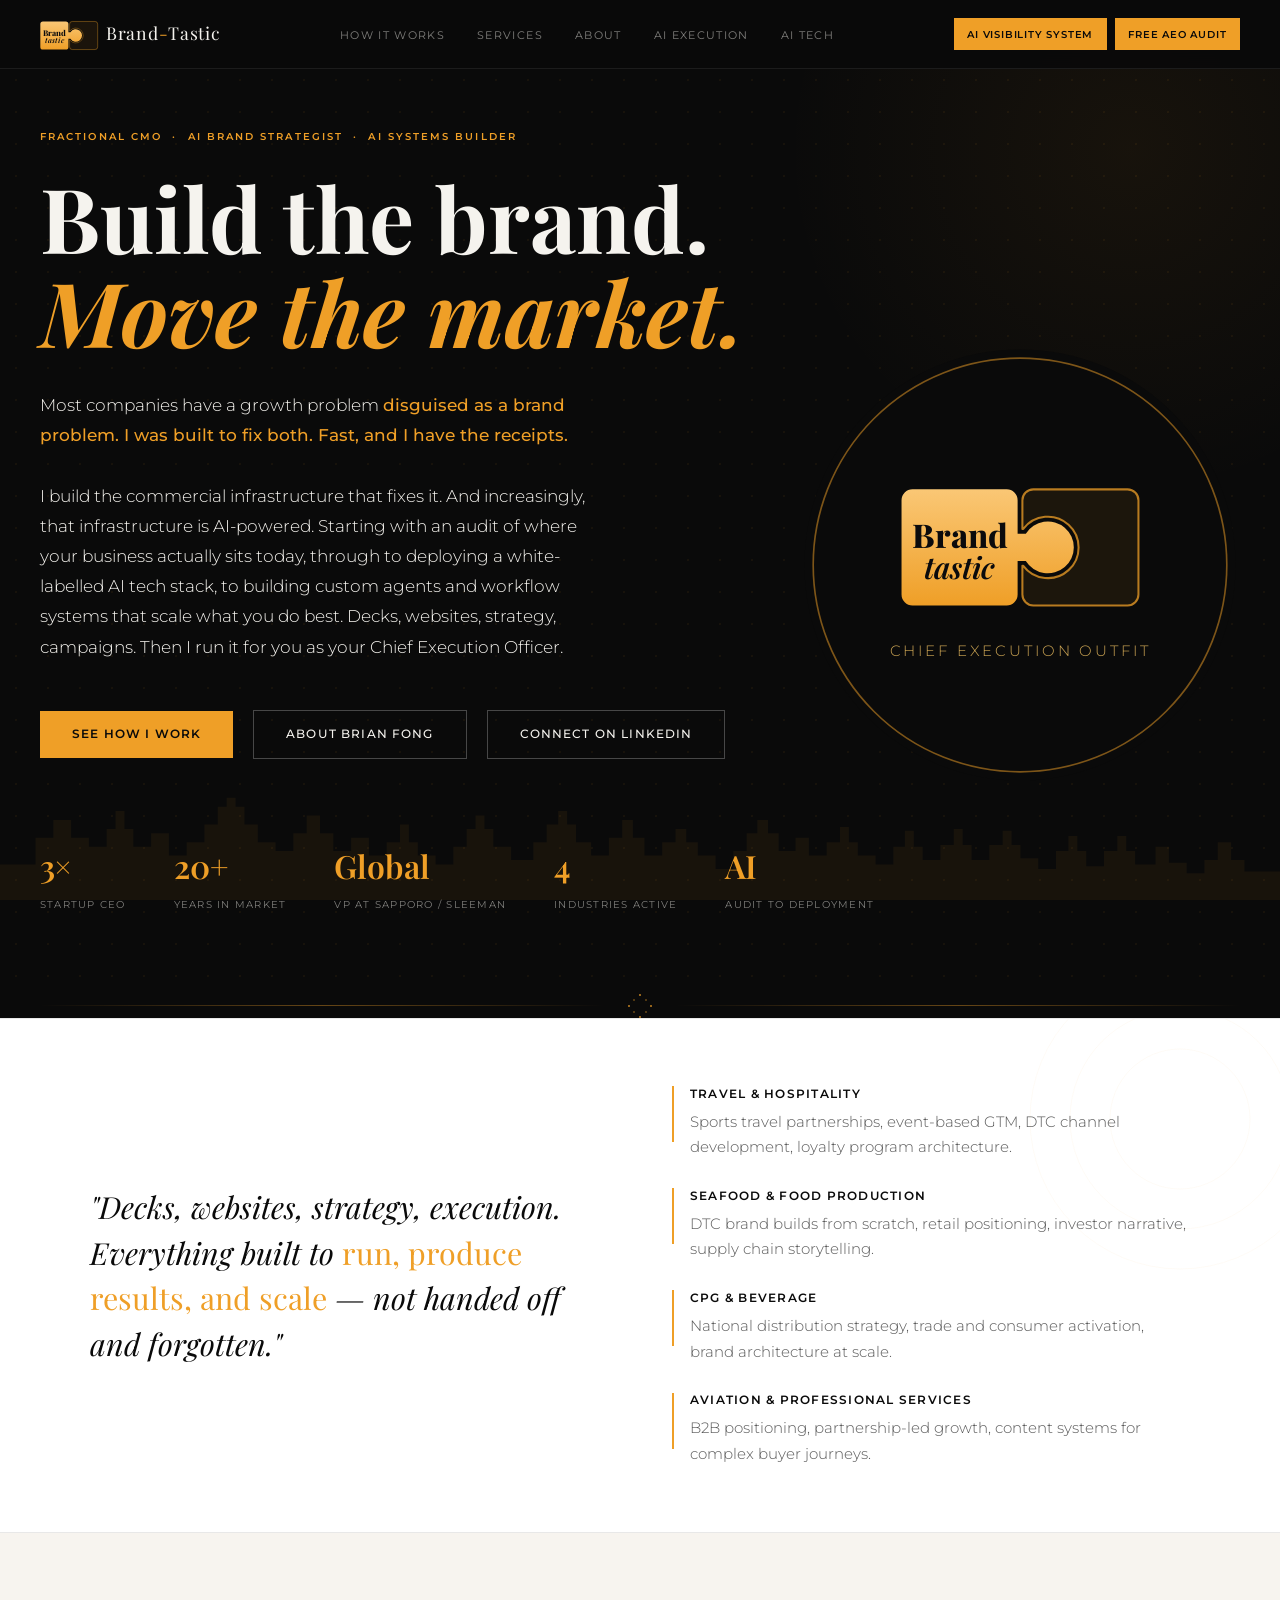
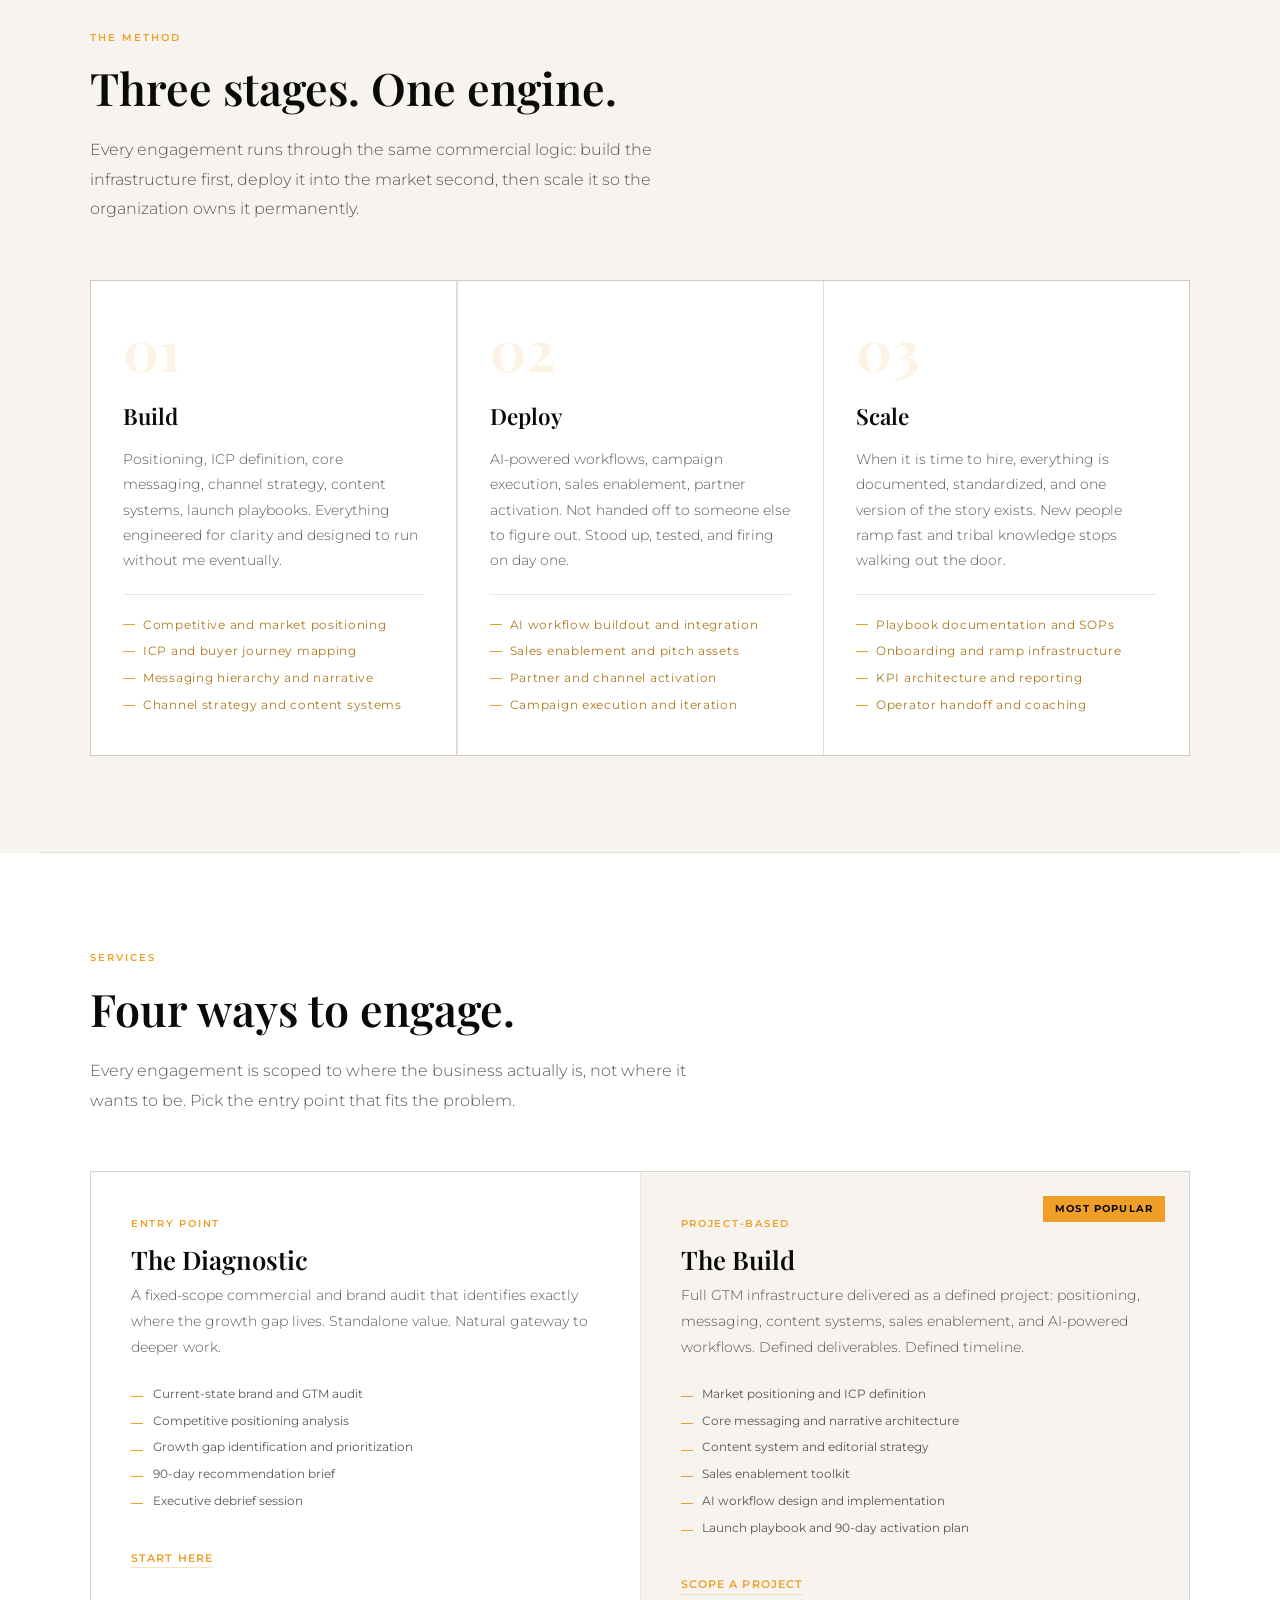
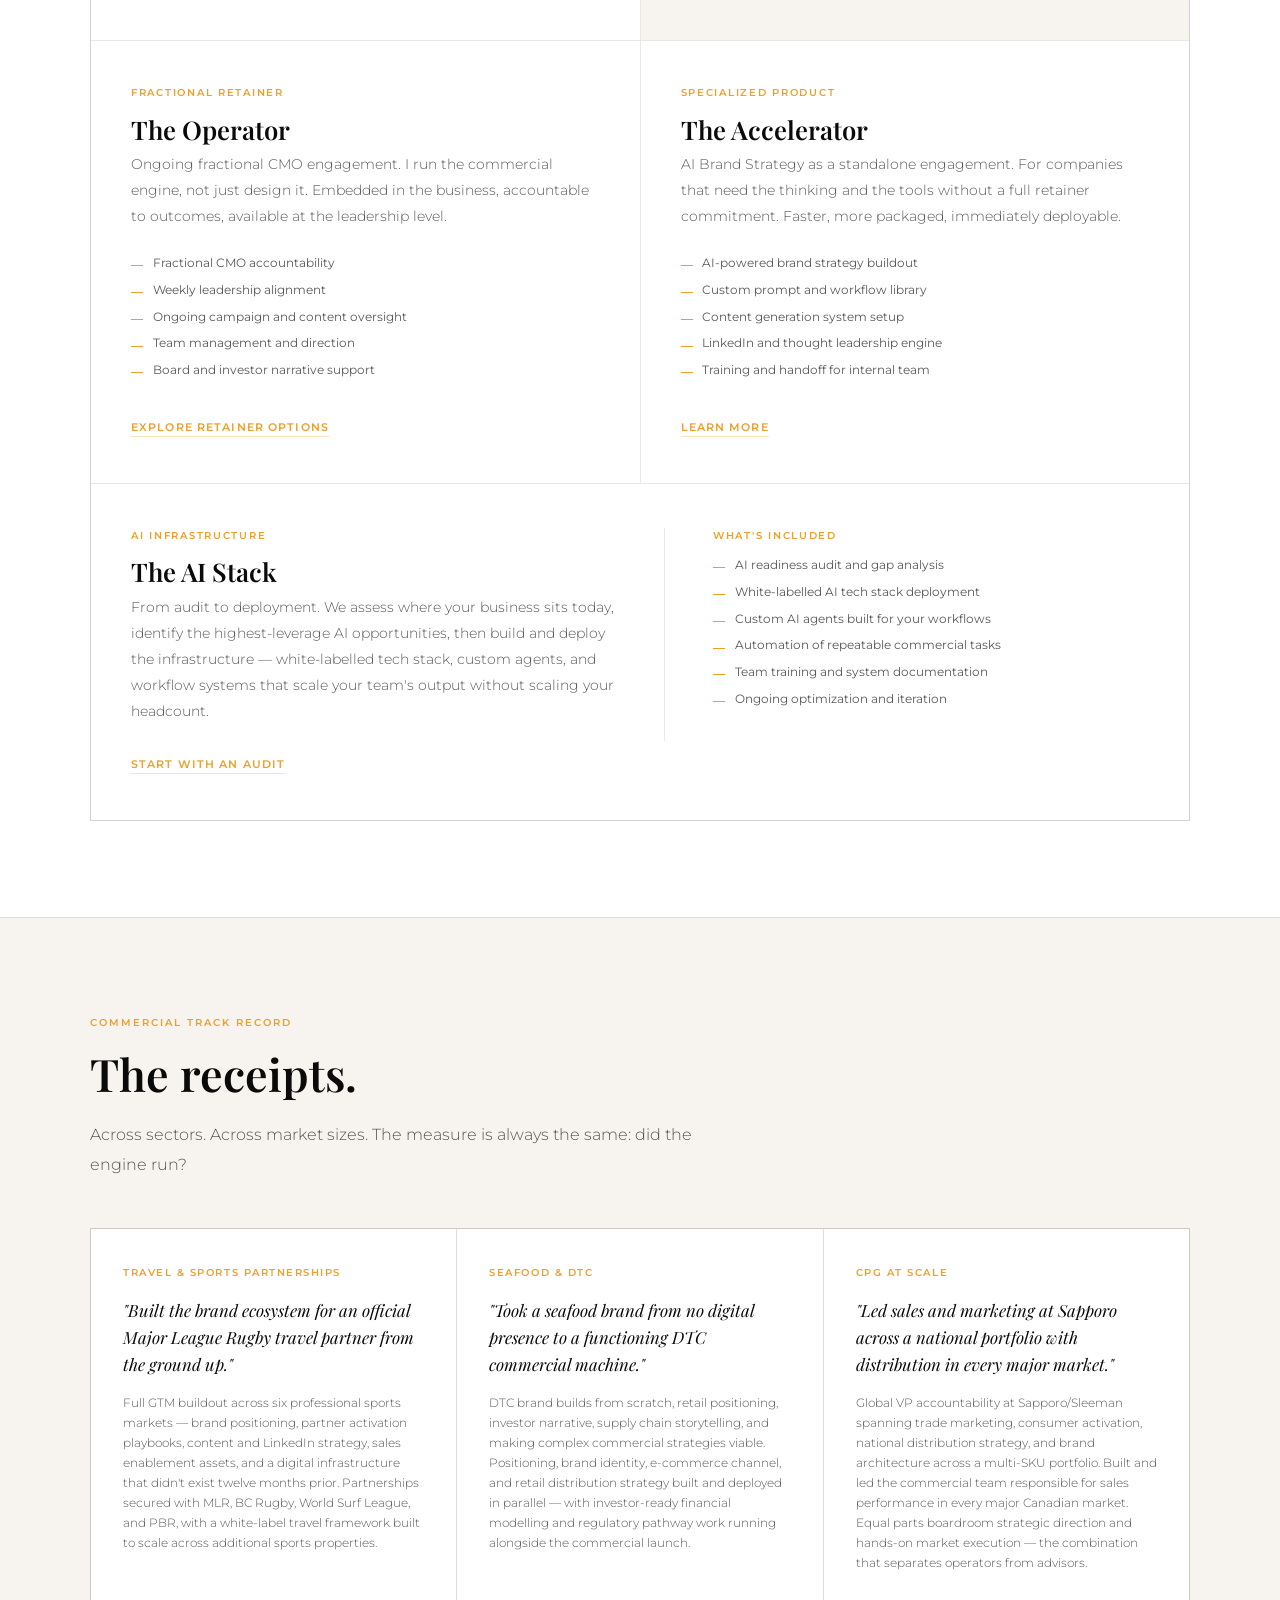
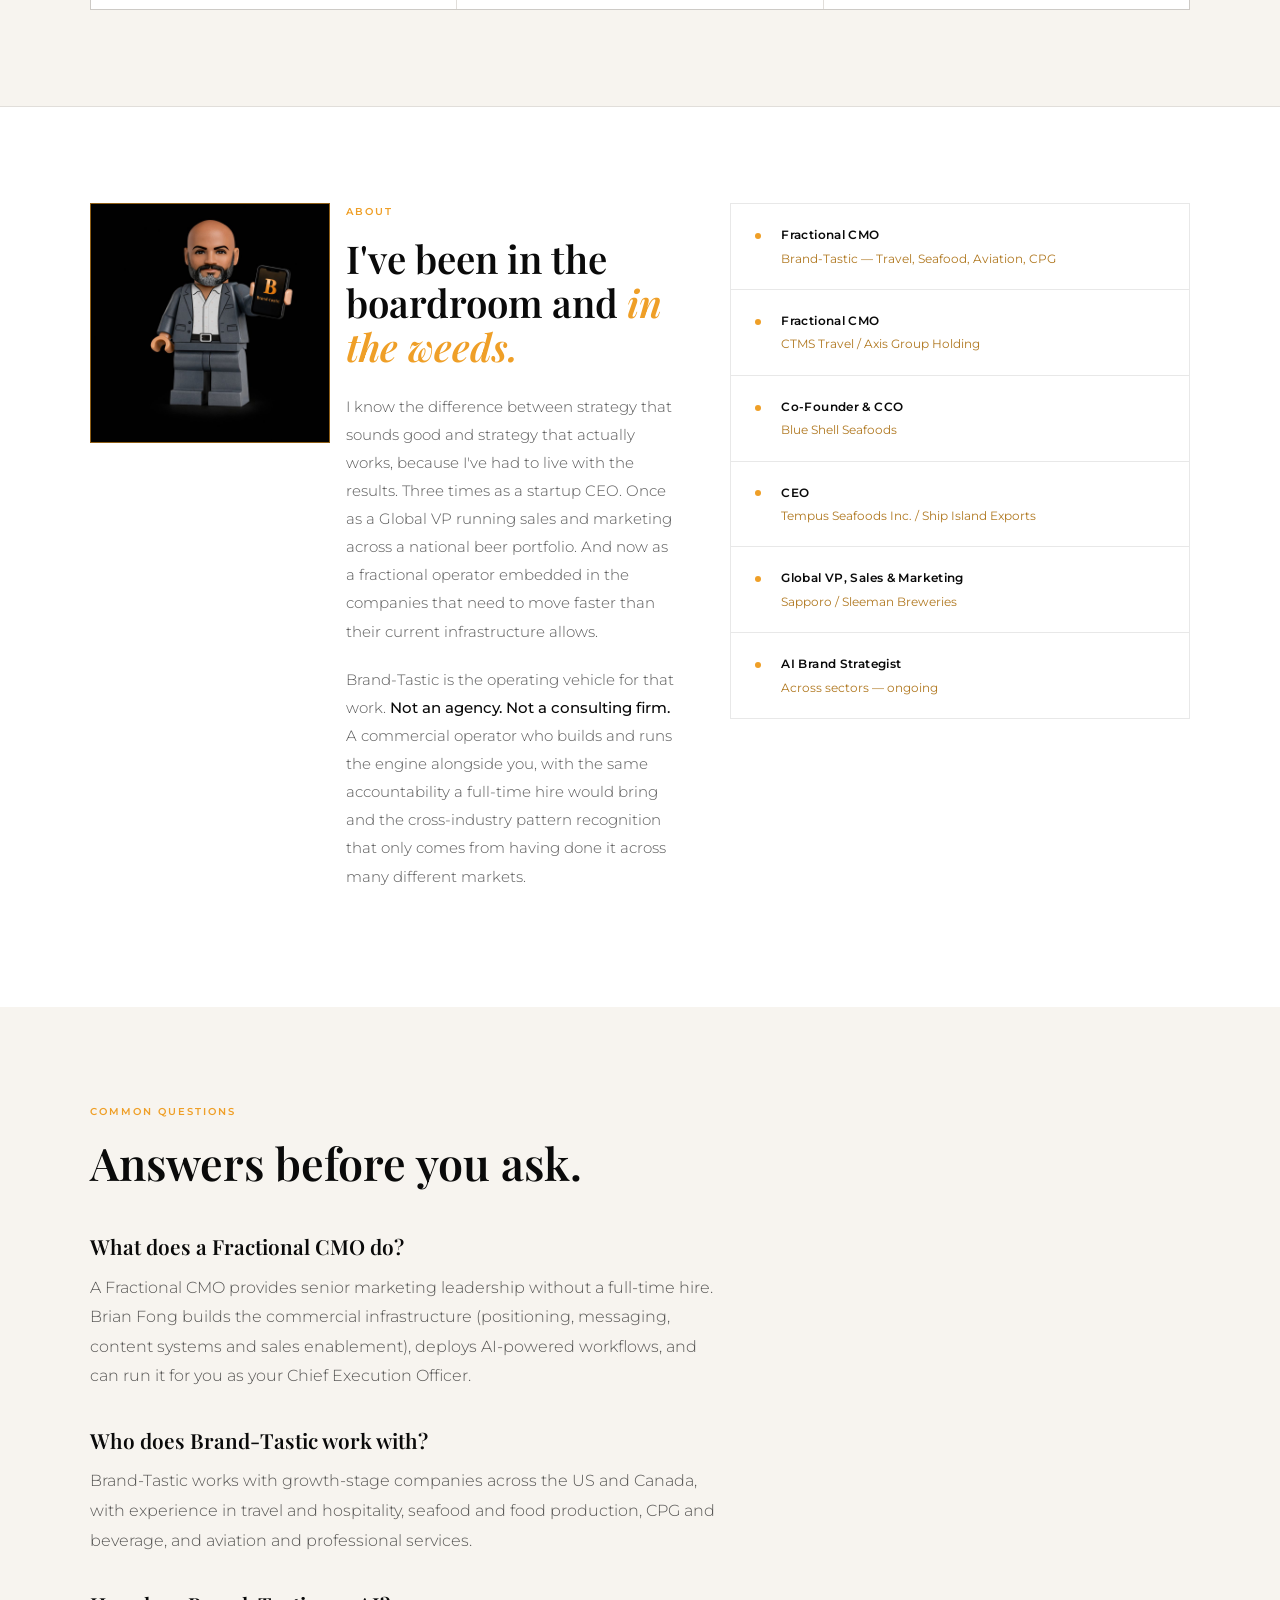
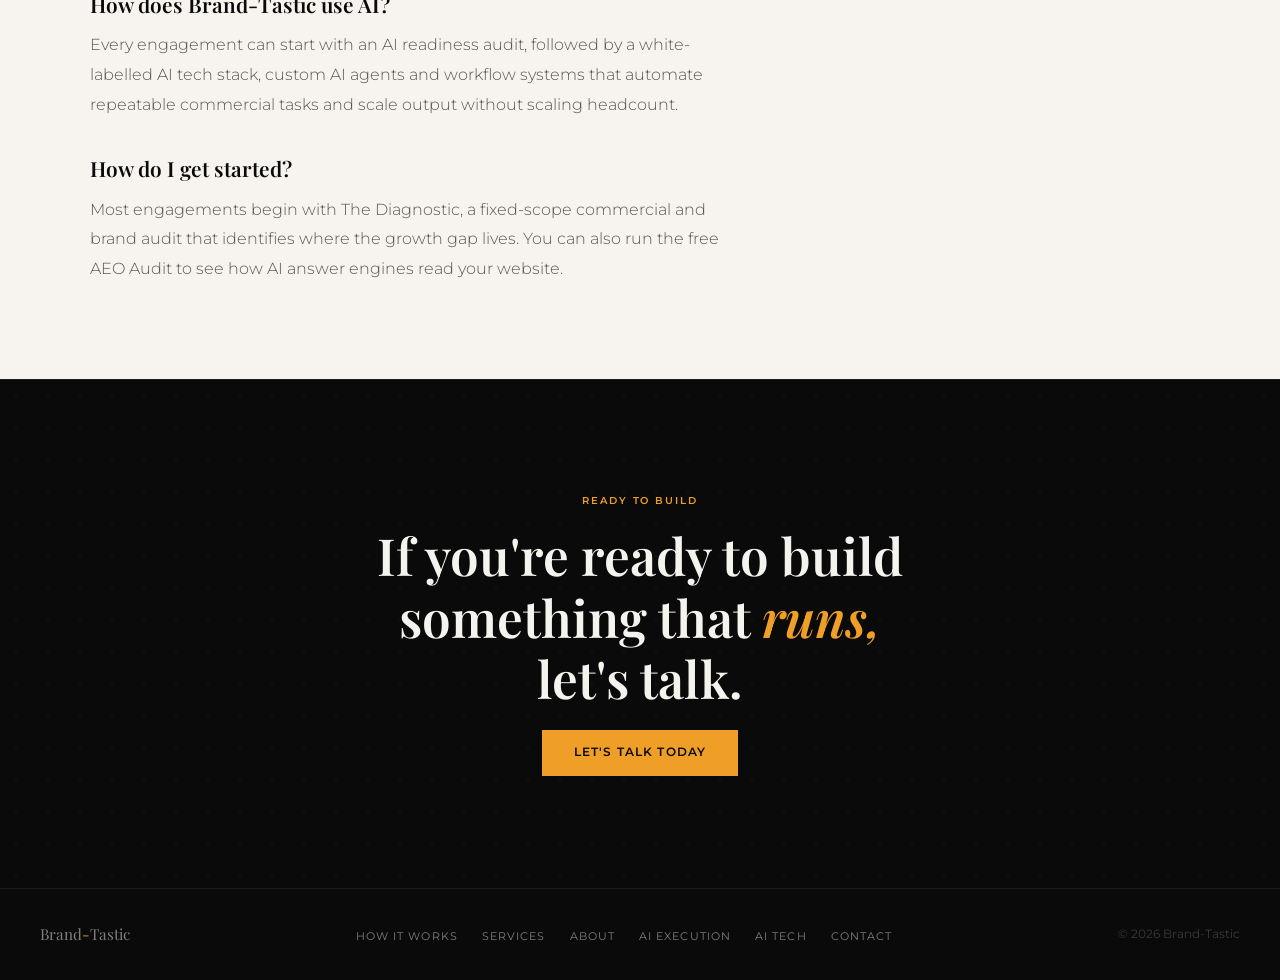
<file: index.html>
<!DOCTYPE html>
<html lang="en">
<head>
<meta charset="UTF-8">
<meta name="viewport" content="width=device-width, initial-scale=1.0">
<title>Brand-Tastic — Brian Fong | Fractional CMO & AI Brand Strategist</title>

<!-- SEO Core -->
<meta name="description" content="Brian Fong is a Fractional CMO and AI Brand Strategist for growth-stage companies in the US and Canada. Brand strategy, AI systems and commercial execution.">
<meta name="keywords" content="fractional CMO, AI brand strategist, brand strategy, marketing consultant, AI systems, fractional marketing, CMO for hire, growth marketing, US, Canada, Halifax, Vancouver">
<meta name="author" content="Brian Fong">
<meta name="robots" content="index, follow">
<link rel="canonical" href="https://brand-tastic.ca/">

<!-- Geo Targeting — US Primary, Canada Secondary -->
<meta name="geo.region" content="US">
<meta name="geo.placename" content="United States">
<meta name="geo.region" content="CA">
<meta name="ICBM" content="44.6476, -63.5728">
<meta name="DC.title" content="Brand-Tastic — Fractional CMO & AI Brand Strategist">

<!-- Open Graph -->
<meta property="og:type" content="website">
<meta property="og:url" content="https://brand-tastic.ca/">
  <meta property="og:image" content="https://brand-tastic.ca/brian-avatar.png">
  <meta property="og:image:alt" content="Brian Fong, Fractional CMO and AI Brand Strategist">
<meta property="og:title" content="Brand-Tastic — Brian Fong | Fractional CMO & AI Brand Strategist">
<meta property="og:description" content="Fractional CMO and AI Brand Strategist for growth-stage companies in the US and Canada. Strategy, systems, and execution — built to run.">
<meta property="og:site_name" content="Brand-Tastic">
<meta property="og:locale" content="en_US">
<meta property="og:locale:alternate" content="en_CA">

<!-- Twitter Card -->
<meta name="twitter:card" content="summary_large_image">
<meta name="twitter:title" content="Brand-Tastic — Brian Fong | Fractional CMO & AI Brand Strategist">
<meta name="twitter:description" content="Fractional CMO and AI Brand Strategist for growth-stage companies in the US and Canada. Strategy, systems, and execution — built to run.">
  <meta name="twitter:image" content="https://brand-tastic.ca/brian-avatar.png">

<!-- Schema.org Structured Data -->
<script type="application/ld+json">
{
  "@context": "https://schema.org",
  "@type": "ProfessionalService",
  "name": "Brand-Tastic",
  "description": "Fractional CMO and AI Brand Strategy consultancy serving growth-stage companies across the US and Canada.",
  "url": "https://brand-tastic.ca",
  "founder": {
    "@type": "Person",
    "name": "Brian Fong",
    "jobTitle": "Fractional CMO & AI Brand Strategist",
    "sameAs": "https://www.linkedin.com/in/brand-brian/"
  },
  "areaServed": [
    {"@type": "Country", "name": "United States"},
    {"@type": "Country", "name": "Canada"}
  ],
  "serviceType": ["Fractional CMO", "AI Brand Strategy", "Marketing Consulting", "AI Systems Implementation"],
  "knowsAbout": ["Brand Strategy", "AI Marketing Systems", "Fractional CMO", "Go-to-Market Strategy", "Commercial Operations"]
}
</script>
  <script type="application/ld+json">{"@context":"https://schema.org","@type":"FAQPage","mainEntity":[{"@type":"Question","name":"What does a Fractional CMO do?","acceptedAnswer":{"@type":"Answer","text":"A Fractional CMO provides senior marketing leadership without a full-time hire. Brian Fong builds the commercial infrastructure (positioning, messaging, content systems and sales enablement), deploys AI-powered workflows, and can run it for you as your Chief Execution Officer."}},{"@type":"Question","name":"Who does Brand-Tastic work with?","acceptedAnswer":{"@type":"Answer","text":"Brand-Tastic works with growth-stage companies across the US and Canada, with experience in travel and hospitality, seafood and food production, CPG and beverage, and aviation and professional services."}},{"@type":"Question","name":"How does Brand-Tastic use AI?","acceptedAnswer":{"@type":"Answer","text":"Every engagement can start with an AI readiness audit, followed by a white-labelled AI tech stack, custom AI agents and workflow systems that automate repeatable commercial tasks and scale output without scaling headcount."}},{"@type":"Question","name":"How do I get started?","acceptedAnswer":{"@type":"Answer","text":"Most engagements begin with The Diagnostic, a fixed-scope commercial and brand audit that identifies where the growth gap lives. You can also run the free AEO Audit to see how AI answer engines read your website."}}]}</script>
  <link rel="preconnect" href="https://fonts.googleapis.com">
<link rel="preconnect" href="https://fonts.gstatic.com" crossorigin>
<link href="https://fonts.googleapis.com/css2?family=Playfair+Display:ital,wght@0,400;0,600;0,700;1,400;1,600&family=Montserrat:wght@300;400;500;600&display=swap" rel="stylesheet">
<style>
  *, *::before, *::after { box-sizing: border-box; margin: 0; padding: 0; }

  :root {
    /* Dark (hero/nav/footer) */
    --near-black: #0A0A0A;
    --dark-surface: #111111;
    --dark-border: rgba(255,255,255,0.08);
    /* Light (body sections) */
    --light-bg: #F7F4EF;
    --light-surface: #FFFFFF;
    --light-surface-2: #EDE9E1;
    --light-border: rgba(10,10,10,0.09);
    /* Brand */
    --amber: #EF9F27;
    --gold: #FAC775;
    --legacy-gold: #C9A252;
    --amber-subtle: rgba(239,159,39,0.08);
    /* Text */
    --dark-text: #0A0A0A;
    --muted-text: rgba(10,10,10,0.68);
    --white: #F5F3EE;
    --white-muted: rgba(245,243,238,0.5);
    /* Typography */
    --serif: 'Playfair Display', Georgia, serif;
    --sans: 'Montserrat', sans-serif;
  }

  html { scroll-behavior: smooth; }

  body {
    background: var(--light-bg);
    color: var(--dark-text);
    font-family: var(--sans);
    font-weight: 400;
    line-height: 1.7;
    -webkit-font-smoothing: antialiased;
  }

  /* ── NAV ── */
  nav {
    position: fixed;
    top: 0; left: 0; right: 0;
    z-index: 100;
    padding: 1.1rem 2.5rem;
    display: flex;
    justify-content: space-between;
    align-items: center;
    background: rgba(10,10,10,0.95);
    backdrop-filter: blur(12px);
    border-bottom: 1px solid var(--dark-border);
  }
  .nav-logo {
    font-family: var(--serif);
    font-size: 1.1rem;
    letter-spacing: 0.04em;
    color: var(--white);
    text-decoration: none;
  }
  .nav-logo span { color: var(--amber); }
  .nav-links {
    display: flex;
    gap: 2rem;
    list-style: none;
  }
  .nav-links a {
    font-size: 0.7rem;
    letter-spacing: 0.12em;
    text-transform: uppercase;
    color: var(--white-muted);
    text-decoration: none;
    transition: color 0.2s;
  }
  .nav-links a:hover { color: var(--white); }
  .nav-cta {
    font-size: 0.7rem;
    letter-spacing: 0.1em;
    text-transform: uppercase;
    color: var(--near-black);
    background: var(--amber);
    padding: 0.55rem 1.25rem;
    text-decoration: none;
    font-weight: 600;
    transition: background 0.2s;
  }
  .nav-cta:hover { background: var(--gold); }

  /* Mobile nav toggle */
  .nav-hamburger {
    display: none;
    flex-direction: column;
    gap: 5px;
    cursor: pointer;
    padding: 4px;
  }
  .nav-hamburger span {
    display: block;
    width: 22px;
    height: 2px;
    background: var(--white);
    transition: all 0.25s;
  }
  .nav-mobile {
    display: none;
    position: fixed;
    top: 57px; left: 0; right: 0;
    background: rgba(10,10,10,0.98);
    border-bottom: 1px solid var(--dark-border);
    padding: 1.5rem 2rem;
    flex-direction: column;
    gap: 1.25rem;
    z-index: 99;
  }
  .nav-mobile.open { display: flex; }
  .nav-mobile a {
    font-size: 0.75rem;
    letter-spacing: 0.12em;
    text-transform: uppercase;
    color: var(--white-muted);
    text-decoration: none;
  }

  /* ── HERO (DARK) ── */
  .hero {
    background: var(--near-black);
    color: var(--white);
    min-height: 100vh;
    display: flex;
    flex-direction: column;
    justify-content: center;
    padding: 8rem 2.5rem 5rem;
    position: relative;
    overflow: hidden;
  }
  .hero::before {
    content: '';
    position: absolute;
    top: -200px; right: -200px;
    width: 700px; height: 700px;
    background: radial-gradient(circle, rgba(239,159,39,0.06) 0%, transparent 70%);
    pointer-events: none;
  }
  .hero::after {
    content: '';
    position: absolute;
    inset: 0;
    background-image: radial-gradient(rgba(239,159,39,0.06) 1px, transparent 1px);
    background-size: 32px 32px;
    pointer-events: none;
    z-index: 0;
  }
  .hero-layout {
    position: relative;
    z-index: 1;
    display: grid;
    grid-template-columns: 1fr;
    gap: 3rem;
    align-items: center;
    max-width: 1200px;
  }
  .hero-logo-above-skyline {
    position: absolute;
    bottom: 115px;
    right: 2.5rem;
    z-index: 2;
    pointer-events: none;
  }
  .hero-logo-img { display: block; }
  .hero-eyebrow {
    font-size: 0.65rem;
    letter-spacing: 0.2em;
    text-transform: uppercase;
    color: var(--amber);
    margin-bottom: 1.5rem;
    font-weight: 600;
  }
  .hero-headline {
    font-family: var(--serif);
    font-size: clamp(3rem, 7vw, 6rem);
    font-weight: 700;
    line-height: 1.05;
    max-width: 14ch;
    margin-bottom: 2rem;
    color: var(--white);
  }
  .hero-headline em { font-style: italic; color: var(--amber); }
  .hero-sub {
    font-size: 1.05rem;
    color: var(--white);
    max-width: 52ch;
    line-height: 1.8;
    margin-bottom: 3rem;
    font-weight: 300;
  }
  .hero-sub strong { color: var(--amber); font-weight: 500; }
  .hero-actions {
    display: flex;
    gap: 1.25rem;
    align-items: center;
    flex-wrap: wrap;
  }
  .hero-credentials {
    margin-top: 5rem;
    display: flex;
    gap: 3rem;
    flex-wrap: wrap;
  }
  .credential { display: flex; flex-direction: column; gap: 0.2rem; }
  .credential-num {
    font-family: var(--serif);
    font-size: 2rem;
    font-weight: 600;
    color: var(--amber);
  }
  .credential-label {
    font-size: 0.65rem;
    letter-spacing: 0.12em;
    text-transform: uppercase;
    color: var(--white-muted);
  }


  /* ── BUTTONS ── */
  .btn-primary {
    display: inline-block;
    padding: 0.85rem 2rem;
    background: var(--amber);
    color: var(--near-black);
    font-size: 0.72rem;
    font-weight: 600;
    letter-spacing: 0.1em;
    text-transform: uppercase;
    text-decoration: none;
    transition: background 0.2s;
  }
  .btn-primary:hover { background: var(--gold); }
  .btn-ghost {
    display: inline-block;
    padding: 0.85rem 2rem;
    border: 1px solid rgba(255,255,255,0.25);
    color: var(--white);
    font-size: 0.72rem;
    font-weight: 500;
    letter-spacing: 0.1em;
    text-transform: uppercase;
    text-decoration: none;
    transition: border-color 0.2s, color 0.2s;
  }
  .btn-ghost:hover { border-color: var(--amber); color: var(--amber); }
  .btn-primary-dark {
    display: inline-block;
    padding: 0.85rem 2rem;
    background: var(--amber);
    color: var(--near-black);
    font-size: 0.72rem;
    font-weight: 600;
    letter-spacing: 0.1em;
    text-transform: uppercase;
    text-decoration: none;
    transition: background 0.2s;
  }
  .btn-primary-dark:hover { background: var(--gold); }
  .btn-ghost-dark {
    display: inline-block;
    padding: 0.85rem 2rem;
    border: 1px solid rgba(10,10,10,0.2);
    color: var(--dark-text);
    font-size: 0.72rem;
    font-weight: 500;
    letter-spacing: 0.1em;
    text-transform: uppercase;
    text-decoration: none;
    transition: border-color 0.2s, color 0.2s;
  }
  .btn-ghost-dark:hover { border-color: var(--amber); color: var(--amber); }

  /* ── SHARED SECTION ── */
  section { padding: 6rem 2.5rem; }
  .section-inner { max-width: 1100px; margin: 0 auto; }
  .section-tag {
    font-size: 0.62rem;
    letter-spacing: 0.2em;
    text-transform: uppercase;
    color: var(--amber);
    font-weight: 600;
    margin-bottom: 1rem;
  }
  .section-title {
    font-family: var(--serif);
    font-size: clamp(1.8rem, 3.5vw, 2.8rem);
    font-weight: 600;
    line-height: 1.2;
    margin-bottom: 1.25rem;
    color: var(--dark-text);
  }
  .section-body {
    font-size: 1rem;
    color: var(--muted-text);
    max-width: 58ch;
    line-height: 1.85;
    font-weight: 300;
  }

  /* ── DECORATIVE RULE ── */
  .deco-rule {
    padding: 0 2.5rem;
    display: flex;
    align-items: center;
    gap: 1.5rem;
    background: var(--light-bg);
  }
  .deco-rule-line {
    height: 1px;
    flex: 1;
    background: linear-gradient(90deg, transparent, rgba(239,159,39,0.3), transparent);
  }

  /* ── CONTEXT STRIP (LIGHT) ── */
  .context-strip {
    background: var(--light-surface);
    padding: 4rem 2.5rem;
    border-top: 1px solid var(--light-border);
    border-bottom: 1px solid var(--light-border);
    position: relative;
    overflow: hidden;
  }
  .context-inner {
    max-width: 1100px;
    margin: 0 auto;
    display: grid;
    grid-template-columns: 1fr 1fr;
    gap: 4rem;
    align-items: center;
    position: relative;
    z-index: 1;
  }
  .context-quote {
    font-family: var(--serif);
    font-size: clamp(1.3rem, 2.5vw, 1.9rem);
    font-weight: 400;
    font-style: italic;
    line-height: 1.5;
    color: var(--dark-text);
  }
  .context-quote em { color: var(--amber); font-style: normal; }
  .context-points { display: flex; flex-direction: column; gap: 1.5rem; }
  .context-point { display: flex; gap: 1rem; align-items: flex-start; }
  .context-point-marker {
    width: 2px;
    height: 100%;
    min-height: 3.5rem;
    background: var(--amber);
    flex-shrink: 0;
    margin-top: 0.2rem;
  }
  .context-point-text {
    font-size: 0.92rem;
    color: var(--muted-text);
    line-height: 1.75;
    font-weight: 300;
  }
  .context-point-text strong {
    display: block;
    font-size: 0.78rem;
    letter-spacing: 0.1em;
    text-transform: uppercase;
    color: var(--dark-text);
    font-weight: 600;
    margin-bottom: 0.3rem;
  }

  /* ── METHOD (LIGHT BG) ── */
  .method-section { background: var(--light-bg); }
  .method-grid {
    display: grid;
    grid-template-columns: repeat(3, 1fr);
    gap: 1.5px;
    margin-top: 3.5rem;
    border: 1.5px solid var(--light-border);
    background: var(--light-border);
  }
  .method-cell {
    padding: 2.5rem 2rem;
    background: var(--light-surface);
    position: relative;
  }
  .method-num {
    font-family: var(--serif);
    font-size: 3.5rem;
    font-weight: 700;
    color: rgba(239,159,39,0.12);
    line-height: 1;
    margin-bottom: 1.25rem;
  }
  .method-title {
    font-family: var(--serif);
    font-size: 1.4rem;
    font-weight: 600;
    margin-bottom: 0.75rem;
    color: var(--dark-text);
  }
  .method-body {
    font-size: 0.88rem;
    color: var(--muted-text);
    line-height: 1.8;
    font-weight: 300;
  }
  .method-detail {
    margin-top: 1.25rem;
    padding-top: 1.25rem;
    border-top: 1px solid var(--light-border);
    display: flex;
    flex-direction: column;
    gap: 0.4rem;
  }
  .method-detail-item {
    font-size: 0.75rem;
    letter-spacing: 0.06em;
    color: #B07820;
    display: flex;
    align-items: center;
    gap: 0.5rem;
  }
  .method-detail-item::before {
    content: '';
    display: inline-block;
    width: 12px;
    height: 1px;
    background: var(--amber);
    flex-shrink: 0;
  }
  .divider {
    border: none;
    border-top: 1px solid var(--light-border);
    margin: 0 2.5rem;
  }

  /* ── SERVICES (WHITE) ── */
  .services-section { background: var(--light-surface); }
  .services-header { max-width: 1100px; margin: 0 auto 3.5rem; }
  .services-grid {
    max-width: 1100px;
    margin: 0 auto;
    display: grid;
    grid-template-columns: repeat(2, 1fr);
    gap: 1px;
    border: 1px solid var(--light-border);
    background: var(--light-border);
  }
  .services-grid > .service-card:last-child:nth-child(odd) {
    grid-column: 1 / -1;
  }
  .service-card-landscape {
    display: grid;
    grid-template-columns: 1fr 1fr;
    gap: 3rem;
    align-items: start;
  }
  .service-card-landscape .service-card-left {}
  .service-card-landscape .service-card-right {
    border-left: 1px solid var(--light-border);
    padding-left: 3rem;
  }
  .service-card {
    background: var(--light-surface);
    padding: 2.75rem 2.5rem;
    position: relative;
    overflow: hidden;
    transition: background 0.25s;
  }
  .service-card:hover { background: var(--light-bg); }
  .service-card.featured { background: var(--light-bg); }
  .service-card.featured::before {
    content: 'Most Popular';
    position: absolute;
    top: 1.5rem; right: 1.5rem;
    font-size: 0.6rem;
    letter-spacing: 0.12em;
    text-transform: uppercase;
    background: var(--amber);
    color: var(--near-black);
    padding: 0.3rem 0.75rem;
    font-weight: 700;
  }
  .service-tag {
    font-size: 0.6rem;
    letter-spacing: 0.18em;
    text-transform: uppercase;
    color: var(--amber);
    font-weight: 600;
    margin-bottom: 0.75rem;
  }
  .service-name {
    font-family: var(--serif);
    font-size: 1.6rem;
    font-weight: 600;
    margin-bottom: 0.5rem;
    line-height: 1.2;
    color: var(--dark-text);
  }
  .service-price {
    font-size: 0.72rem;
    color: #B07820;
    letter-spacing: 0.06em;
    margin-bottom: 1.25rem;
    font-weight: 500;
  }
  .service-desc {
    font-size: 0.9rem;
    color: var(--muted-text);
    line-height: 1.8;
    margin-bottom: 1.5rem;
    font-weight: 300;
  }
  .service-includes {
    list-style: none;
    display: flex;
    flex-direction: column;
    gap: 0.5rem;
    margin-bottom: 2rem;
  }
  .service-includes li {
    font-size: 0.78rem;
    color: var(--muted-text);
    display: flex;
    align-items: flex-start;
    gap: 0.6rem;
    line-height: 1.5;
  }
  .service-includes li::before {
    content: '';
    width: 12px;
    height: 1px;
    background: var(--amber);
    flex-shrink: 0;
    margin-top: 0.7rem;
  }
  .service-link {
    font-size: 0.7rem;
    letter-spacing: 0.1em;
    text-transform: uppercase;
    color: var(--amber);
    text-decoration: none;
    font-weight: 600;
    border-bottom: 1px solid rgba(239,159,39,0.3);
    padding-bottom: 0.15rem;
    transition: border-color 0.2s;
  }
  .service-link:hover { border-color: var(--amber); }

  /* ── PROOF (LIGHT BG) ── */
  .proof-section {
    background: var(--light-bg);
    border-top: 1px solid var(--light-border);
    border-bottom: 1px solid var(--light-border);
    padding: 6rem 2.5rem;
  }
  .proof-inner { max-width: 1100px; margin: 0 auto; }
  .proof-grid {
    display: grid;
    grid-template-columns: repeat(3, 1fr);
    gap: 1px;
    background: var(--light-border);
    border: 1px solid var(--light-border);
    margin-top: 3rem;
  }
  .proof-card {
    background: var(--light-surface);
    padding: 2.25rem 2rem;
  }
  .proof-industry {
    font-size: 0.6rem;
    letter-spacing: 0.16em;
    text-transform: uppercase;
    color: var(--amber);
    font-weight: 600;
    margin-bottom: 1rem;
  }
  .proof-statement {
    font-family: var(--serif);
    font-size: 1.05rem;
    font-weight: 400;
    font-style: italic;
    color: var(--dark-text);
    line-height: 1.6;
    margin-bottom: 1rem;
  }
  .proof-outcome {
    font-size: 0.78rem;
    color: var(--muted-text);
    font-weight: 300;
    line-height: 1.6;
  }

  /* ── ABOUT (WHITE) ── */
  .about-section { background: var(--light-surface); }
  .about-inner {
    max-width: 1100px;
    margin: 0 auto;
    display: grid;
    grid-template-columns: 200px 1fr 1.4fr;
    gap: 3.5rem;
    align-items: start;
  }
  .about-photo-col { width: 240px; flex-shrink: 0; }
  .about-photo-frame { position: relative; display: inline-block; line-height: 0; }
  .about-photo {
    display: block;
    width: 100%;
    height: auto;
    aspect-ratio: 1/1;
    object-fit: cover;
  }
  .about-photo-border {
    position: absolute;
    inset: 0;
    border: 1px solid rgba(239,159,39,0.6);
    pointer-events: none;
  }
  .about-left {}
  .about-title {
    font-family: var(--serif);
    font-size: clamp(1.6rem, 3vw, 2.4rem);
    font-weight: 600;
    line-height: 1.15;
    margin-bottom: 1.5rem;
    color: var(--dark-text);
  }
  .about-title em { font-style: italic; color: var(--amber); }
  .about-body {
    font-size: 0.95rem;
    color: var(--muted-text);
    line-height: 1.85;
    font-weight: 300;
    margin-bottom: 1.25rem;
  }
  .about-body strong { color: var(--dark-text); font-weight: 500; }
  .about-right {
    display: flex;
    flex-direction: column;
    gap: 0;
    border: 1px solid var(--light-border);
  }
  .tenure-item {
    padding: 1.25rem 1.5rem;
    border-bottom: 1px solid var(--light-border);
    display: flex;
    gap: 1.25rem;
    align-items: flex-start;
  }
  .tenure-item:last-child { border-bottom: none; }
  .tenure-dot {
    width: 6px;
    height: 6px;
    border-radius: 50%;
    background: var(--amber);
    flex-shrink: 0;
    margin-top: 0.55rem;
  }
  .tenure-role {
    font-size: 0.78rem;
    font-weight: 600;
    color: var(--dark-text);
    letter-spacing: 0.03em;
    margin-bottom: 0.2rem;
  }
  .tenure-org { font-size: 0.75rem; color: #B07820; }

  /* ── CTA (DARK) ── */
  .cta-section {
    background: var(--near-black);
    border-top: 1px solid var(--dark-border);
    text-align: center;
    padding: 7rem 2.5rem;
    position: relative;
    overflow: hidden;
  }
  .cta-section::before {
    content: '';
    position: absolute;
    inset: 0;
    background-image: radial-gradient(rgba(239,159,39,0.05) 1px, transparent 1px);
    background-size: 32px 32px;
    pointer-events: none;
  }
  .cta-inner { max-width: 700px; margin: 0 auto; position: relative; z-index: 1; }
  .cta-title {
    font-family: var(--serif);
    font-size: clamp(2rem, 4vw, 3.2rem);
    font-weight: 600;
    line-height: 1.2;
    margin-bottom: 1.25rem;
    color: var(--white);
  }
  .cta-title em { font-style: italic; color: var(--amber); }
  .cta-body {
    font-size: 1rem;
    color: var(--white-muted);
    line-height: 1.8;
    margin-bottom: 2.5rem;
    font-weight: 300;
  }
  .cta-actions {
    display: flex;
    gap: 1rem;
    justify-content: center;
    flex-wrap: wrap;
  }

  /* ── FOOTER (DARK) ── */
  footer {
    background: var(--near-black);
    border-top: 1px solid var(--dark-border);
    padding: 2rem 2.5rem;
    display: flex;
    justify-content: space-between;
    align-items: center;
    flex-wrap: wrap;
    gap: 1rem;
  }
  .footer-logo { font-family: var(--serif); font-size: 0.95rem; color: var(--white-muted); }
  .footer-logo span { color: var(--amber); }
  .footer-links { display: flex; gap: 1.5rem; list-style: none; }
  .footer-links a {
    font-size: 0.68rem;
    letter-spacing: 0.1em;
    text-transform: uppercase;
    color: var(--white-muted);
    text-decoration: none;
    transition: color 0.2s;
  }
  .footer-links a:hover { color: var(--white); }
  .footer-copy {
    font-size: 0.72rem;
    color: rgba(245,243,238,0.25);
    letter-spacing: 0.04em;
  }

  /* ── SILHOUETTE DECORATIONS ── */
  .silhouette-wrap {
    position: absolute;
    pointer-events: none;
    user-select: none;
  }

  /* ── ANIMATIONS ── */
  @keyframes fadeUp {
    from { opacity: 0; transform: translateY(24px); }
    to { opacity: 1; transform: translateY(0); }
  }
  .hero-eyebrow { animation: fadeUp 0.6s ease both; }
  .hero-headline { animation: fadeUp 0.6s 0.1s ease both; }
  .hero-sub { animation: fadeUp 0.6s 0.2s ease both; }
  .hero-actions { animation: fadeUp 0.6s 0.3s ease both; }
  .hero-credentials { animation: fadeUp 0.6s 0.4s ease both; }

  /* ── RESPONSIVE ── */
  @media (max-width: 960px) {
    nav { padding: 1rem 1.5rem; }
    .nav-links, .nav-cta { display: none; }
    .nav-hamburger { display: flex; }
    section { padding: 4rem 1.5rem; }
    .hero { padding: 7rem 1.5rem 4rem; }
    .hero-layout { grid-template-columns: 1fr; }
    .hero-logo-above-skyline { display: none; }
    .hero-credentials { gap: 2rem; }
    .context-inner { grid-template-columns: 1fr; gap: 2.5rem; }
    .method-grid { grid-template-columns: 1fr; }
    .services-grid { grid-template-columns: 1fr; }
    .service-card-landscape { grid-template-columns: 1fr; gap: 2rem; }
    .service-card-landscape .service-card-right { border-left: none; padding-left: 0; border-top: 1px solid var(--light-border); padding-top: 2rem; }
    .proof-grid { grid-template-columns: 1fr; }
    .about-inner { grid-template-columns: 1fr; gap: 2rem; }
    .about-photo-col { width: 140px; }
    .footer { flex-direction: column; text-align: center; }
    .divider { margin: 0 1.5rem; }
    .deco-rule { padding: 0 1.5rem; }
    .proof-section { padding: 4rem 1.5rem; }
    .cta-section { padding: 5rem 1.5rem; }
  }
  @media (max-width: 600px) {
    .hero-credentials { flex-wrap: wrap; gap: 1.5rem; }
    .credential-num { font-size: 1.6rem; }
    .services-grid { grid-template-columns: 1fr; }
    .service-card-landscape { grid-template-columns: 1fr; gap: 2rem; }
    .service-card-landscape .service-card-right { border-left: none; padding-left: 0; border-top: 1px solid var(--light-border); padding-top: 2rem; }
    .hero-headline { font-size: clamp(2.4rem, 10vw, 3.5rem); }
    .hero-actions { flex-direction: column; align-items: flex-start; gap: 0.75rem; }
    .btn-primary, .btn-ghost, .btn-primary-dark, .btn-ghost-dark { width: 100%; text-align: center; }
    .cta-actions { flex-direction: column; align-items: center; }
    .footer-links { flex-wrap: wrap; justify-content: center; gap: 1rem; }
    .about-inner { grid-template-columns: 1fr; }
  }
  /* ── PORTALS ── */
  .portals-section { background: var(--light-bg); border-top: 1px solid var(--light-border); }
  .portals-grid {
    display: grid;
    grid-template-columns: repeat(3, 1fr);
    gap: 1.5rem;
    margin-top: 3.5rem;
  }
  .portal-card {
    background: var(--light-surface);
    border: 1px solid var(--light-border);
    display: flex;
    flex-direction: column;
    text-decoration: none;
    color: inherit;
    transition: border-color 0.25s, box-shadow 0.25s;
    overflow: hidden;
  }
  .portal-card:hover {
    border-color: rgba(239,159,39,0.4);
    box-shadow: 0 4px 24px rgba(239,159,39,0.08);
  }
  .portal-thumb {
    width: 100%;
    height: 140px;
    display: flex;
    align-items: center;
    justify-content: center;
    position: relative;
  }
  .portal-thumb-inner {
    display: flex;
    flex-direction: column;
    align-items: center;
    gap: 0.5rem;
  }
  .portal-thumb-label {
    font-family: var(--serif);
    font-size: 2.2rem;
    font-weight: 700;
    color: rgba(255,255,255,0.15);
    letter-spacing: 0.1em;
  }
  .portal-info { padding: 1.5rem; flex: 1; display: flex; flex-direction: column; gap: 0.5rem; }
  .portal-tag {
    font-size: 0.6rem;
    letter-spacing: 0.18em;
    text-transform: uppercase;
    color: var(--amber);
    font-weight: 600;
  }
  .portal-name {
    font-family: var(--serif);
    font-size: 1.15rem;
    font-weight: 600;
    color: var(--dark-text);
    line-height: 1.25;
  }
  .portal-desc {
    font-size: 0.82rem;
    color: var(--muted-text);
    line-height: 1.75;
    font-weight: 300;
    flex: 1;
    margin-top: 0.25rem;
  }
  .portal-link {
    font-size: 0.7rem;
    letter-spacing: 0.1em;
    text-transform: uppercase;
    color: var(--amber);
    font-weight: 600;
    margin-top: 0.75rem;
    display: inline-block;
  }
  .portal-link-static { color: var(--legacy-gold); }
  @media (max-width: 960px) {
    .portals-grid { grid-template-columns: repeat(2, 1fr); }
  }
  @media (max-width: 600px) {
    .portals-grid { grid-template-columns: 1fr; }
  }

  /* ── SITE NAV ── */
  .site-nav {
    position: fixed;
    top: 0; left: 0; right: 0;
    z-index: 100;
    padding: 1.1rem 2.5rem;
    display: flex;
    justify-content: space-between;
    align-items: center;
    background: rgba(10,10,10,0.95);
    backdrop-filter: blur(12px);
    border-bottom: 1px solid rgba(255,255,255,0.08);
    font-family: 'Montserrat', sans-serif;
  }
  .site-nav-logo {
    font-family: 'Playfair Display', Georgia, serif;
    font-size: 1.1rem;
    letter-spacing: 0.04em;
    color: #F5F3EE;
    text-decoration: none;
  }
  .site-nav-logo span { color: #EF9F27; }
  .site-nav-links {
    display: flex;
    gap: 2rem;
    list-style: none;
  }
  .site-nav-links a {
    font-size: 0.7rem;
    letter-spacing: 0.12em;
    text-transform: uppercase;
    color: rgba(245,243,238,0.5);
    text-decoration: none;
    transition: color 0.2s;
  }
  .site-nav-links a:hover { color: #F5F3EE; }
  .site-nav-links a.active { color: #F5F3EE; border-bottom: 1px solid #EF9F27; padding-bottom: 2px; }
  .site-nav-cta {
    font-size: 0.7rem;
    letter-spacing: 0.1em;
    text-transform: uppercase;
    color: #0A0A0A;
    background: #EF9F27;
    padding: 0.55rem 1.25rem;
    text-decoration: none;
    font-weight: 600;
    transition: background 0.2s;
  }
  .site-nav-cta:hover { background: #FAC775; }
  .site-nav-ctas { display: flex; gap: 0.5rem; align-items: center; }
  .site-nav-ctas .site-nav-cta { font-size: 0.62rem; letter-spacing: 0.08em; padding: 0.5rem 0.85rem; white-space: nowrap; }
  .site-nav-hamburger {
    display: none;
    flex-direction: column;
    gap: 5px;
    cursor: pointer;
    padding: 4px;
    background: none;
    border: none;
  }
  .site-nav-hamburger span {
    display: block;
    width: 22px;
    height: 2px;
    background: #F5F3EE;
    transition: all 0.25s;
  }
  .site-nav-mobile {
    display: none;
    position: fixed;
    top: 57px; left: 0; right: 0;
    background: rgba(10,10,10,0.98);
    border-bottom: 1px solid rgba(255,255,255,0.08);
    padding: 1.5rem 2rem;
    flex-direction: column;
    gap: 1.25rem;
    z-index: 99;
    font-family: 'Montserrat', sans-serif;
  }
  .site-nav-mobile.open { display: flex; }
  .site-nav-mobile a {
    font-size: 0.75rem;
    letter-spacing: 0.12em;
    text-transform: uppercase;
    color: rgba(245,243,238,0.5);
    text-decoration: none;
  }
  @media (max-width: 768px) {
    .site-nav-links { display: none; }
    .site-nav-hamburger { display: flex; }
    .site-nav { padding: 1rem 1.25rem; }
  }
  @media (max-width: 600px) {
    .site-nav-ctas { display: none; }
  }

</style>
</head>
<body>

<!-- NAV -->
<nav class="site-nav">
  <a href="#" class="site-nav-logo"><svg viewBox="-2 113 351 174" xmlns="http://www.w3.org/2000/svg" height="29" width="58" aria-hidden="true" style="display:inline-block;vertical-align:middle;margin-right:8px;overflow:visible;">
    <defs><linearGradient id="ptNavGrad" x1="0" y1="0" x2="0" y2="1"><stop offset="0%" stop-color="#FAC775"/><stop offset="100%" stop-color="#EF9F27"/></linearGradient></defs>
    <path d="M16,115 H154 A16,16 0 0 1 170,131 V180 H182 A38,38 0 1 1 182,220 H170 V269 A16,16 0 0 1 154,285 H16 A16,16 0 0 1 0,269 V131 A16,16 0 0 1 16,115 Z" fill="url(#ptNavGrad)"/>
    <path d="M193,115 H331 A16,16 0 0 1 347,131 V269 A16,16 0 0 1 331,285 H193 A16,16 0 0 1 177,269 V227 H178.31 A45,45 0 1 0 178.31,173 H177 V131 A16,16 0 0 1 193,115 Z" fill="#EF9F27" fill-opacity="0.08" stroke="#EF9F27" stroke-opacity="0.75" stroke-width="3" stroke-linejoin="round"/>
    <text x="85" y="201" text-anchor="middle" font-family="'Playfair Display', Georgia, serif" font-weight="800" font-size="48" fill="#0B0B0D">Brand</text>
    <text x="85" y="246" text-anchor="middle" font-family="'Playfair Display', Georgia, serif" font-style="italic" font-weight="600" font-size="44" fill="#0B0B0D">tastic</text>
  </svg>Brand<span>-</span>Tastic</a>
  <ul class="site-nav-links">
    <li><a href="#how">How It Works</a></li>
    <li><a href="#services">Services</a></li>
    <li><a href="#about">About</a></li>
    <li><a href="ai-execution.html">AI Execution</a></li>
    <li><a href="/travel/hotel-pilot/">AI Tech</a></li>
  </ul>
  <div class="site-nav-ctas">
    <a href="/ai-visibility" class="site-nav-cta">AI Visibility System</a>
    <a href="/aeo-audit" class="site-nav-cta">Free AEO Audit</a>
  </div>
  <button class="site-nav-hamburger" id="siteNavHam" onclick="toggleSiteNav()" aria-label="Menu">
    <span></span><span></span><span></span>
  </button>
</nav>
<div class="site-nav-mobile" id="siteNavMobile">
  <a href="#how" onclick="closeSiteNav()">How It Works</a>
  <a href="#services" onclick="closeSiteNav()">Services</a>
  <a href="#about" onclick="closeSiteNav()">About</a>
  <a href="ai-execution.html" onclick="closeSiteNav()">AI Execution</a>
  <a href="/travel/hotel-pilot/" onclick="closeSiteNav()">AI Tech</a>
  <a href="/ai-visibility" onclick="closeSiteNav()" style="color:#EF9F27;font-weight:600;">AI Visibility System</a>
  <a href="/aeo-audit" onclick="closeSiteNav()" style="color:#EF9F27;font-weight:600;">Free AEO Audit</a>
</div>

<!-- HERO -->
<section class="hero">
  <div class="hero-layout">
    <div class="hero-content">
      <p class="hero-eyebrow">Fractional CMO &nbsp;·&nbsp; AI Brand Strategist &nbsp;·&nbsp; AI Systems Builder</p>
      <h1 class="hero-headline">Build the brand.<br><em>Move the market.</em></h1>
      <p class="hero-sub">
        Most companies have a growth problem <strong>disguised as a brand problem. I was built to fix both. Fast, and I have the receipts.</strong>
        <br><br>
        I build the commercial infrastructure that fixes it. And increasingly, that infrastructure is AI-powered. Starting with an audit of where your business actually sits today, through to deploying a white-labelled AI tech stack, to building custom agents and workflow systems that scale what you do best. Decks, websites, strategy, campaigns. Then I run it for you as your Chief Execution Officer.
      </p>
      <div class="hero-actions">
        <a href="#services" class="btn-primary">See How I Work</a>
        <a href="#about" class="btn-ghost">About Brian Fong</a>
        <a href="https://www.linkedin.com/in/brand-brian/" target="_blank" class="btn-ghost">Connect on LinkedIn</a>
      </div>
      <div class="hero-credentials">
        <div class="credential">
          <span class="credential-num">3×</span>
          <span class="credential-label">Startup CEO</span>
        </div>
        <div class="credential">
          <span class="credential-num">20+</span>
          <span class="credential-label">Years in Market</span>
        </div>
        <div class="credential">
          <span class="credential-num">Global</span>
          <span class="credential-label">VP at Sapporo / Sleeman</span>
        </div>
        <div class="credential">
          <span class="credential-num">4</span>
          <span class="credential-label">Industries Active</span>
        </div>
        <div class="credential">
          <span class="credential-num">AI</span>
          <span class="credential-label">Audit to Deployment</span>
        </div>
      </div>
    </div>

  </div>
</section>
<!-- Logo above skyline -->
<div class="hero-logo-above-skyline">
<svg viewBox="0 0 400 400" xmlns="http://www.w3.org/2000/svg" width="440" height="440" style="display:block;">
  <defs>
    <linearGradient id="btLg" x1="0%" y1="0%" x2="5%" y2="100%">
      <stop offset="0%"   stop-color="#FAC775"/>
      <stop offset="50%"  stop-color="#EF9F27"/>
      <stop offset="100%" stop-color="#C9A252"/>
    </linearGradient>
    <linearGradient id="btSub" x1="0%" y1="0%" x2="100%" y2="0%">
      <stop offset="0%"   stop-color="#C9A252" stop-opacity="0.5"/>
      <stop offset="50%"  stop-color="#C9A252" stop-opacity="1"/>
      <stop offset="100%" stop-color="#C9A252" stop-opacity="0.5"/>
    </linearGradient>
  </defs>

  <!-- Dark background -->
  <circle cx="200" cy="200" r="196" fill="#0A0A0A"/>

  <!-- Amber ring -->
  <circle cx="200" cy="200" r="188" fill="none" stroke="#EF9F27" stroke-width="1.5" opacity="0.5"/>

  <!-- Puzzle-piece logo (replaces B) -->
  <svg x="90" y="130" width="220" height="108" viewBox="-2 113 351 174" overflow="visible">
    <defs><linearGradient id="ptHeroGrad" x1="0" y1="0" x2="0" y2="1"><stop offset="0%" stop-color="#FAC775"/><stop offset="100%" stop-color="#EF9F27"/></linearGradient></defs>
    <path d="M16,115 H154 A16,16 0 0 1 170,131 V180 H182 A38,38 0 1 1 182,220 H170 V269 A16,16 0 0 1 154,285 H16 A16,16 0 0 1 0,269 V131 A16,16 0 0 1 16,115 Z" fill="url(#ptHeroGrad)"/>
    <path d="M193,115 H331 A16,16 0 0 1 347,131 V269 A16,16 0 0 1 331,285 H193 A16,16 0 0 1 177,269 V227 H178.31 A45,45 0 1 0 178.31,173 H177 V131 A16,16 0 0 1 193,115 Z" fill="#EF9F27" fill-opacity="0.08" stroke="#EF9F27" stroke-opacity="0.75" stroke-width="3" stroke-linejoin="round"/>
    <text x="85" y="201" text-anchor="middle" font-family="'Playfair Display', Georgia, serif" font-weight="800" font-size="48" fill="#0B0B0D">Brand</text>
    <text x="85" y="246" text-anchor="middle" font-family="'Playfair Display', Georgia, serif" font-style="italic" font-weight="600" font-size="44" fill="#0B0B0D">tastic</text>
  </svg>

  <!-- Hairline separator -->
  <line x1="145" y1="256" x2="255" y2="256"
        stroke="url(#btSub)" stroke-width="0.8"/>

  <!-- rand-tastic — Montserrat Light, tracked, muted gold -->
  <text
    x="200" y="283"
    font-family="'Montserrat', sans-serif"
    font-weight="300"
    font-size="14"
    letter-spacing="2.6"
    text-anchor="middle"
    fill="#C9A252"
  >CHIEF EXECUTION OUTFIT</text>
</svg>
    </div>

<!-- Hero city silhouette -->
<div class="silhouette-wrap" style="bottom:0;left:0;right:0;height:120px;opacity:0.06;">
  <svg viewBox="0 0 1440 120" xmlns="http://www.w3.org/2000/svg" preserveAspectRatio="xMidYMax meet" style="width:100%;height:100%;">
    <path fill="#EF9F27" d="M0,120 L0,80 L40,80 L40,50 L60,50 L60,30 L80,30 L80,50 L100,50 L100,60 L120,60 L120,40 L130,40 L130,20 L140,20 L140,40 L150,40 L150,60 L170,60 L170,45 L190,45 L190,70 L210,70 L210,55 L230,55 L230,35 L245,35 L245,15 L255,15 L255,5 L265,5 L265,15 L275,15 L275,35 L290,35 L290,55 L310,55 L310,65 L330,65 L330,45 L345,45 L345,25 L360,25 L360,45 L375,45 L375,65 L395,65 L395,50 L415,50 L415,70 L435,70 L435,55 L450,55 L450,35 L460,35 L460,55 L470,55 L470,70 L490,70 L490,80 L510,80 L510,60 L525,60 L525,40 L535,40 L535,25 L545,25 L545,40 L555,40 L555,60 L575,60 L575,75 L600,75 L600,55 L615,55 L615,35 L628,35 L628,20 L638,20 L638,35 L648,35 L648,55 L665,55 L665,70 L685,70 L685,50 L700,50 L700,30 L712,30 L712,50 L725,50 L725,70 L745,70 L745,55 L760,55 L760,40 L772,40 L772,55 L785,55 L785,70 L805,70 L805,85 L825,85 L825,65 L840,65 L840,45 L852,45 L852,30 L864,30 L864,45 L876,45 L876,65 L895,65 L895,50 L910,50 L910,70 L930,70 L930,55 L945,55 L945,38 L955,38 L955,55 L965,55 L965,70 L985,70 L985,80 L1005,80 L1005,60 L1018,60 L1018,42 L1028,42 L1028,60 L1038,60 L1038,75 L1058,75 L1058,58 L1073,58 L1073,40 L1083,40 L1083,58 L1093,58 L1093,75 L1113,75 L1113,58 L1128,58 L1128,42 L1138,42 L1138,58 L1148,58 L1148,73 L1168,73 L1168,85 L1188,85 L1188,65 L1202,65 L1202,48 L1212,48 L1212,65 L1222,65 L1222,82 L1242,82 L1242,65 L1257,65 L1257,48 L1267,48 L1267,65 L1277,65 L1277,80 L1300,80 L1300,60 L1315,60 L1315,78 L1335,78 L1335,90 L1355,90 L1355,75 L1370,75 L1370,55 L1385,55 L1385,75 L1400,75 L1400,88 L1440,88 L1440,120 Z"/>
  </svg>
</div>

<!-- DECORATIVE RULE -->
<div style="padding: 0 2.5rem; display:flex; align-items:center; gap:1.5rem; background:var(--near-black);">
  <div style="height:1px; flex:1; background: linear-gradient(90deg, transparent, rgba(239,159,39,0.4), transparent);"></div>
  <svg width="24" height="24" viewBox="0 0 24 24" fill="none" xmlns="http://www.w3.org/2000/svg">
    <rect x="11" y="0" width="2" height="2" fill="#EF9F27" opacity="0.6"/>
    <rect x="0" y="11" width="2" height="2" fill="#EF9F27" opacity="0.6"/>
    <rect x="22" y="11" width="2" height="2" fill="#EF9F27" opacity="0.6"/>
    <rect x="11" y="22" width="2" height="2" fill="#EF9F27" opacity="0.6"/>
    <rect x="5" y="5" width="2" height="2" fill="#EF9F27" opacity="0.3"/>
    <rect x="17" y="5" width="2" height="2" fill="#EF9F27" opacity="0.3"/>
    <rect x="5" y="17" width="2" height="2" fill="#EF9F27" opacity="0.3"/>
    <rect x="17" y="17" width="2" height="2" fill="#EF9F27" opacity="0.3"/>
  </svg>
  <div style="height:1px; flex:1; background: linear-gradient(90deg, transparent, rgba(239,159,39,0.4), transparent);"></div>
</div>

<!-- CONTEXT STRIP -->
<div class="context-strip">
  <!-- subtle circles decoration -->
  <div class="silhouette-wrap" style="right:-60px;top:-60px;width:320px;height:320px;opacity:0.04;z-index:0;">
    <svg viewBox="0 0 320 320" xmlns="http://www.w3.org/2000/svg" style="width:100%;height:100%;">
      <circle cx="160" cy="160" r="150" fill="none" stroke="#EF9F27" stroke-width="1"/>
      <circle cx="160" cy="160" r="110" fill="none" stroke="#EF9F27" stroke-width="1"/>
      <circle cx="160" cy="160" r="70" fill="none" stroke="#EF9F27" stroke-width="1"/>
    </svg>
  </div>
  <div class="context-inner">
    <div class="context-quote">
      "Decks, websites, strategy, execution. Everything built to <em>run, produce results, and scale</em> — not handed off and forgotten."
    </div>
    <div class="context-points">
      <div class="context-point">
        <div class="context-point-marker"></div>
        <div class="context-point-text">
          <strong>Travel &amp; Hospitality</strong>
          Sports travel partnerships, event-based GTM, DTC channel development, loyalty program architecture.
        </div>
      </div>
      <div class="context-point">
        <div class="context-point-marker"></div>
        <div class="context-point-text">
          <strong>Seafood &amp; Food Production</strong>
          DTC brand builds from scratch, retail positioning, investor narrative, supply chain storytelling.
        </div>
      </div>
      <div class="context-point">
        <div class="context-point-marker"></div>
        <div class="context-point-text">
          <strong>CPG &amp; Beverage</strong>
          National distribution strategy, trade and consumer activation, brand architecture at scale.
        </div>
      </div>
      <div class="context-point">
        <div class="context-point-marker"></div>
        <div class="context-point-text">
          <strong>Aviation &amp; Professional Services</strong>
          B2B positioning, partnership-led growth, content systems for complex buyer journeys.
        </div>
      </div>
    </div>
  </div>
</div>

<!-- METHOD -->
<section id="how" class="method-section">
  <div class="section-inner">
    <p class="section-tag">The Method</p>
    <h2 class="section-title">Three stages. One engine.</h2>
    <p class="section-body">Every engagement runs through the same commercial logic: build the infrastructure first, deploy it into the market second, then scale it so the organization owns it permanently.</p>
    <div class="method-grid">
      <div class="method-cell">
        <div class="method-num">01</div>
        <h3 class="method-title">Build</h3>
        <p class="method-body">Positioning, ICP definition, core messaging, channel strategy, content systems, launch playbooks. Everything engineered for clarity and designed to run without me eventually.</p>
        <div class="method-detail">
          <span class="method-detail-item">Competitive and market positioning</span>
          <span class="method-detail-item">ICP and buyer journey mapping</span>
          <span class="method-detail-item">Messaging hierarchy and narrative</span>
          <span class="method-detail-item">Channel strategy and content systems</span>
        </div>
      </div>
      <div class="method-cell">
        <div class="method-num">02</div>
        <h3 class="method-title">Deploy</h3>
        <p class="method-body">AI-powered workflows, campaign execution, sales enablement, partner activation. Not handed off to someone else to figure out. Stood up, tested, and firing on day one.</p>
        <div class="method-detail">
          <span class="method-detail-item">AI workflow buildout and integration</span>
          <span class="method-detail-item">Sales enablement and pitch assets</span>
          <span class="method-detail-item">Partner and channel activation</span>
          <span class="method-detail-item">Campaign execution and iteration</span>
        </div>
      </div>
      <div class="method-cell">
        <div class="method-num">03</div>
        <h3 class="method-title">Scale</h3>
        <p class="method-body">When it is time to hire, everything is documented, standardized, and one version of the story exists. New people ramp fast and tribal knowledge stops walking out the door.</p>
        <div class="method-detail">
          <span class="method-detail-item">Playbook documentation and SOPs</span>
          <span class="method-detail-item">Onboarding and ramp infrastructure</span>
          <span class="method-detail-item">KPI architecture and reporting</span>
          <span class="method-detail-item">Operator handoff and coaching</span>
        </div>
      </div>
    </div>
  </div>
</section>

<hr class="divider">

<!-- SERVICES -->
<section id="services" class="services-section">
  <div class="services-header">
    <p class="section-tag">Services</p>
    <h2 class="section-title">Four ways to engage.</h2>
    <p class="section-body">Every engagement is scoped to where the business actually is, not where it wants to be. Pick the entry point that fits the problem.</p>
  </div>
  <div class="services-grid">

    <div class="service-card">
      <p class="service-tag">Entry Point</p>
      <h3 class="service-name">The Diagnostic</h3>
      <p class="service-desc">A fixed-scope commercial and brand audit that identifies exactly where the growth gap lives. Standalone value. Natural gateway to deeper work.</p>
      <ul class="service-includes">
        <li>Current-state brand and GTM audit</li>
        <li>Competitive positioning analysis</li>
        <li>Growth gap identification and prioritization</li>
        <li>90-day recommendation brief</li>
        <li>Executive debrief session</li>
      </ul>
      <a href="#contact" class="service-link">Start here</a>
    </div>

    <div class="service-card featured">
      <p class="service-tag">Project-Based</p>
      <h3 class="service-name">The Build</h3>
      <p class="service-desc">Full GTM infrastructure delivered as a defined project: positioning, messaging, content systems, sales enablement, and AI-powered workflows. Defined deliverables. Defined timeline.</p>
      <ul class="service-includes">
        <li>Market positioning and ICP definition</li>
        <li>Core messaging and narrative architecture</li>
        <li>Content system and editorial strategy</li>
        <li>Sales enablement toolkit</li>
        <li>AI workflow design and implementation</li>
        <li>Launch playbook and 90-day activation plan</li>
      </ul>
      <a href="#contact" class="service-link">Scope a project</a>
    </div>

    <div class="service-card">
      <p class="service-tag">Fractional Retainer</p>
      <h3 class="service-name">The Operator</h3>
      <p class="service-desc">Ongoing fractional CMO engagement. I run the commercial engine, not just design it. Embedded in the business, accountable to outcomes, available at the leadership level.</p>
      <ul class="service-includes">
        <li>Fractional CMO accountability</li>
        <li>Weekly leadership alignment</li>
        <li>Ongoing campaign and content oversight</li>
        <li>Team management and direction</li>
        <li>Board and investor narrative support</li>
      </ul>
      <a href="#contact" class="service-link">Explore retainer options</a>
    </div>

    <div class="service-card">
      <p class="service-tag">Specialized Product</p>
      <h3 class="service-name">The Accelerator</h3>
      <p class="service-desc">AI Brand Strategy as a standalone engagement. For companies that need the thinking and the tools without a full retainer commitment. Faster, more packaged, immediately deployable.</p>
      <ul class="service-includes">
        <li>AI-powered brand strategy buildout</li>
        <li>Custom prompt and workflow library</li>
        <li>Content generation system setup</li>
        <li>LinkedIn and thought leadership engine</li>
        <li>Training and handoff for internal team</li>
      </ul>
      <a href="#contact" class="service-link">Learn more</a>
    </div>

    <div class="service-card">
      <div class="service-card-landscape">
        <div class="service-card-left">
          <p class="service-tag">AI Infrastructure</p>
          <h3 class="service-name">The AI Stack</h3>
          <p class="service-desc">From audit to deployment. We assess where your business sits today, identify the highest-leverage AI opportunities, then build and deploy the infrastructure — white-labelled tech stack, custom agents, and workflow systems that scale your team's output without scaling your headcount.</p>
          <a href="/cdn-cgi/l/email-protection#a0c2d2c9c1cee0c2d2c1cec48dd4c1d3d4c9c38ec3c19fd3d5c2cac5c3d49de1e9859290e1d5c4c9d4859290f2c5d1d5c5d3d4" class="service-link">Start with an audit</a>
        </div>
        <div class="service-card-right">
          <p class="service-tag">What's included</p>
          <ul class="service-includes">
            <li>AI readiness audit and gap analysis</li>
            <li>White-labelled AI tech stack deployment</li>
            <li>Custom AI agents built for your workflows</li>
            <li>Automation of repeatable commercial tasks</li>
            <li>Team training and system documentation</li>
            <li>Ongoing optimization and iteration</li>
          </ul>
        </div>
      </div>
    </div>

  </div>
</section>

<!-- PROOF -->
<section class="proof-section">
  <div class="proof-inner">
    <p class="section-tag">Commercial Track Record</p>
    <h2 class="section-title">The receipts.</h2>
    <p class="section-body">Across sectors. Across market sizes. The measure is always the same: did the engine run?</p>
    <div class="proof-grid">
      <div class="proof-card">
        <p class="proof-industry">Travel &amp; Sports Partnerships</p>
        <p class="proof-statement">"Built the brand ecosystem for an official Major League Rugby travel partner from the ground up."</p>
        <p class="proof-outcome">Full GTM buildout across six professional sports markets — brand positioning, partner activation playbooks, content and LinkedIn strategy, sales enablement assets, and a digital infrastructure that didn't exist twelve months prior. Partnerships secured with MLR, BC Rugby, World Surf League, and PBR, with a white-label travel framework built to scale across additional sports properties.</p>
      </div>
      <div class="proof-card">
        <p class="proof-industry">Seafood &amp; DTC</p>
        <p class="proof-statement">"Took a seafood brand from no digital presence to a functioning DTC commercial machine."</p>
        <p class="proof-outcome">DTC brand builds from scratch, retail positioning, investor narrative, supply chain storytelling, and making complex commercial strategies viable. Positioning, brand identity, e-commerce channel, and retail distribution strategy built and deployed in parallel — with investor-ready financial modelling and regulatory pathway work running alongside the commercial launch.</p>
      </div>
      <div class="proof-card">
        <p class="proof-industry">CPG at Scale</p>
        <p class="proof-statement">"Led sales and marketing at Sapporo across a national portfolio with distribution in every major market."</p>
        <p class="proof-outcome">Global VP accountability at Sapporo/Sleeman spanning trade marketing, consumer activation, national distribution strategy, and brand architecture across a multi-SKU portfolio. Built and led the commercial team responsible for sales performance in every major Canadian market. Equal parts boardroom strategic direction and hands-on market execution — the combination that separates operators from advisors.</p>
      </div>
    </div>
  </div>
</section>

<!-- ABOUT -->
<section id="about" class="about-section">
  <div class="about-inner">
    <div class="about-photo-col">
      <div class="about-photo-frame">
        <img src="[data-uri]" alt="Brian Fong" class="about-photo" />
        <div class="about-photo-border"></div>
      </div>
    </div>
    <div class="about-left">
      <p class="section-tag">About</p>
      <h2 class="about-title">I've been in the boardroom and <em>in the weeds.</em></h2>
      <p class="about-body">I know the difference between strategy that sounds good and strategy that actually works, because I've had to live with the results. Three times as a startup CEO. Once as a Global VP running sales and marketing across a national beer portfolio. And now as a fractional operator embedded in the companies that need to move faster than their current infrastructure allows.</p>
      <p class="about-body">Brand-Tastic is the operating vehicle for that work. <strong>Not an agency. Not a consulting firm.</strong> A commercial operator who builds and runs the engine alongside you, with the same accountability a full-time hire would bring and the cross-industry pattern recognition that only comes from having done it across many different markets.</p>
    </div>
    <div class="about-right">
      <div class="tenure-item">
        <div class="tenure-dot"></div>
        <div>
          <p class="tenure-role">Fractional CMO</p>
          <p class="tenure-org">Brand-Tastic — Travel, Seafood, Aviation, CPG</p>
        </div>
      </div>
      <div class="tenure-item">
        <div class="tenure-dot"></div>
        <div>
          <p class="tenure-role">Fractional CMO</p>
          <p class="tenure-org">CTMS Travel / Axis Group Holding</p>
        </div>
      </div>
      <div class="tenure-item">
        <div class="tenure-dot"></div>
        <div>
          <p class="tenure-role">Co-Founder &amp; CCO</p>
          <p class="tenure-org">Blue Shell Seafoods</p>
        </div>
      </div>
      <div class="tenure-item">
        <div class="tenure-dot"></div>
        <div>
          <p class="tenure-role">CEO</p>
          <p class="tenure-org">Tempus Seafoods Inc. / Ship Island Exports</p>
        </div>
      </div>
      <div class="tenure-item">
        <div class="tenure-dot"></div>
        <div>
          <p class="tenure-role">Global VP, Sales &amp; Marketing</p>
          <p class="tenure-org">Sapporo / Sleeman Breweries</p>
        </div>
      </div>
      <div class="tenure-item">
        <div class="tenure-dot"></div>
        <div>
          <p class="tenure-role">AI Brand Strategist</p>
          <p class="tenure-org">Across sectors — ongoing</p>
        </div>
      </div>
    </div>
  </div>
</section>

<!-- CTA -->
<!-- FAQ -->
  <section id="faq" class="faq-section" style="background:var(--light-bg);">
<div class="section-inner">
<p class="section-tag">Common Questions</p>
<h2 class="section-title">Answers before you ask.</h2>
<div style="margin-top:2.5rem;display:grid;gap:2rem;max-width:760px;">
<div>
<h3 style="font-family:var(--serif);font-size:1.3rem;font-weight:600;margin-bottom:0.5rem;color:var(--dark-text);">What does a Fractional CMO do?</h3>
<p class="section-body">A Fractional CMO provides senior marketing leadership without a full-time hire. Brian Fong builds the commercial infrastructure (positioning, messaging, content systems and sales enablement), deploys AI-powered workflows, and can run it for you as your Chief Execution Officer.</p>
</div>
<div>
<h3 style="font-family:var(--serif);font-size:1.3rem;font-weight:600;margin-bottom:0.5rem;color:var(--dark-text);">Who does Brand-Tastic work with?</h3>
<p class="section-body">Brand-Tastic works with growth-stage companies across the US and Canada, with experience in travel and hospitality, seafood and food production, CPG and beverage, and aviation and professional services.</p>
</div>
<div>
<h3 style="font-family:var(--serif);font-size:1.3rem;font-weight:600;margin-bottom:0.5rem;color:var(--dark-text);">How does Brand-Tastic use AI?</h3>
<p class="section-body">Every engagement can start with an AI readiness audit, followed by a white-labelled AI tech stack, custom AI agents and workflow systems that automate repeatable commercial tasks and scale output without scaling headcount.</p>
</div>
<div>
<h3 style="font-family:var(--serif);font-size:1.3rem;font-weight:600;margin-bottom:0.5rem;color:var(--dark-text);">How do I get started?</h3>
<p class="section-body">Most engagements begin with The Diagnostic, a fixed-scope commercial and brand audit that identifies where the growth gap lives. You can also run the free AEO Audit to see how AI answer engines read your website.</p>
</div>
</div>
</div>
</section>

<!-- CTA -->
<section id="contact" class="cta-section">
  <div class="cta-inner">
    <p class="section-tag" style="text-align:center;">Ready to Build</p>
    <h2 class="cta-title">If you're ready to build<br>something that <em>runs,</em><br>let's talk.</h2>
    <div class="cta-actions">
      <a href="/cdn-cgi/l/email-protection#1b7969727a755b79697a757f366f7a686f727835787a24686e79717e786f26577e6f3c683e292b596e72777f3e292b5a3e292b59697a757f" class="btn-primary">Let's Talk Today</a>
    </div>
  </div>
</section>

<!-- FOOTER -->
<footer style="background:#0A0A0A;border-top:1px solid rgba(255,255,255,0.08);padding:2rem 2.5rem;display:flex;justify-content:space-between;align-items:center;flex-wrap:wrap;gap:1rem;font-family:'Montserrat',sans-serif;">
  <div style="font-family:'Playfair Display',Georgia,serif;font-size:0.95rem;color:rgba(245,243,238,0.5);">Brand<span style="color:#EF9F27;">-</span>Tastic</div>
  <ul style="display:flex;gap:1.5rem;list-style:none;flex-wrap:wrap;">
    <li><a href="#how" style="font-size:0.68rem;letter-spacing:0.1em;text-transform:uppercase;color:rgba(245,243,238,0.5);text-decoration:none;">How It Works</a></li>
    <li><a href="#services" style="font-size:0.68rem;letter-spacing:0.1em;text-transform:uppercase;color:rgba(245,243,238,0.5);text-decoration:none;">Services</a></li>
    <li><a href="#about" style="font-size:0.68rem;letter-spacing:0.1em;text-transform:uppercase;color:rgba(245,243,238,0.5);text-decoration:none;">About</a></li>
    <li><a href="ai-execution.html" style="font-size:0.68rem;letter-spacing:0.1em;text-transform:uppercase;color:rgba(245,243,238,0.5);text-decoration:none;">AI Execution</a></li>
    <li><a href="/travel/hotel-pilot/" style="font-size:0.68rem;letter-spacing:0.1em;text-transform:uppercase;color:rgba(245,243,238,0.5);text-decoration:none;">AI Tech</a></li>
    <li><a href="mailto:brian@brand-tastic.ca" style="font-size:0.68rem;letter-spacing:0.1em;text-transform:uppercase;color:rgba(245,243,238,0.5);text-decoration:none;">Contact</a></li>
  </ul>
  <p style="font-size:0.72rem;color:rgba(245,243,238,0.2);">&copy; 2026 Brand-Tastic</p>
</footer>

<script>
  function toggleSiteNav() {
    document.getElementById('siteNavMobile').classList.toggle('open');
  }
  function closeSiteNav() {
    document.getElementById('siteNavMobile').classList.remove('open');
  }
  // Close on outside click
  document.addEventListener('click', function(e) {
    var mob = document.getElementById('siteNavMobile');
    var ham = document.getElementById('siteNavHam');
    if (mob && ham && !mob.contains(e.target) && !ham.contains(e.target)) {
      mob.classList.remove('open');
    }
  });
</script>
</file>
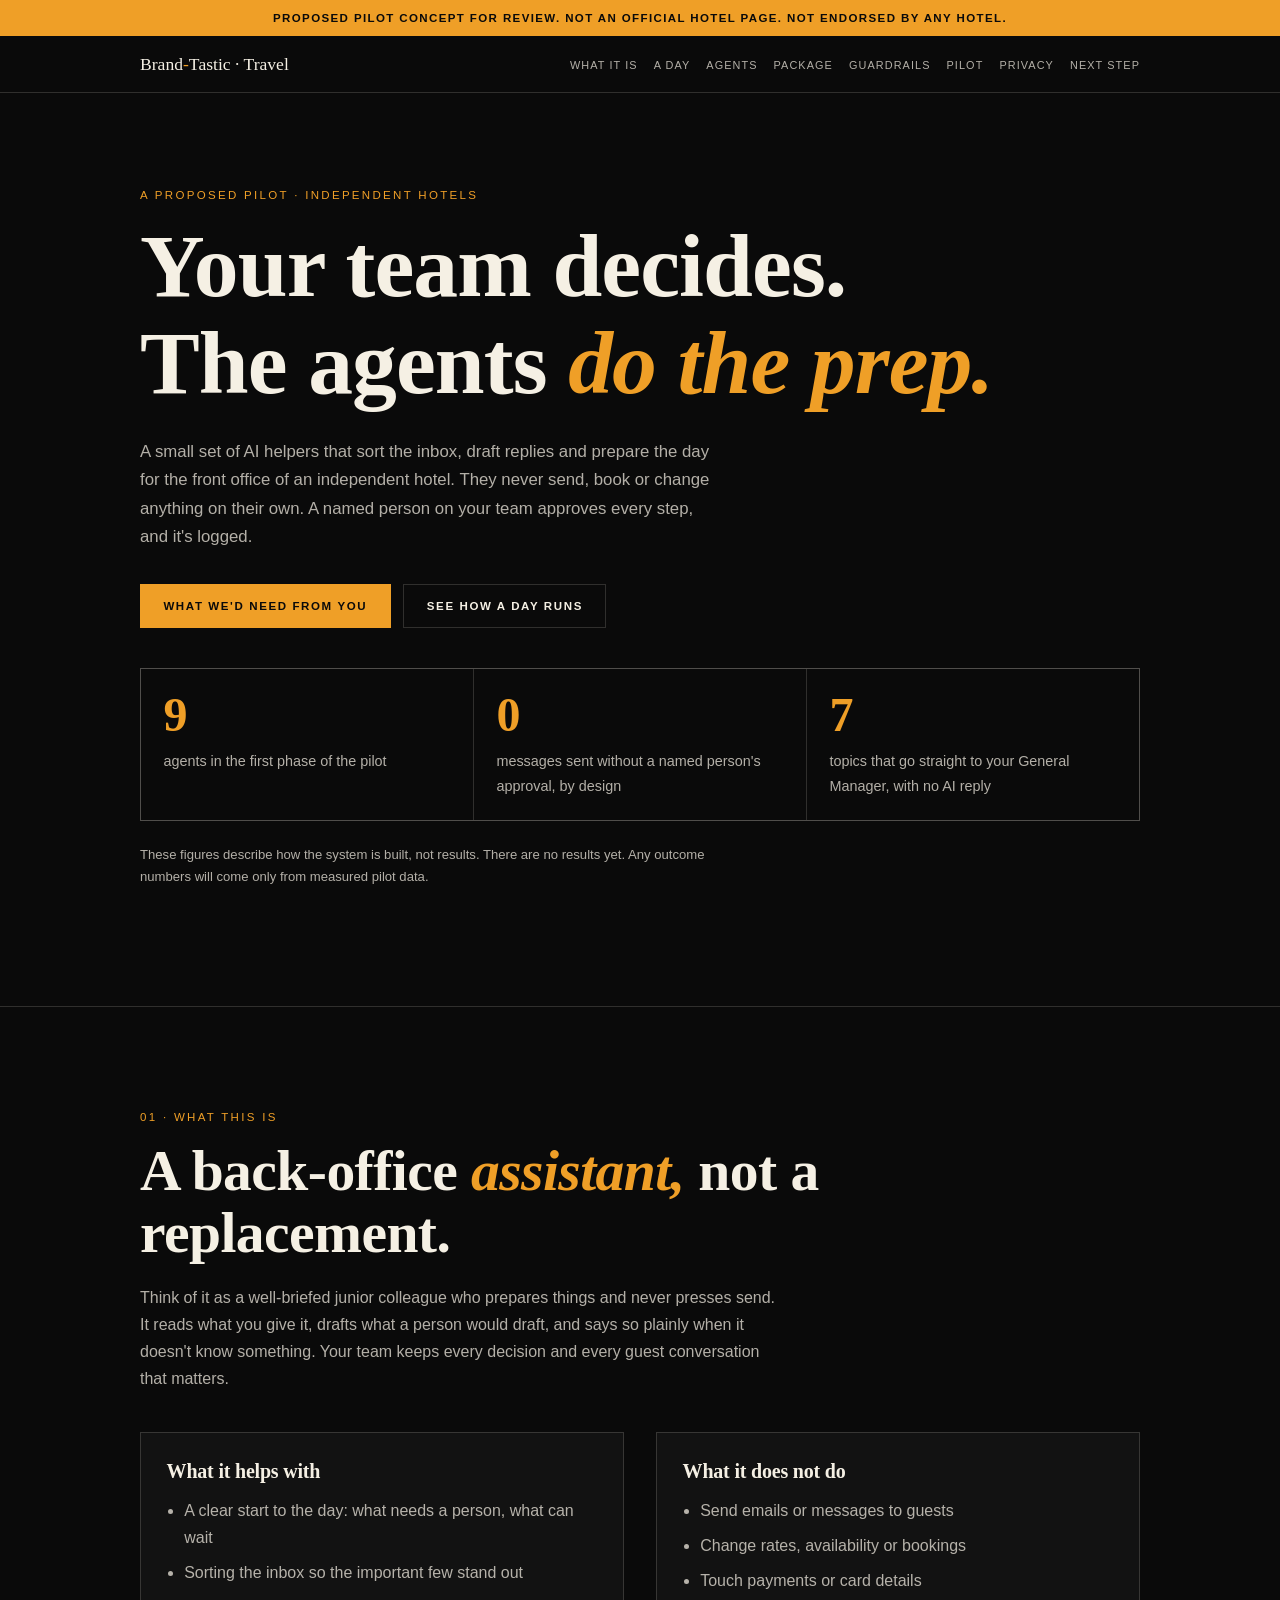
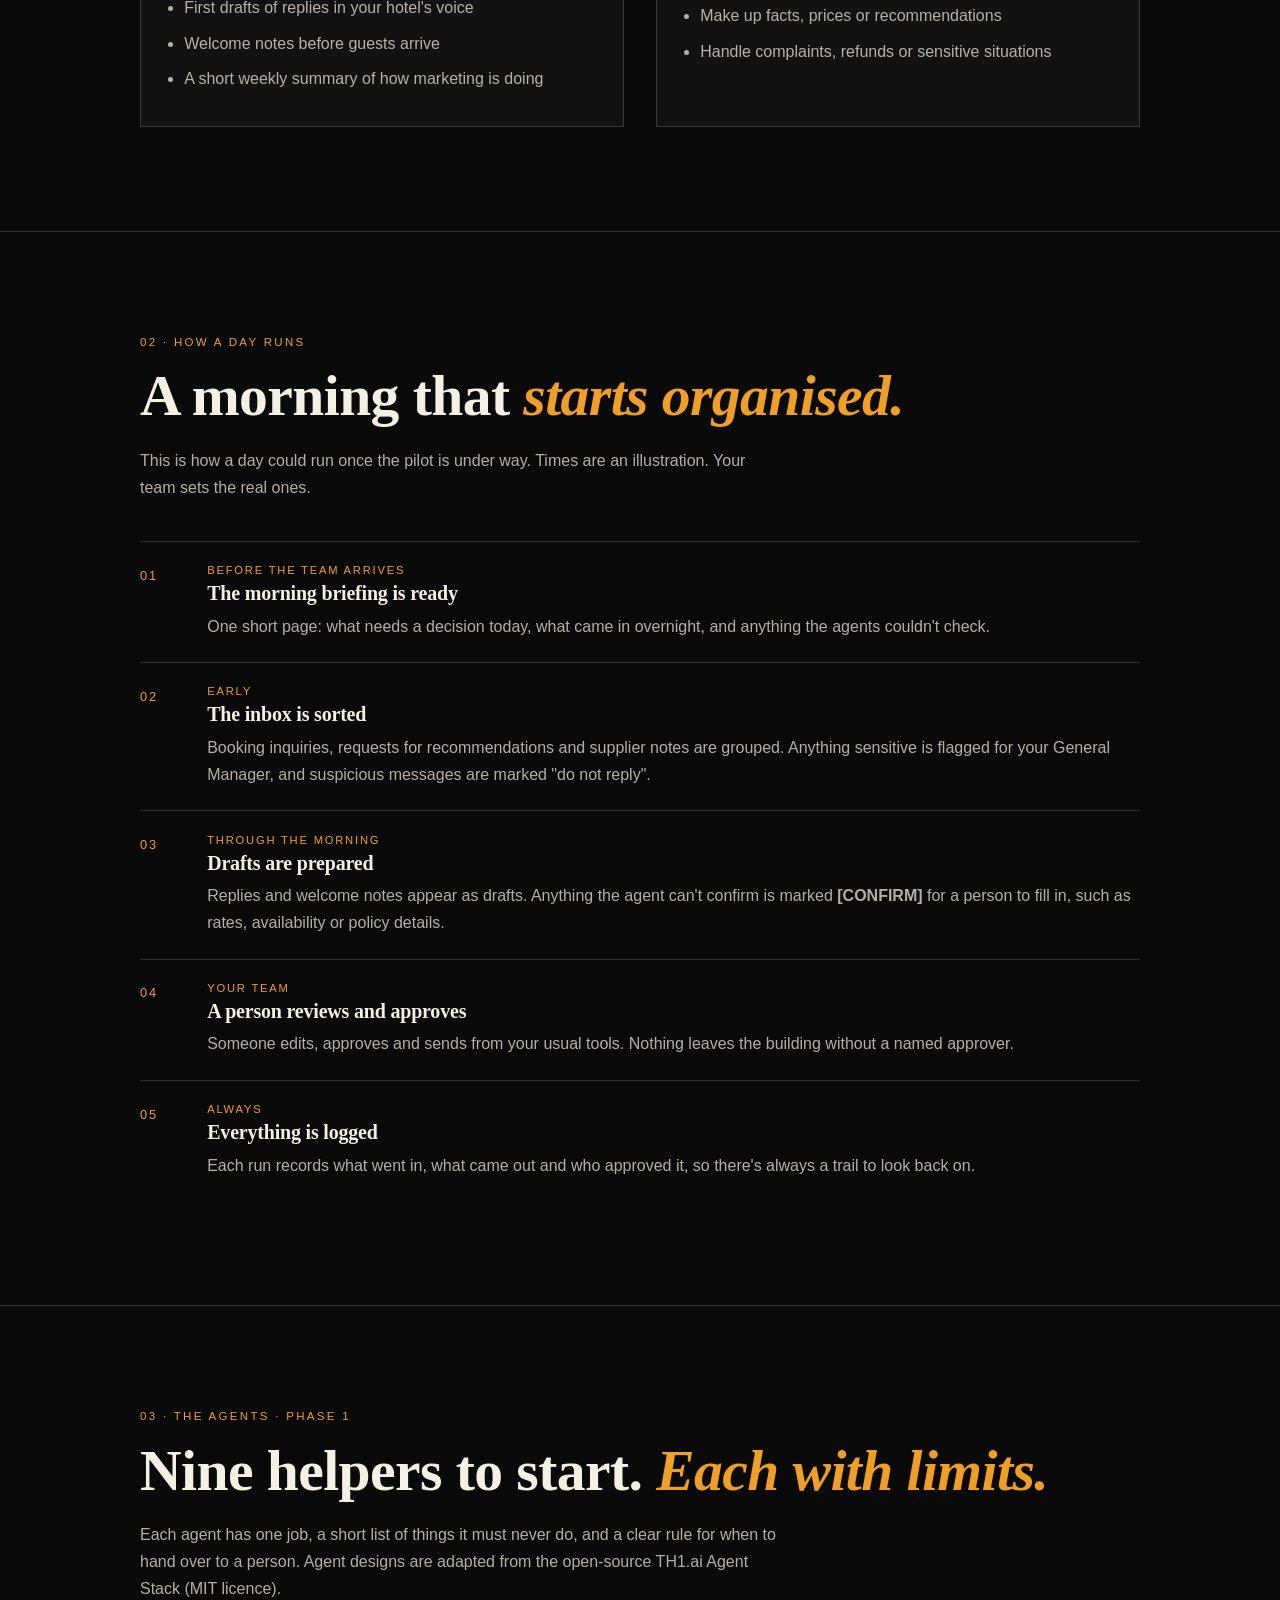
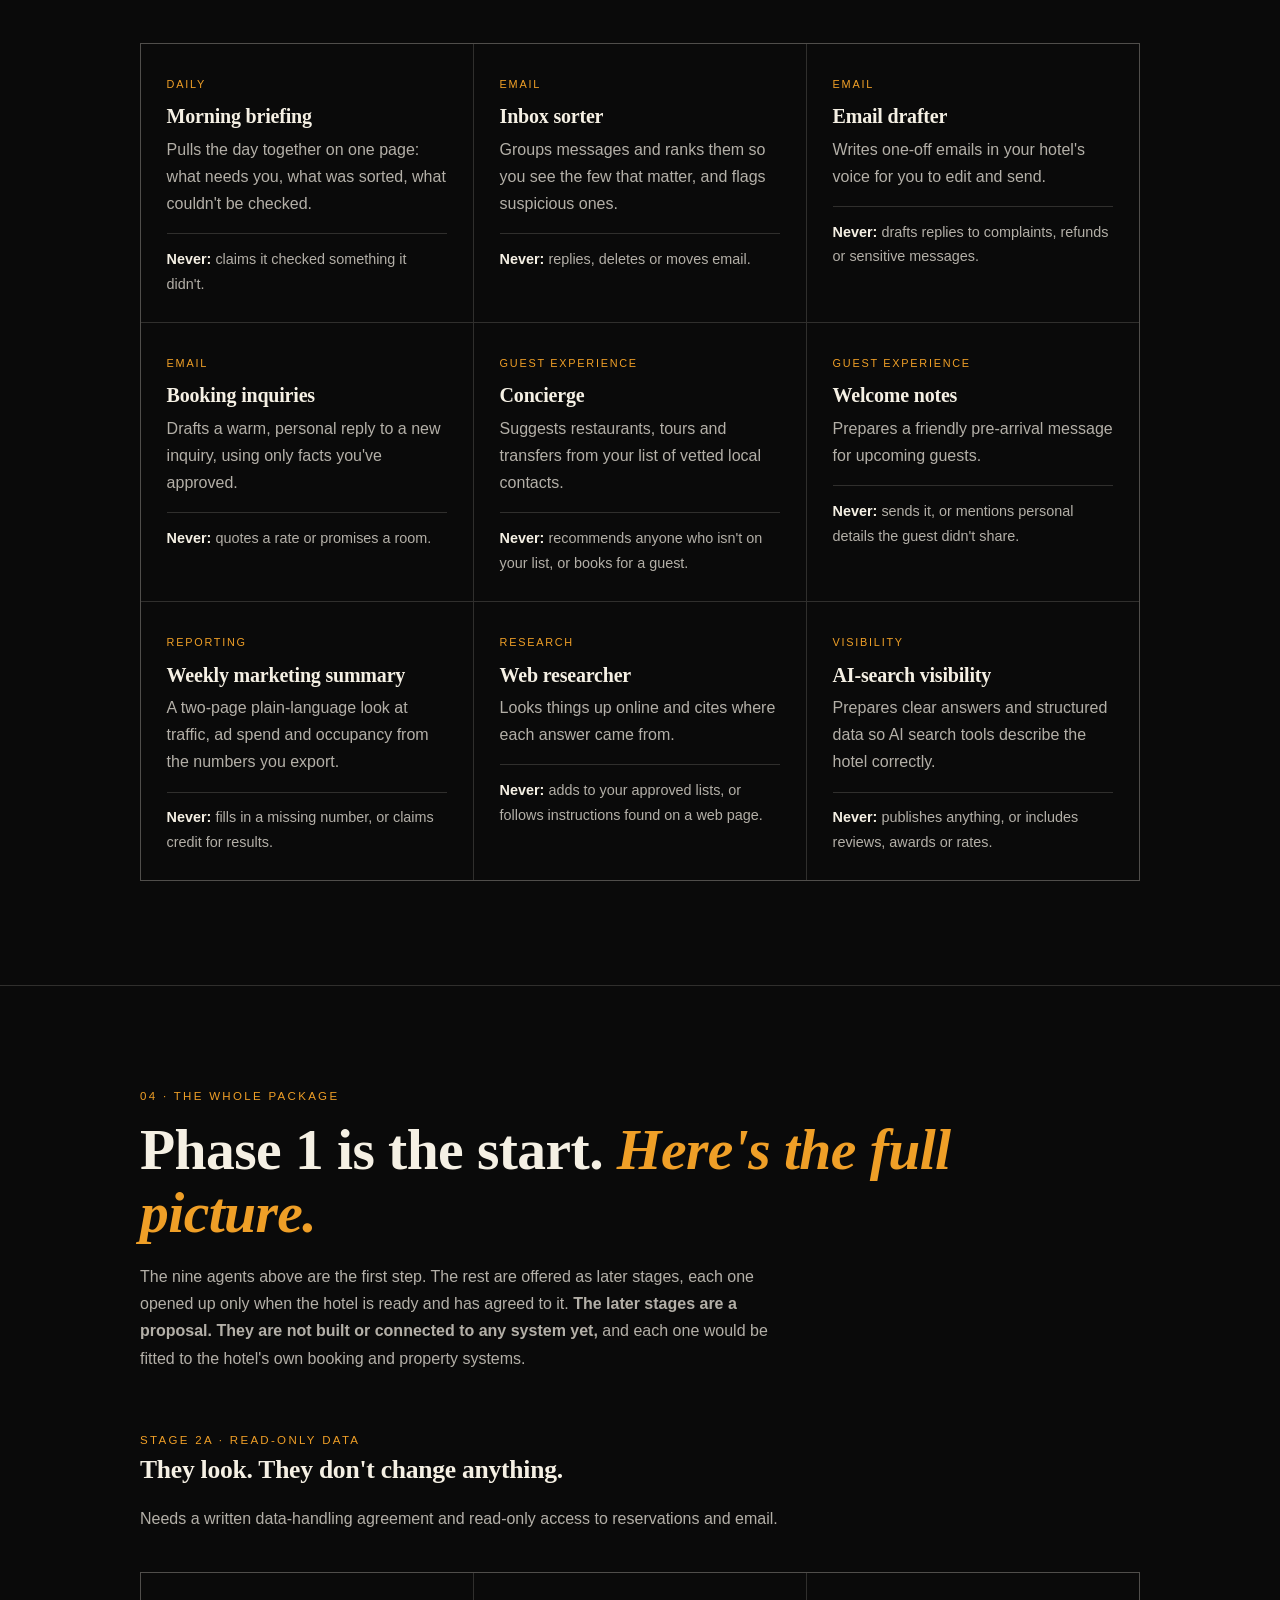
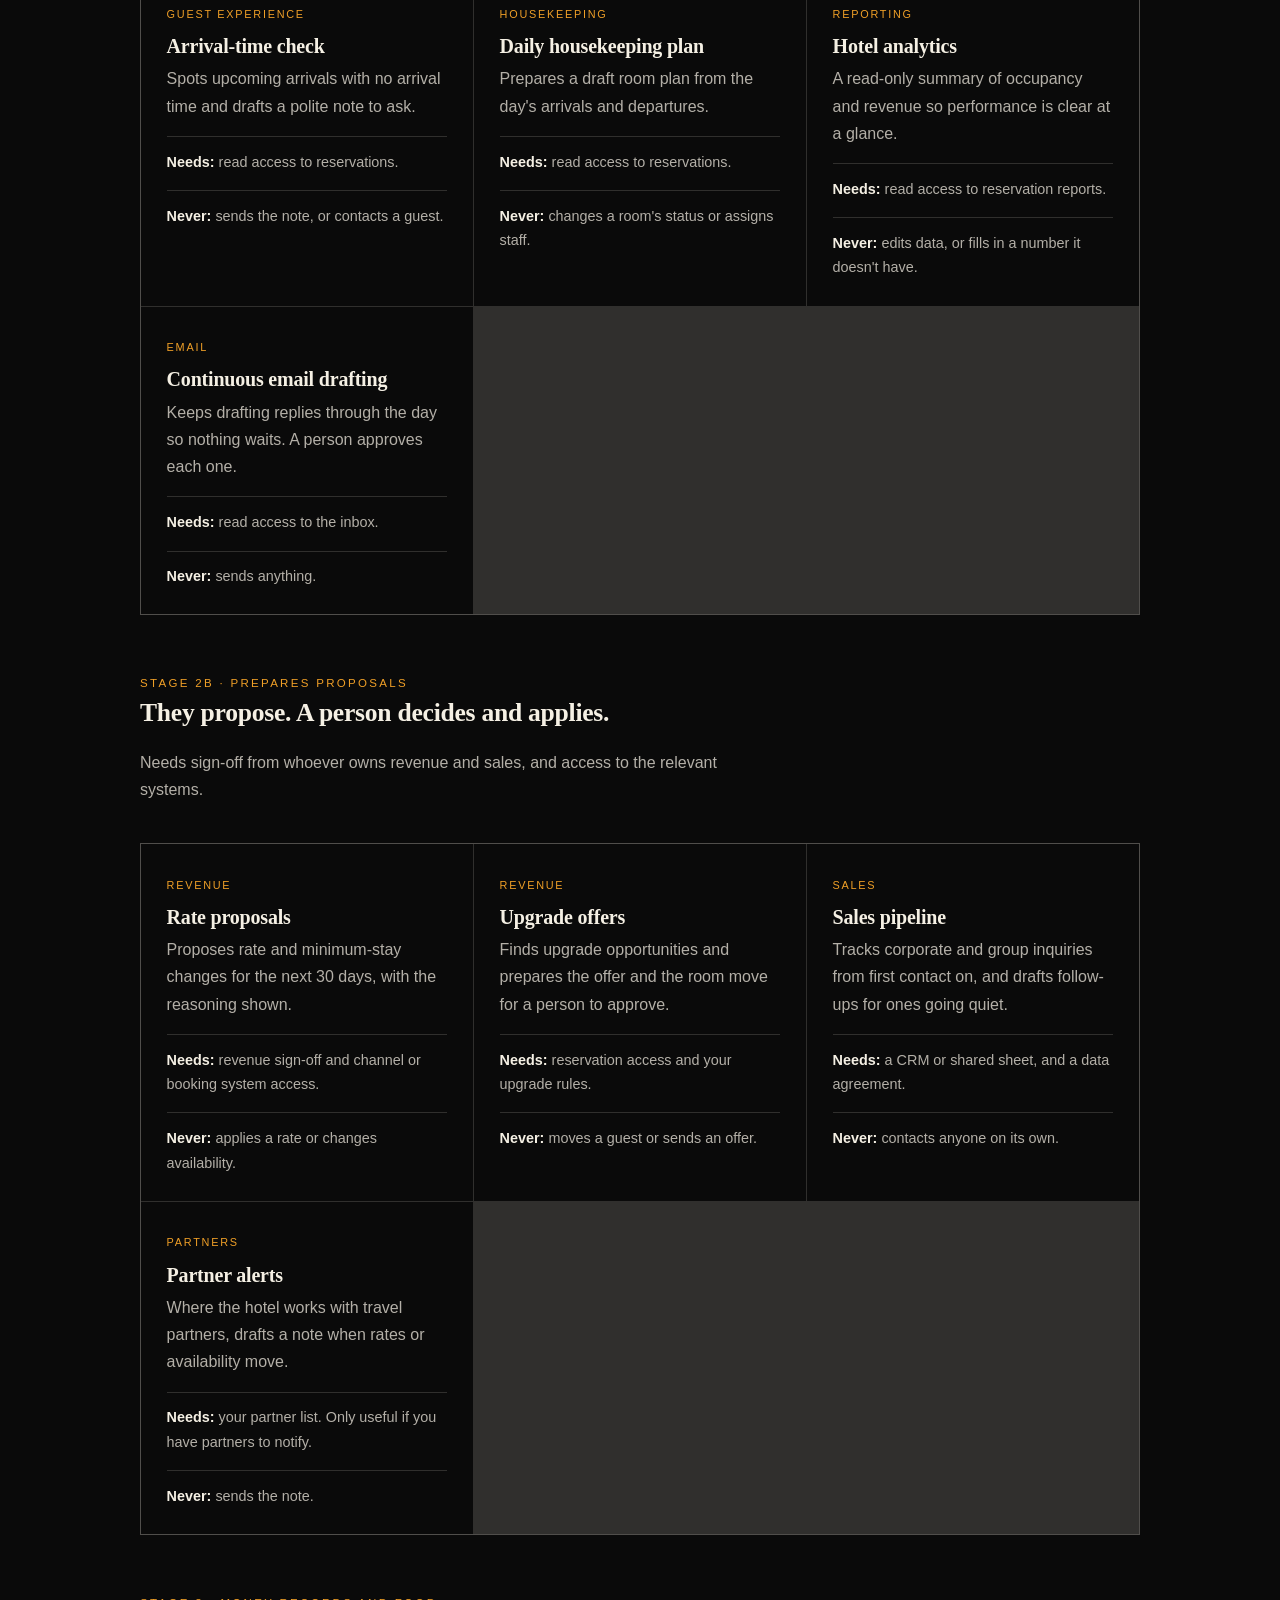
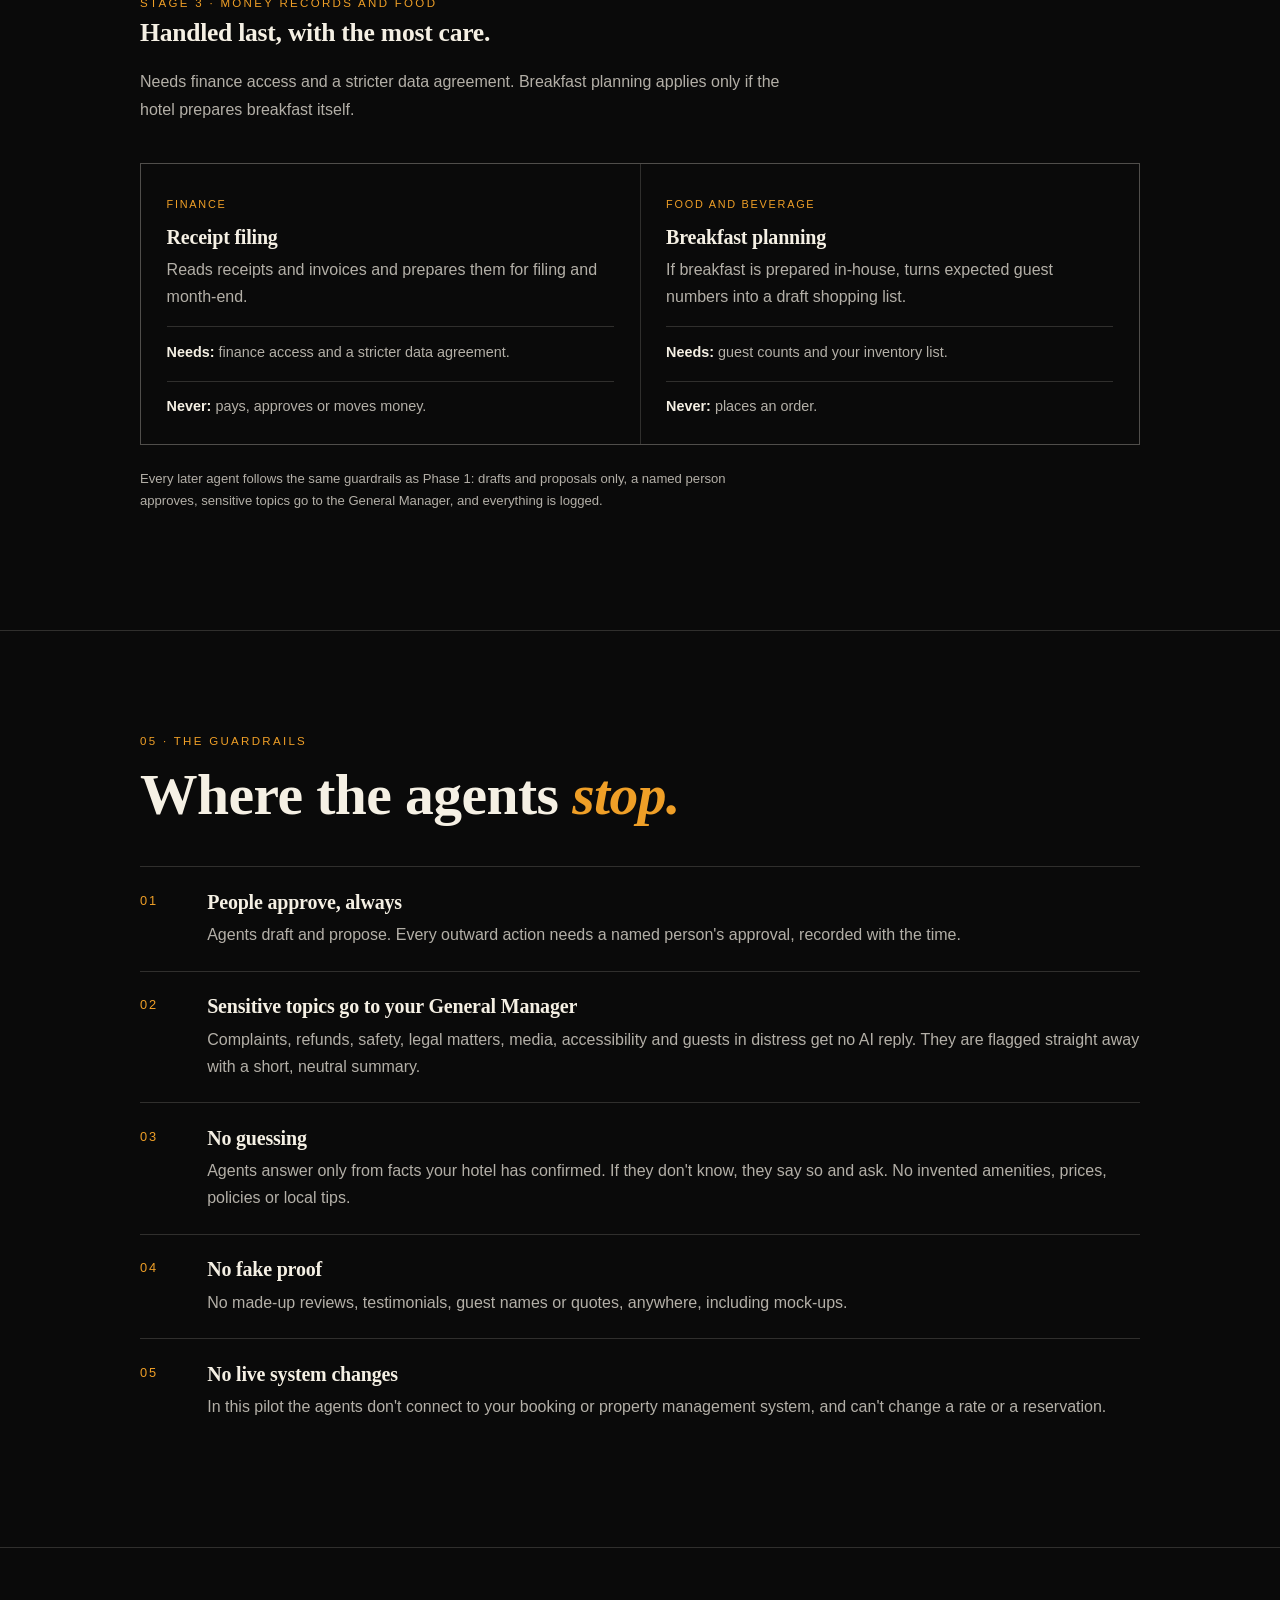
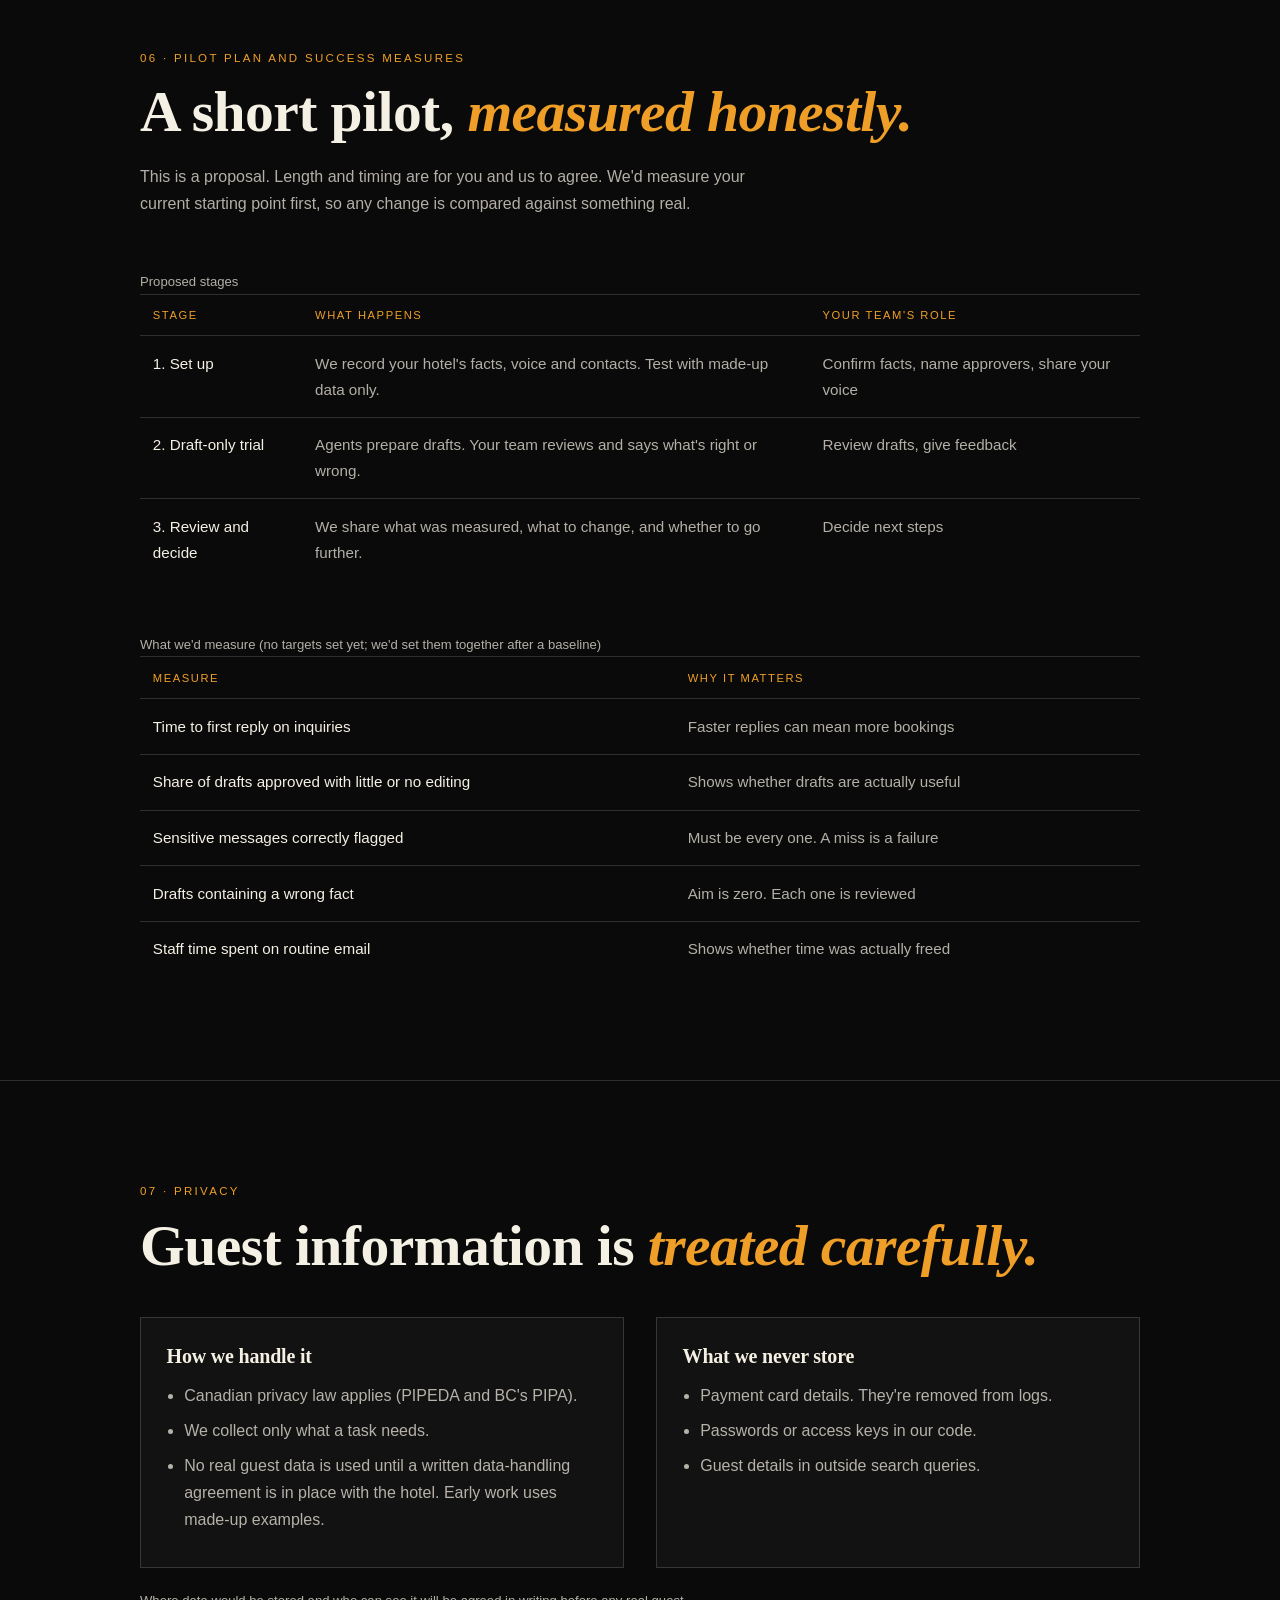
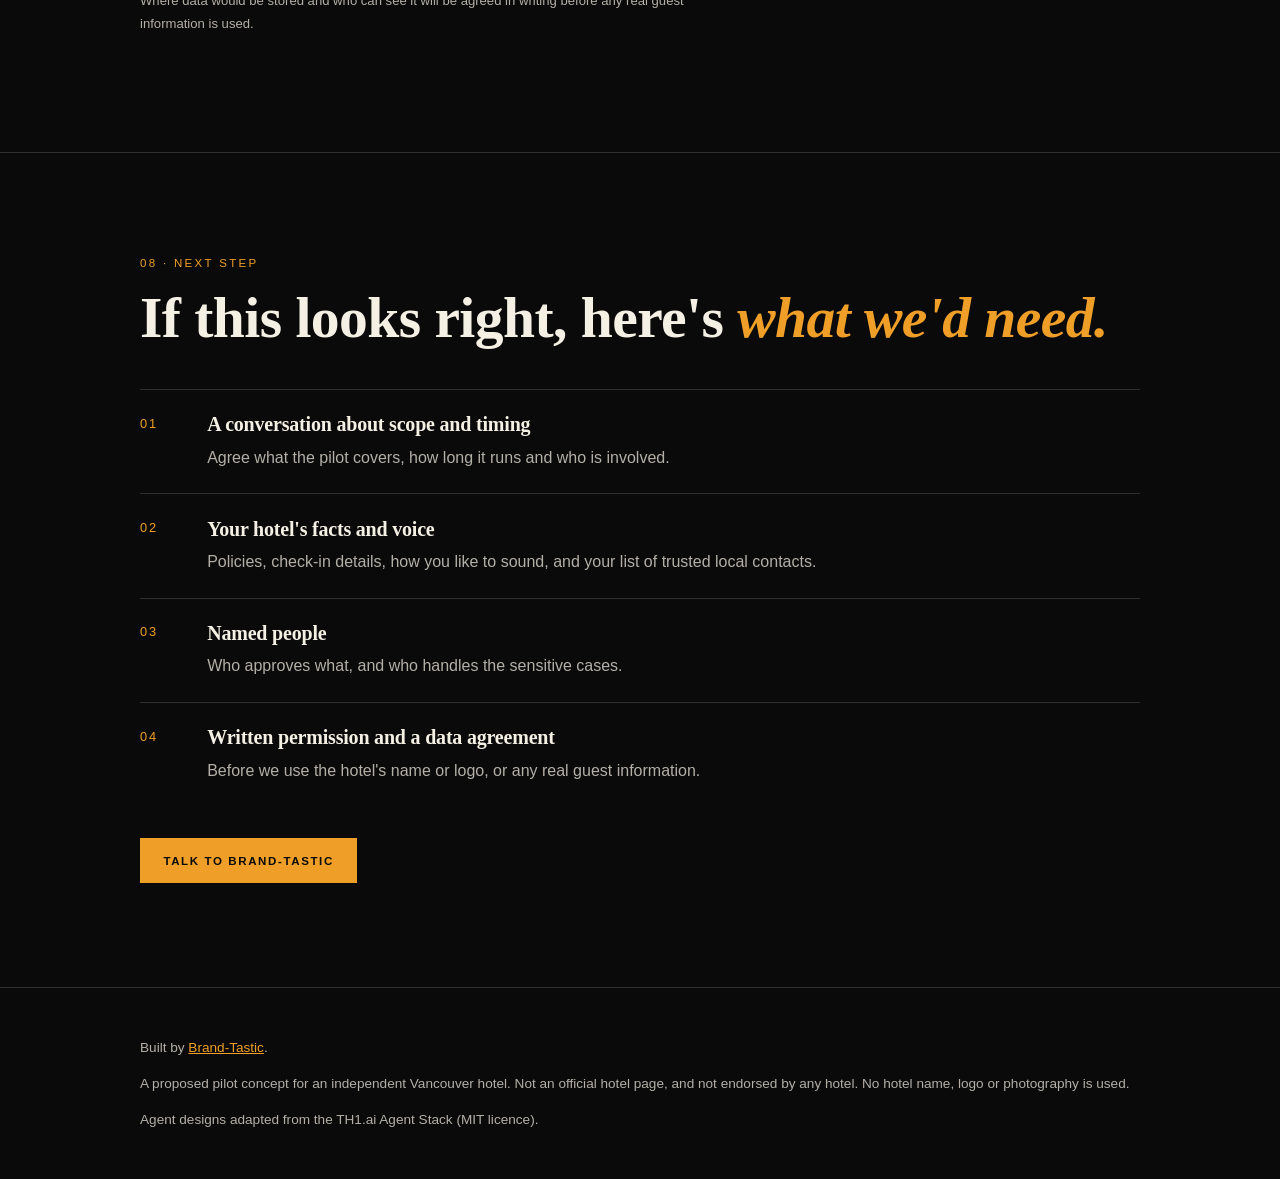
<file: travel/hotel-pilot/index.html>
<!doctype html>
<html lang="en-CA">
<head>
<meta charset="utf-8">
<meta name="viewport" content="width=device-width,initial-scale=1">
<title>Proposed Pilot: Agent Stack for Independent Hotels | Brand-Tastic</title>
<meta name="description" content="A proposed pilot concept: AI agents that draft and prepare, while your team approves everything. Prepared by Brand-Tastic for an independent Vancouver hotel. Not an official hotel page.">
<meta name="robots" content="noindex,nofollow">
<link rel="stylesheet" href="styles.css">
</head>
<body>
<a class="skip" href="#main">Skip to main content</a>
<div class="banner" role="note">Proposed pilot concept for review. Not an official hotel page. Not endorsed by any hotel.</div>
<header class="top"><div class="wrap">
  <a class="brand" href="/">Brand<b>-</b>Tastic <span aria-hidden="true">·</span> Travel</a>
  <nav aria-label="Page sections"><ul>
    <li><a href="#what">What it is</a></li><li><a href="#day">A day</a></li><li><a href="#agents">Agents</a></li>
    <li><a href="#package">Package</a></li><li><a href="#guardrails">Guardrails</a></li><li><a href="#pilot">Pilot</a></li><li><a href="#privacy">Privacy</a></li><li><a href="#next">Next step</a></li>
  </ul></nav>
</div></header>
<main id="main">
<section class="hero" id="top"><div class="wrap">
  <p class="eyebrow">A proposed pilot · Independent hotels</p>
  <h1>Your team decides.<br>The agents <em>do the prep.</em></h1>
  <p class="lead">A small set of AI helpers that sort the inbox, draft replies and prepare the day for the front office of an independent hotel. They never send, book or change anything on their own. A named person on your team approves every step, and it's logged.</p>
  <div class="btns"><a class="btn" href="#next">What we'd need from you</a><a class="btn ghost" href="#day">See how a day runs</a></div>
  <div class="stats" role="list">
    <div class="stat" role="listitem"><div class="n">9</div><p>agents in the first phase of the pilot</p></div>
    <div class="stat" role="listitem"><div class="n">0</div><p>messages sent without a named person's approval, by design</p></div>
    <div class="stat" role="listitem"><div class="n">7</div><p>topics that go straight to your General Manager, with no AI reply</p></div>
  </div>
  <p class="fine">These figures describe how the system is built, not results. There are no results yet. Any outcome numbers will come only from measured pilot data.</p>
</div></section>

<section id="what"><div class="wrap">
  <p class="eyebrow">01 · What this is</p>
  <h2>A back-office <em>assistant,</em> not a replacement.</h2>
  <p class="lead">Think of it as a well-briefed junior colleague who prepares things and never presses send. It reads what you give it, drafts what a person would draft, and says so plainly when it doesn't know something. Your team keeps every decision and every guest conversation that matters.</p>
  <div class="two">
    <div class="panel"><h3>What it helps with</h3><ul class="plain"><li>A clear start to the day: what needs a person, what can wait</li><li>Sorting the inbox so the important few stand out</li><li>First drafts of replies in your hotel's voice</li><li>Welcome notes before guests arrive</li><li>A short weekly summary of how marketing is doing</li></ul></div>
    <div class="panel"><h3>What it does not do</h3><ul class="plain"><li>Send emails or messages to guests</li><li>Change rates, availability or bookings</li><li>Touch payments or card details</li><li>Make up facts, prices or recommendations</li><li>Handle complaints, refunds or sensitive situations</li></ul></div>
  </div>
</div></section>

<section id="day"><div class="wrap">
  <p class="eyebrow">02 · How a day runs</p>
  <h2>A morning that <em>starts organised.</em></h2>
  <p class="lead">This is how a day could run once the pilot is under way. Times are an illustration. Your team sets the real ones.</p>
  <ol class="steps">
    <li><span class="num">01</span><div><span class="when">Before the team arrives</span><h3>The morning briefing is ready</h3><p>One short page: what needs a decision today, what came in overnight, and anything the agents couldn't check.</p></div></li>
    <li><span class="num">02</span><div><span class="when">Early</span><h3>The inbox is sorted</h3><p>Booking inquiries, requests for recommendations and supplier notes are grouped. Anything sensitive is flagged for your General Manager, and suspicious messages are marked "do not reply".</p></div></li>
    <li><span class="num">03</span><div><span class="when">Through the morning</span><h3>Drafts are prepared</h3><p>Replies and welcome notes appear as drafts. Anything the agent can't confirm is marked <strong>[CONFIRM]</strong> for a person to fill in, such as rates, availability or policy details.</p></div></li>
    <li><span class="num">04</span><div><span class="when">Your team</span><h3>A person reviews and approves</h3><p>Someone edits, approves and sends from your usual tools. Nothing leaves the building without a named approver.</p></div></li>
    <li><span class="num">05</span><div><span class="when">Always</span><h3>Everything is logged</h3><p>Each run records what went in, what came out and who approved it, so there's always a trail to look back on.</p></div></li>
  </ol>
</div></section>

<section id="agents"><div class="wrap">
  <p class="eyebrow">03 · The agents · Phase 1</p>
  <h2>Nine helpers to start. <em>Each with limits.</em></h2>
  <p class="lead">Each agent has one job, a short list of things it must never do, and a clear rule for when to hand over to a person. Agent designs are adapted from the open-source TH1.ai Agent Stack (MIT licence).</p>
  <div class="grid">
    <article class="card"><span class="tag">Daily</span><h3>Morning briefing</h3><p>Pulls the day together on one page: what needs you, what was sorted, what couldn't be checked.</p><p class="never"><b>Never:</b> claims it checked something it didn't.</p></article>
    <article class="card"><span class="tag">Email</span><h3>Inbox sorter</h3><p>Groups messages and ranks them so you see the few that matter, and flags suspicious ones.</p><p class="never"><b>Never:</b> replies, deletes or moves email.</p></article>
    <article class="card"><span class="tag">Email</span><h3>Email drafter</h3><p>Writes one-off emails in your hotel's voice for you to edit and send.</p><p class="never"><b>Never:</b> drafts replies to complaints, refunds or sensitive messages.</p></article>
    <article class="card"><span class="tag">Email</span><h3>Booking inquiries</h3><p>Drafts a warm, personal reply to a new inquiry, using only facts you've approved.</p><p class="never"><b>Never:</b> quotes a rate or promises a room.</p></article>
    <article class="card"><span class="tag">Guest experience</span><h3>Concierge</h3><p>Suggests restaurants, tours and transfers from your list of vetted local contacts.</p><p class="never"><b>Never:</b> recommends anyone who isn't on your list, or books for a guest.</p></article>
    <article class="card"><span class="tag">Guest experience</span><h3>Welcome notes</h3><p>Prepares a friendly pre-arrival message for upcoming guests.</p><p class="never"><b>Never:</b> sends it, or mentions personal details the guest didn't share.</p></article>
    <article class="card"><span class="tag">Reporting</span><h3>Weekly marketing summary</h3><p>A two-page plain-language look at traffic, ad spend and occupancy from the numbers you export.</p><p class="never"><b>Never:</b> fills in a missing number, or claims credit for results.</p></article>
    <article class="card"><span class="tag">Research</span><h3>Web researcher</h3><p>Looks things up online and cites where each answer came from.</p><p class="never"><b>Never:</b> adds to your approved lists, or follows instructions found on a web page.</p></article>
    <article class="card"><span class="tag">Visibility</span><h3>AI-search visibility</h3><p>Prepares clear answers and structured data so AI search tools describe the hotel correctly.</p><p class="never"><b>Never:</b> publishes anything, or includes reviews, awards or rates.</p></article>
  </div>
</div></section>

<section id="package"><div class="wrap">
  <p class="eyebrow">04 · The whole package</p>
  <h2>Phase 1 is the start. <em>Here's the full picture.</em></h2>
  <p class="lead">The nine agents above are the first step. The rest are offered as later stages, each one opened up only when the hotel is ready and has agreed to it. <strong>The later stages are a proposal. They are not built or connected to any system yet,</strong> and each one would be fitted to the hotel's own booking and property systems.</p>
  <h3 class="stage-h"><span class="eyebrow">Stage 2a · Read-only data</span><br>They look. They don't change anything.</h3>
  <p class="lead">Needs a written data-handling agreement and read-only access to reservations and email.</p>
  <div class="grid">
    <article class="card"><span class="tag">Guest experience</span><h3>Arrival-time check</h3><p>Spots upcoming arrivals with no arrival time and drafts a polite note to ask.</p><p class="never"><b>Needs:</b> read access to reservations.</p><p class="never" ><b>Never:</b> sends the note, or contacts a guest.</p></article>
    <article class="card"><span class="tag">Housekeeping</span><h3>Daily housekeeping plan</h3><p>Prepares a draft room plan from the day's arrivals and departures.</p><p class="never"><b>Needs:</b> read access to reservations.</p><p class="never" ><b>Never:</b> changes a room's status or assigns staff.</p></article>
    <article class="card"><span class="tag">Reporting</span><h3>Hotel analytics</h3><p>A read-only summary of occupancy and revenue so performance is clear at a glance.</p><p class="never"><b>Needs:</b> read access to reservation reports.</p><p class="never" ><b>Never:</b> edits data, or fills in a number it doesn't have.</p></article>
    <article class="card"><span class="tag">Email</span><h3>Continuous email drafting</h3><p>Keeps drafting replies through the day so nothing waits. A person approves each one.</p><p class="never"><b>Needs:</b> read access to the inbox.</p><p class="never" ><b>Never:</b> sends anything.</p></article>
  </div>
  <h3 class="stage-h"><span class="eyebrow">Stage 2b · Prepares proposals</span><br>They propose. A person decides and applies.</h3>
  <p class="lead">Needs sign-off from whoever owns revenue and sales, and access to the relevant systems.</p>
  <div class="grid">
    <article class="card"><span class="tag">Revenue</span><h3>Rate proposals</h3><p>Proposes rate and minimum-stay changes for the next 30 days, with the reasoning shown.</p><p class="never"><b>Needs:</b> revenue sign-off and channel or booking system access.</p><p class="never" ><b>Never:</b> applies a rate or changes availability.</p></article>
    <article class="card"><span class="tag">Revenue</span><h3>Upgrade offers</h3><p>Finds upgrade opportunities and prepares the offer and the room move for a person to approve.</p><p class="never"><b>Needs:</b> reservation access and your upgrade rules.</p><p class="never" ><b>Never:</b> moves a guest or sends an offer.</p></article>
    <article class="card"><span class="tag">Sales</span><h3>Sales pipeline</h3><p>Tracks corporate and group inquiries from first contact on, and drafts follow-ups for ones going quiet.</p><p class="never"><b>Needs:</b> a CRM or shared sheet, and a data agreement.</p><p class="never" ><b>Never:</b> contacts anyone on its own.</p></article>
    <article class="card"><span class="tag">Partners</span><h3>Partner alerts</h3><p>Where the hotel works with travel partners, drafts a note when rates or availability move.</p><p class="never"><b>Needs:</b> your partner list. Only useful if you have partners to notify.</p><p class="never" ><b>Never:</b> sends the note.</p></article>
  </div>
  <h3 class="stage-h"><span class="eyebrow">Stage 3 · Money records and food</span><br>Handled last, with the most care.</h3>
  <p class="lead">Needs finance access and a stricter data agreement. Breakfast planning applies only if the hotel prepares breakfast itself.</p>
  <div class="grid">
    <article class="card"><span class="tag">Finance</span><h3>Receipt filing</h3><p>Reads receipts and invoices and prepares them for filing and month-end.</p><p class="never"><b>Needs:</b> finance access and a stricter data agreement.</p><p class="never" ><b>Never:</b> pays, approves or moves money.</p></article>
    <article class="card"><span class="tag">Food and beverage</span><h3>Breakfast planning</h3><p>If breakfast is prepared in-house, turns expected guest numbers into a draft shopping list.</p><p class="never"><b>Needs:</b> guest counts and your inventory list.</p><p class="never" ><b>Never:</b> places an order.</p></article>
  </div>
  <p class="fine">Every later agent follows the same guardrails as Phase 1: drafts and proposals only, a named person approves, sensitive topics go to the General Manager, and everything is logged.</p>
</div></section>

<section id="guardrails"><div class="wrap">
  <p class="eyebrow">05 · The guardrails</p>
  <h2>Where the agents <em>stop.</em></h2>
  <ol class="steps">
    <li><span class="num">01</span><div><h3>People approve, always</h3><p>Agents draft and propose. Every outward action needs a named person's approval, recorded with the time.</p></div></li>
    <li><span class="num">02</span><div><h3>Sensitive topics go to your General Manager</h3><p>Complaints, refunds, safety, legal matters, media, accessibility and guests in distress get no AI reply. They are flagged straight away with a short, neutral summary.</p></div></li>
    <li><span class="num">03</span><div><h3>No guessing</h3><p>Agents answer only from facts your hotel has confirmed. If they don't know, they say so and ask. No invented amenities, prices, policies or local tips.</p></div></li>
    <li><span class="num">04</span><div><h3>No fake proof</h3><p>No made-up reviews, testimonials, guest names or quotes, anywhere, including mock-ups.</p></div></li>
    <li><span class="num">05</span><div><h3>No live system changes</h3><p>In this pilot the agents don't connect to your booking or property management system, and can't change a rate or a reservation.</p></div></li>
  </ol>
</div></section>

<section id="pilot"><div class="wrap">
  <p class="eyebrow">06 · Pilot plan and success measures</p>
  <h2>A short pilot, <em>measured honestly.</em></h2>
  <p class="lead">This is a proposal. Length and timing are for you and us to agree. We'd measure your current starting point first, so any change is compared against something real.</p>
  <div class="tablewrap"><table>
    <caption class="fine cap">Proposed stages</caption>
    <thead><tr><th scope="col">Stage</th><th scope="col">What happens</th><th scope="col">Your team's role</th></tr></thead>
    <tbody>
      <tr><td>1. Set up</td><td>We record your hotel's facts, voice and contacts. Test with made-up data only.</td><td>Confirm facts, name approvers, share your voice</td></tr>
      <tr><td>2. Draft-only trial</td><td>Agents prepare drafts. Your team reviews and says what's right or wrong.</td><td>Review drafts, give feedback</td></tr>
      <tr><td>3. Review and decide</td><td>We share what was measured, what to change, and whether to go further.</td><td>Decide next steps</td></tr>
    </tbody></table></div>
  <div class="tablewrap"><table>
    <caption class="fine cap">What we'd measure (no targets set yet; we'd set them together after a baseline)</caption>
    <thead><tr><th scope="col">Measure</th><th scope="col">Why it matters</th></tr></thead>
    <tbody>
      <tr><td>Time to first reply on inquiries</td><td>Faster replies can mean more bookings</td></tr>
      <tr><td>Share of drafts approved with little or no editing</td><td>Shows whether drafts are actually useful</td></tr>
      <tr><td>Sensitive messages correctly flagged</td><td>Must be every one. A miss is a failure</td></tr>
      <tr><td>Drafts containing a wrong fact</td><td>Aim is zero. Each one is reviewed</td></tr>
      <tr><td>Staff time spent on routine email</td><td>Shows whether time was actually freed</td></tr>
    </tbody></table></div>
</div></section>

<section id="privacy"><div class="wrap">
  <p class="eyebrow">07 · Privacy</p>
  <h2>Guest information is <em>treated carefully.</em></h2>
  <div class="two">
    <div class="panel"><h3>How we handle it</h3><ul class="plain"><li>Canadian privacy law applies (PIPEDA and BC's PIPA).</li><li>We collect only what a task needs.</li><li>No real guest data is used until a written data-handling agreement is in place with the hotel. Early work uses made-up examples.</li></ul></div>
    <div class="panel"><h3>What we never store</h3><ul class="plain"><li>Payment card details. They're removed from logs.</li><li>Passwords or access keys in our code.</li><li>Guest details in outside search queries.</li></ul></div>
  </div>
  <p class="fine">Where data would be stored and who can see it will be agreed in writing before any real guest information is used.</p>
</div></section>

<section id="next"><div class="wrap">
  <p class="eyebrow">08 · Next step</p>
  <h2>If this looks right, here's <em>what we'd need.</em></h2>
  <ol class="steps">
    <li><span class="num">01</span><div><h3>A conversation about scope and timing</h3><p>Agree what the pilot covers, how long it runs and who is involved.</p></div></li>
    <li><span class="num">02</span><div><h3>Your hotel's facts and voice</h3><p>Policies, check-in details, how you like to sound, and your list of trusted local contacts.</p></div></li>
    <li><span class="num">03</span><div><h3>Named people</h3><p>Who approves what, and who handles the sensitive cases.</p></div></li>
    <li><span class="num">04</span><div><h3>Written permission and a data agreement</h3><p>Before we use the hotel's name or logo, or any real guest information.</p></div></li>
  </ol>
  <div class="btns mt"><a class="btn" href="https://brand-tastic.ca">Talk to Brand-Tastic</a></div>
</div></section>
</main>
<footer><div class="wrap">
  <span>Built by <a href="https://brand-tastic.ca">Brand-Tastic</a>.</span>
  <span>A proposed pilot concept for an independent Vancouver hotel. Not an official hotel page, and not endorsed by any hotel. No hotel name, logo or photography is used.</span>
  <span>Agent designs adapted from the TH1.ai Agent Stack (MIT licence).</span>
</div></footer>
</body>
</html>
</file>
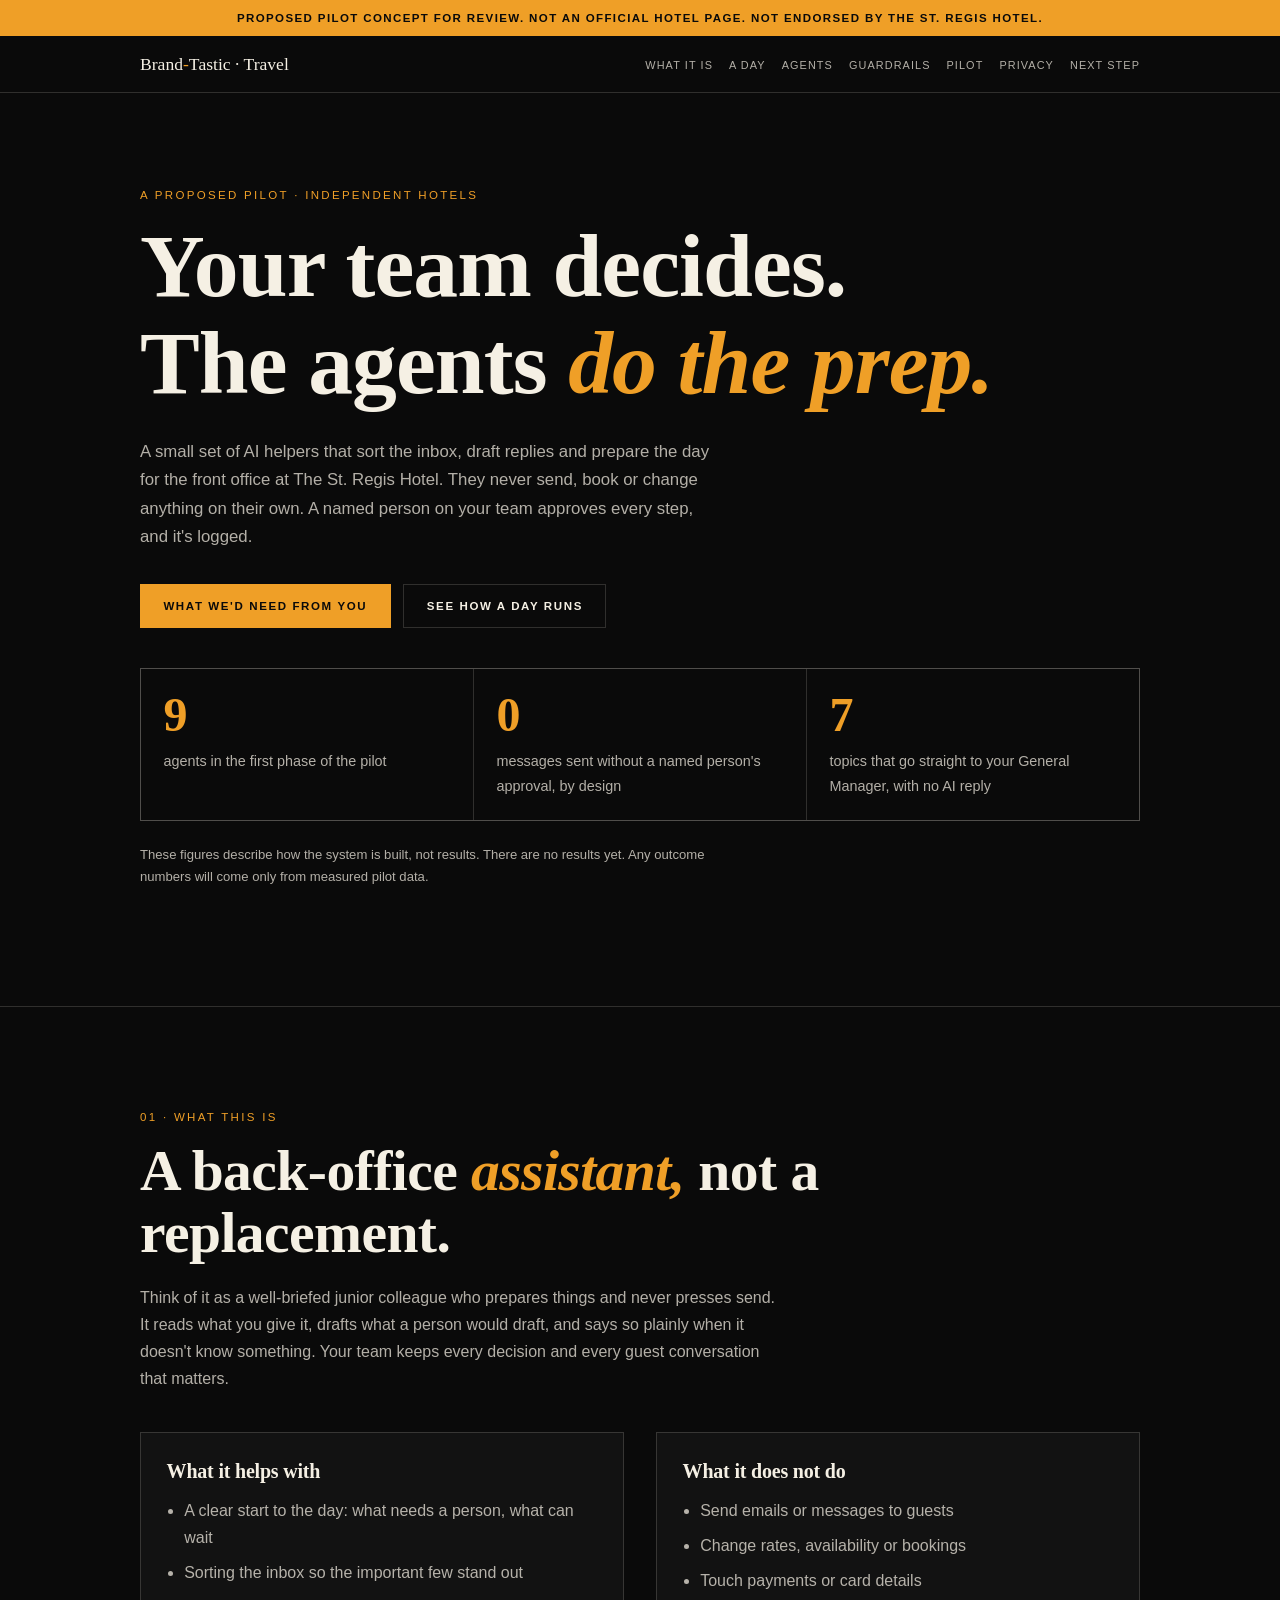
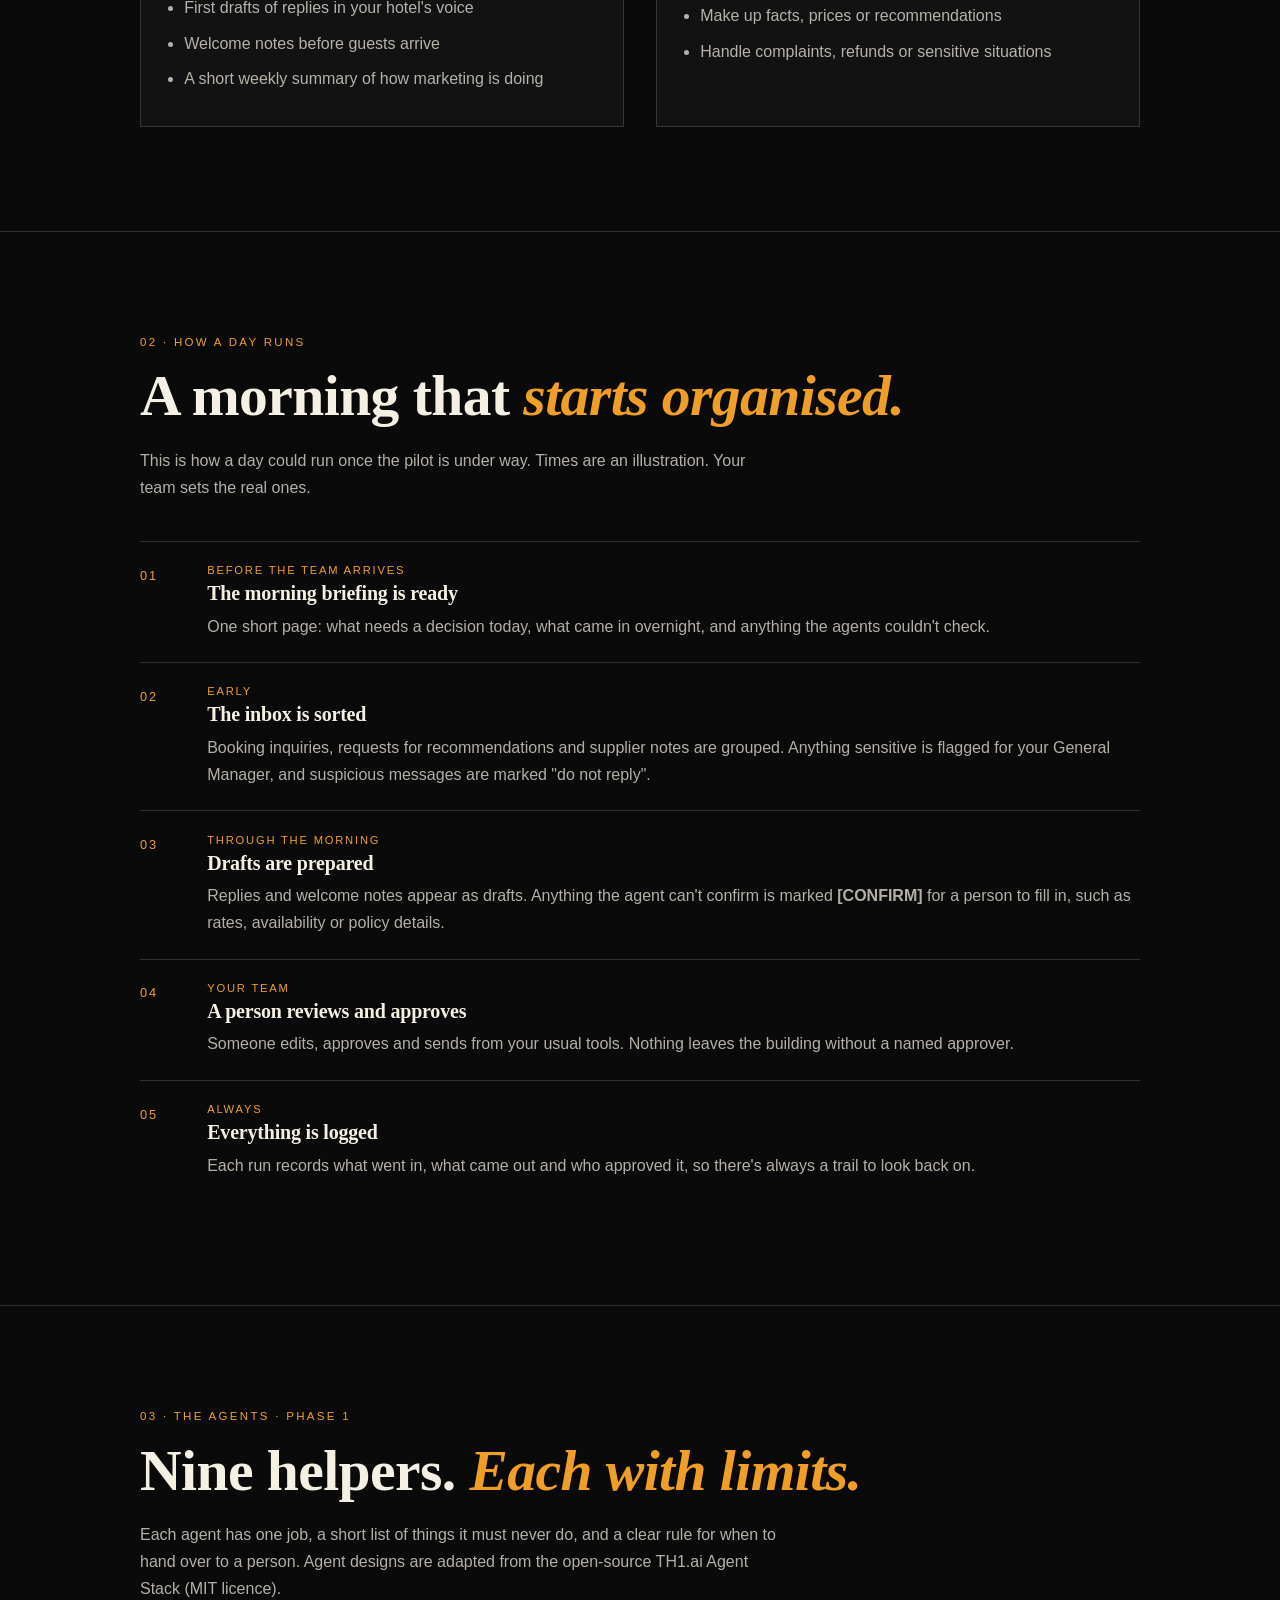
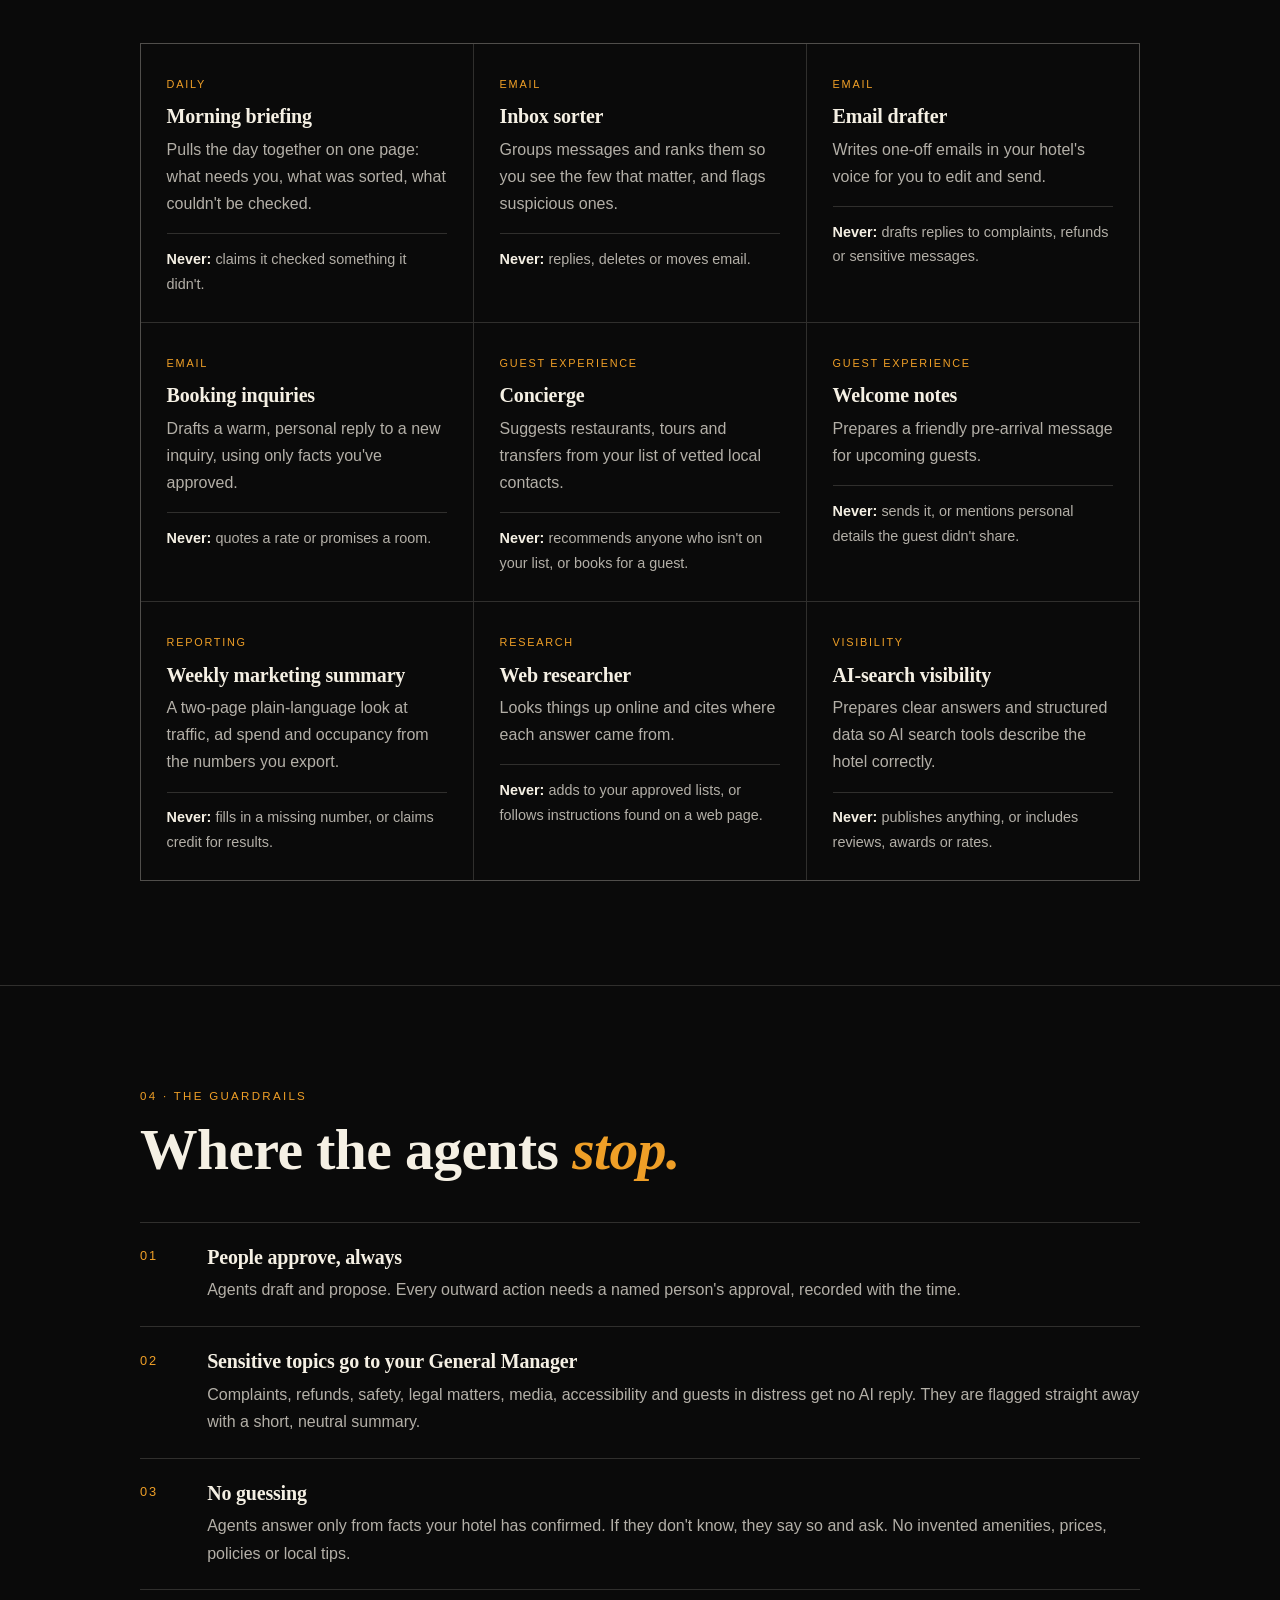
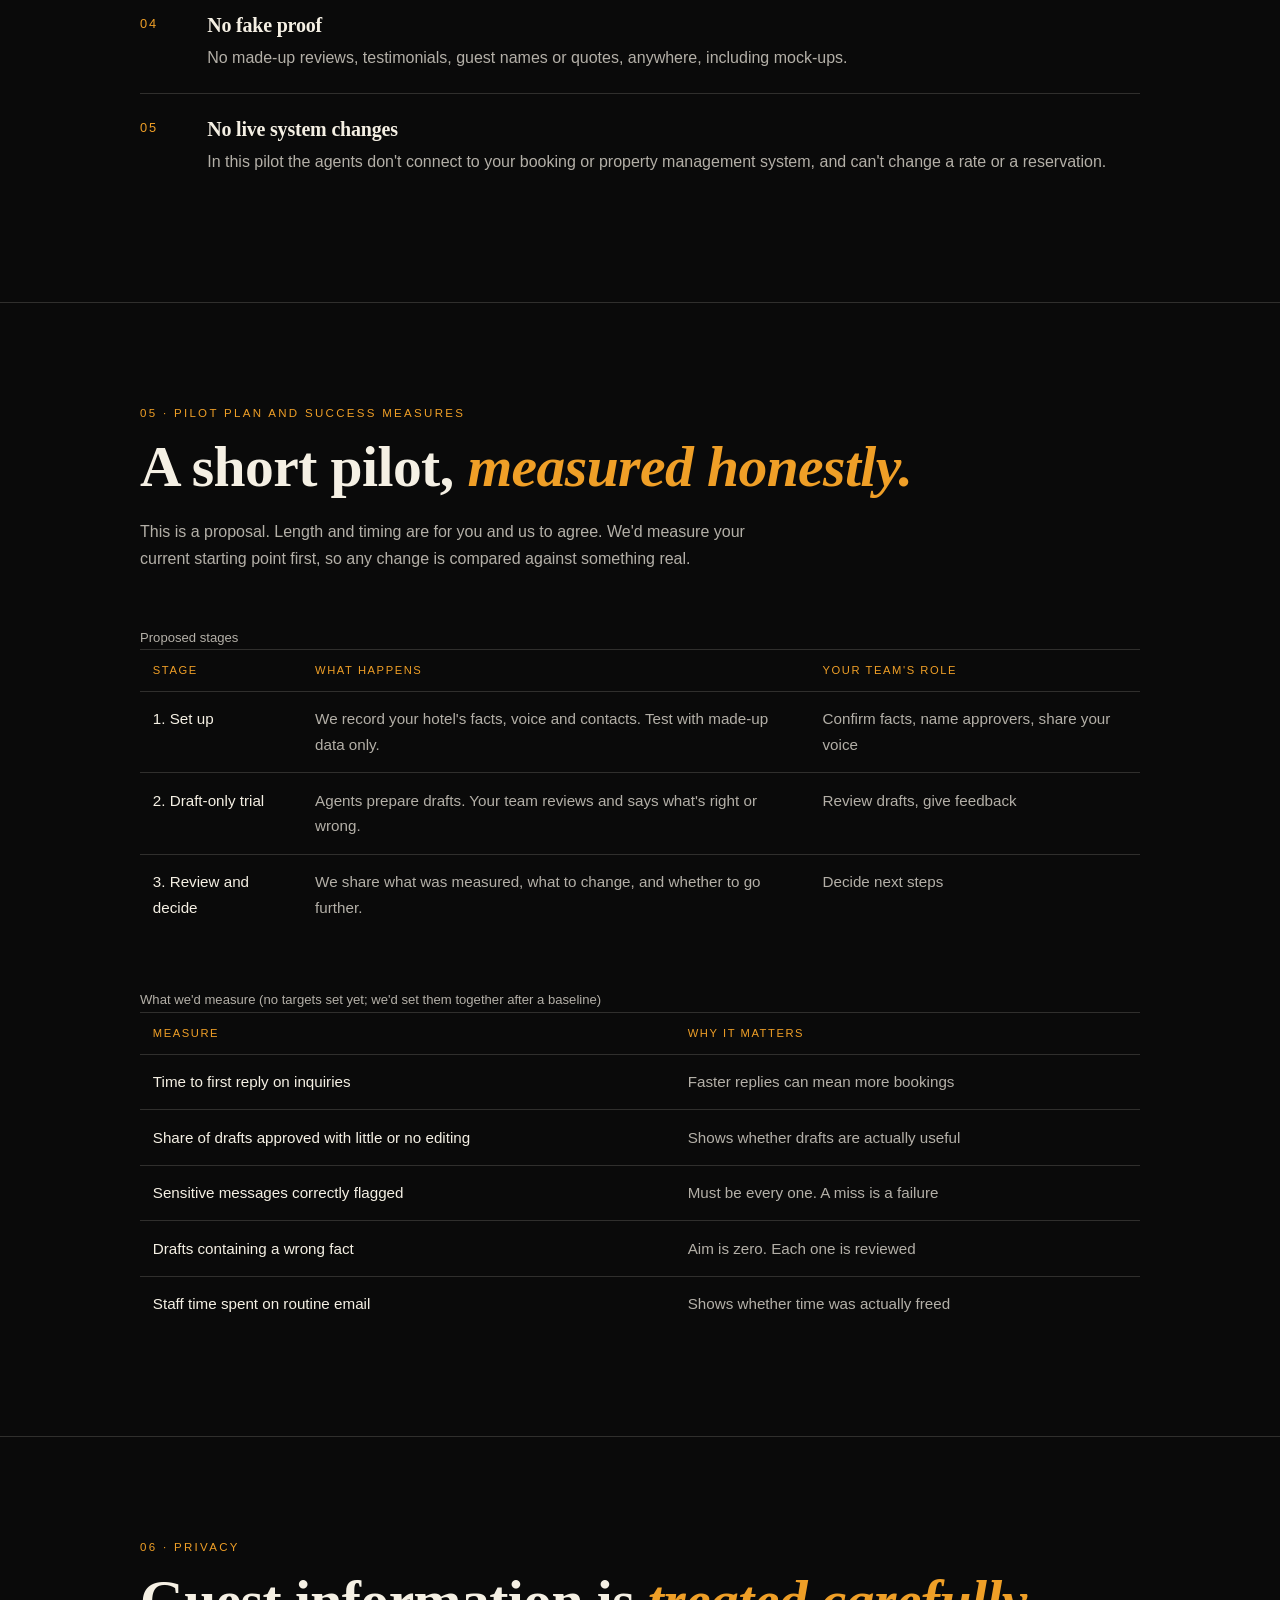
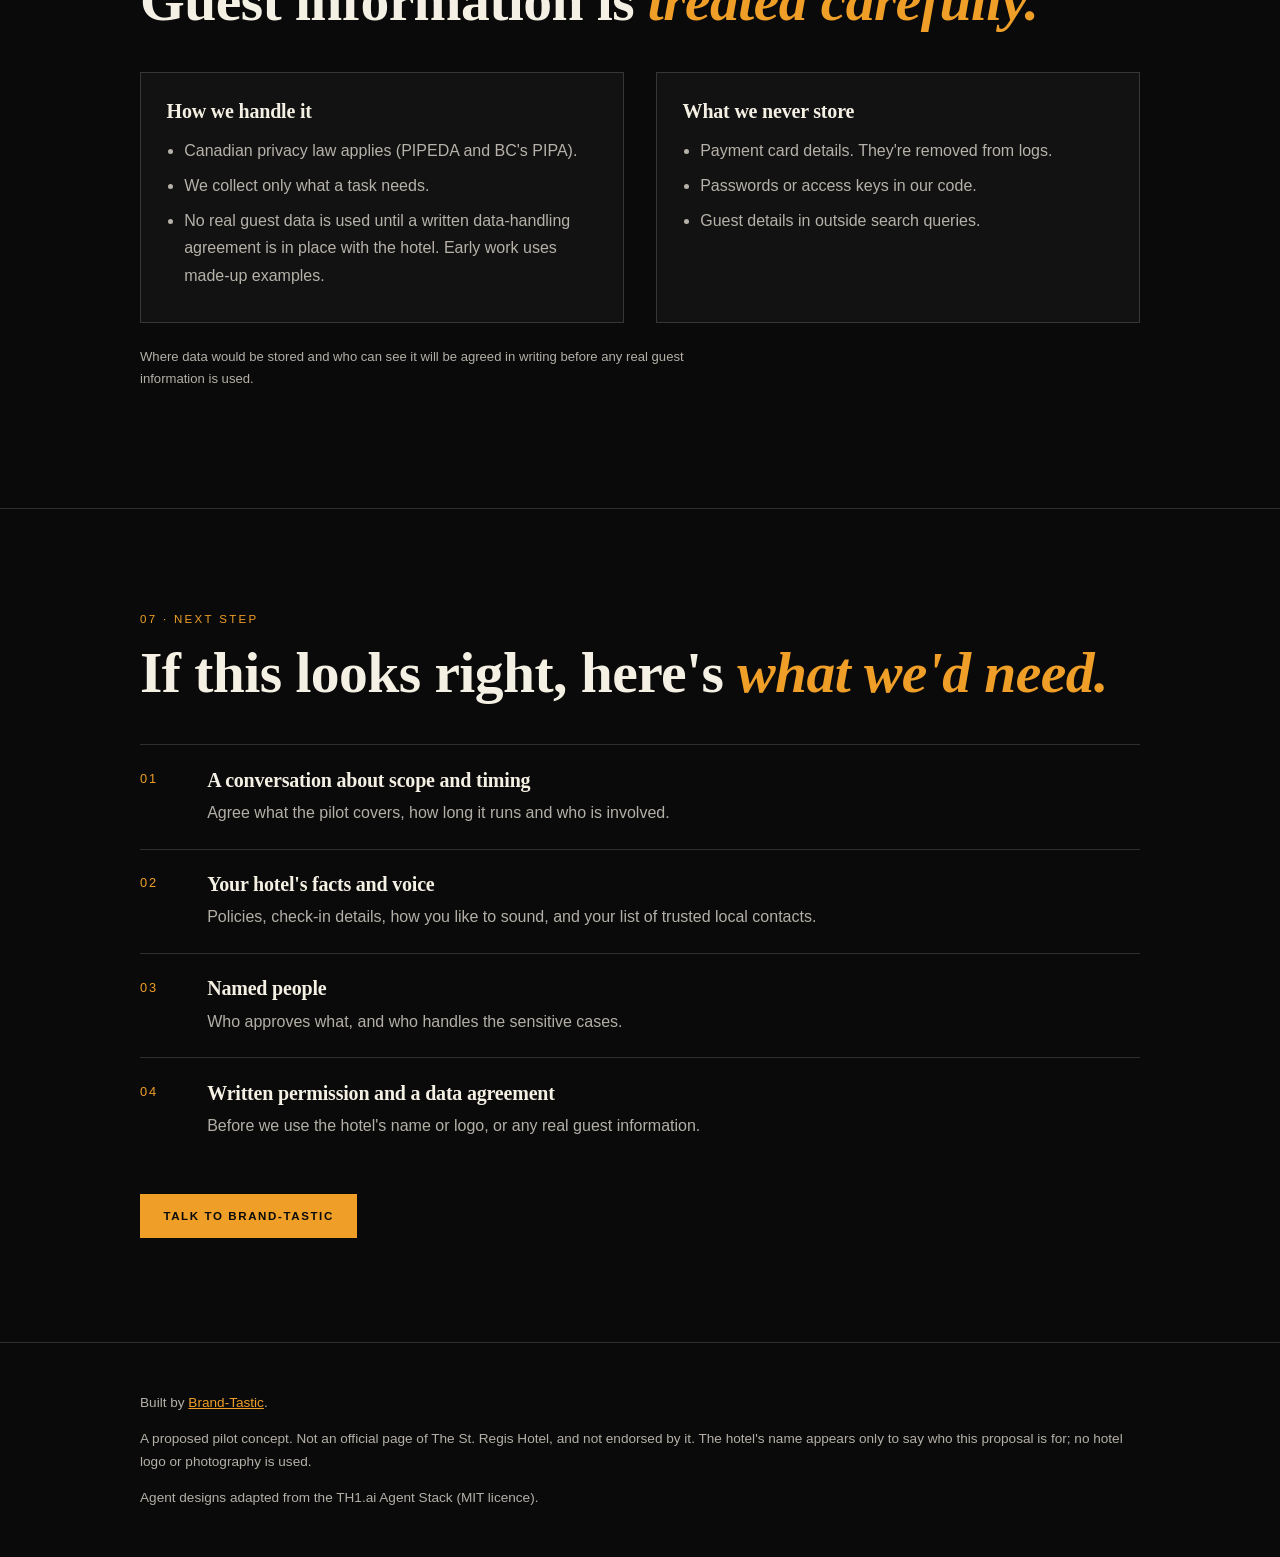
<file: travel/st-regis/index.html>
<!doctype html>
<html lang="en-CA">
<head>
<meta charset="utf-8">
<meta name="viewport" content="width=device-width,initial-scale=1">
<title>Proposed Pilot: Agent Stack for Independent Hotels | Brand-Tastic</title>
<meta name="description" content="A proposed pilot concept: AI agents that draft and prepare, while your team approves everything. Prepared by Brand-Tastic for The St. Regis Hotel, Vancouver. Not an official hotel page.">
<meta name="robots" content="noindex,nofollow">
<link rel="stylesheet" href="styles.css">
</head>
<body>
<a class="skip" href="#main">Skip to main content</a>
<div class="banner" role="note">Proposed pilot concept for review. Not an official hotel page. Not endorsed by The St. Regis Hotel.</div>
<header class="top"><div class="wrap">
  <a class="brand" href="#top">Brand<b>-</b>Tastic <span aria-hidden="true">·</span> Travel</a>
  <nav aria-label="Page sections"><ul>
    <li><a href="#what">What it is</a></li><li><a href="#day">A day</a></li><li><a href="#agents">Agents</a></li>
    <li><a href="#guardrails">Guardrails</a></li><li><a href="#pilot">Pilot</a></li><li><a href="#privacy">Privacy</a></li><li><a href="#next">Next step</a></li>
  </ul></nav>
</div></header>
<main id="main">
<section class="hero" id="top"><div class="wrap">
  <p class="eyebrow">A proposed pilot · Independent hotels</p>
  <h1>Your team decides.<br>The agents <em>do the prep.</em></h1>
  <p class="lead">A small set of AI helpers that sort the inbox, draft replies and prepare the day for the front office at The St. Regis Hotel. They never send, book or change anything on their own. A named person on your team approves every step, and it's logged.</p>
  <div class="btns"><a class="btn" href="#next">What we'd need from you</a><a class="btn ghost" href="#day">See how a day runs</a></div>
  <div class="stats" role="list">
    <div class="stat" role="listitem"><div class="n">9</div><p>agents in the first phase of the pilot</p></div>
    <div class="stat" role="listitem"><div class="n">0</div><p>messages sent without a named person's approval, by design</p></div>
    <div class="stat" role="listitem"><div class="n">7</div><p>topics that go straight to your General Manager, with no AI reply</p></div>
  </div>
  <p class="fine">These figures describe how the system is built, not results. There are no results yet. Any outcome numbers will come only from measured pilot data.</p>
</div></section>

<section id="what"><div class="wrap">
  <p class="eyebrow">01 · What this is</p>
  <h2>A back-office <em>assistant,</em> not a replacement.</h2>
  <p class="lead">Think of it as a well-briefed junior colleague who prepares things and never presses send. It reads what you give it, drafts what a person would draft, and says so plainly when it doesn't know something. Your team keeps every decision and every guest conversation that matters.</p>
  <div class="two">
    <div class="panel"><h3>What it helps with</h3><ul class="plain"><li>A clear start to the day: what needs a person, what can wait</li><li>Sorting the inbox so the important few stand out</li><li>First drafts of replies in your hotel's voice</li><li>Welcome notes before guests arrive</li><li>A short weekly summary of how marketing is doing</li></ul></div>
    <div class="panel"><h3>What it does not do</h3><ul class="plain"><li>Send emails or messages to guests</li><li>Change rates, availability or bookings</li><li>Touch payments or card details</li><li>Make up facts, prices or recommendations</li><li>Handle complaints, refunds or sensitive situations</li></ul></div>
  </div>
</div></section>

<section id="day"><div class="wrap">
  <p class="eyebrow">02 · How a day runs</p>
  <h2>A morning that <em>starts organised.</em></h2>
  <p class="lead">This is how a day could run once the pilot is under way. Times are an illustration. Your team sets the real ones.</p>
  <ol class="steps">
    <li><span class="num">01</span><div><span class="when">Before the team arrives</span><h3>The morning briefing is ready</h3><p>One short page: what needs a decision today, what came in overnight, and anything the agents couldn't check.</p></div></li>
    <li><span class="num">02</span><div><span class="when">Early</span><h3>The inbox is sorted</h3><p>Booking inquiries, requests for recommendations and supplier notes are grouped. Anything sensitive is flagged for your General Manager, and suspicious messages are marked "do not reply".</p></div></li>
    <li><span class="num">03</span><div><span class="when">Through the morning</span><h3>Drafts are prepared</h3><p>Replies and welcome notes appear as drafts. Anything the agent can't confirm is marked <strong>[CONFIRM]</strong> for a person to fill in, such as rates, availability or policy details.</p></div></li>
    <li><span class="num">04</span><div><span class="when">Your team</span><h3>A person reviews and approves</h3><p>Someone edits, approves and sends from your usual tools. Nothing leaves the building without a named approver.</p></div></li>
    <li><span class="num">05</span><div><span class="when">Always</span><h3>Everything is logged</h3><p>Each run records what went in, what came out and who approved it, so there's always a trail to look back on.</p></div></li>
  </ol>
</div></section>

<section id="agents"><div class="wrap">
  <p class="eyebrow">03 · The agents · Phase 1</p>
  <h2>Nine helpers. <em>Each with limits.</em></h2>
  <p class="lead">Each agent has one job, a short list of things it must never do, and a clear rule for when to hand over to a person. Agent designs are adapted from the open-source TH1.ai Agent Stack (MIT licence).</p>
  <div class="grid">
    <article class="card"><span class="tag">Daily</span><h3>Morning briefing</h3><p>Pulls the day together on one page: what needs you, what was sorted, what couldn't be checked.</p><p class="never"><b>Never:</b> claims it checked something it didn't.</p></article>
    <article class="card"><span class="tag">Email</span><h3>Inbox sorter</h3><p>Groups messages and ranks them so you see the few that matter, and flags suspicious ones.</p><p class="never"><b>Never:</b> replies, deletes or moves email.</p></article>
    <article class="card"><span class="tag">Email</span><h3>Email drafter</h3><p>Writes one-off emails in your hotel's voice for you to edit and send.</p><p class="never"><b>Never:</b> drafts replies to complaints, refunds or sensitive messages.</p></article>
    <article class="card"><span class="tag">Email</span><h3>Booking inquiries</h3><p>Drafts a warm, personal reply to a new inquiry, using only facts you've approved.</p><p class="never"><b>Never:</b> quotes a rate or promises a room.</p></article>
    <article class="card"><span class="tag">Guest experience</span><h3>Concierge</h3><p>Suggests restaurants, tours and transfers from your list of vetted local contacts.</p><p class="never"><b>Never:</b> recommends anyone who isn't on your list, or books for a guest.</p></article>
    <article class="card"><span class="tag">Guest experience</span><h3>Welcome notes</h3><p>Prepares a friendly pre-arrival message for upcoming guests.</p><p class="never"><b>Never:</b> sends it, or mentions personal details the guest didn't share.</p></article>
    <article class="card"><span class="tag">Reporting</span><h3>Weekly marketing summary</h3><p>A two-page plain-language look at traffic, ad spend and occupancy from the numbers you export.</p><p class="never"><b>Never:</b> fills in a missing number, or claims credit for results.</p></article>
    <article class="card"><span class="tag">Research</span><h3>Web researcher</h3><p>Looks things up online and cites where each answer came from.</p><p class="never"><b>Never:</b> adds to your approved lists, or follows instructions found on a web page.</p></article>
    <article class="card"><span class="tag">Visibility</span><h3>AI-search visibility</h3><p>Prepares clear answers and structured data so AI search tools describe the hotel correctly.</p><p class="never"><b>Never:</b> publishes anything, or includes reviews, awards or rates.</p></article>
  </div>
</div></section>

<section id="guardrails"><div class="wrap">
  <p class="eyebrow">04 · The guardrails</p>
  <h2>Where the agents <em>stop.</em></h2>
  <ol class="steps">
    <li><span class="num">01</span><div><h3>People approve, always</h3><p>Agents draft and propose. Every outward action needs a named person's approval, recorded with the time.</p></div></li>
    <li><span class="num">02</span><div><h3>Sensitive topics go to your General Manager</h3><p>Complaints, refunds, safety, legal matters, media, accessibility and guests in distress get no AI reply. They are flagged straight away with a short, neutral summary.</p></div></li>
    <li><span class="num">03</span><div><h3>No guessing</h3><p>Agents answer only from facts your hotel has confirmed. If they don't know, they say so and ask. No invented amenities, prices, policies or local tips.</p></div></li>
    <li><span class="num">04</span><div><h3>No fake proof</h3><p>No made-up reviews, testimonials, guest names or quotes, anywhere, including mock-ups.</p></div></li>
    <li><span class="num">05</span><div><h3>No live system changes</h3><p>In this pilot the agents don't connect to your booking or property management system, and can't change a rate or a reservation.</p></div></li>
  </ol>
</div></section>

<section id="pilot"><div class="wrap">
  <p class="eyebrow">05 · Pilot plan and success measures</p>
  <h2>A short pilot, <em>measured honestly.</em></h2>
  <p class="lead">This is a proposal. Length and timing are for you and us to agree. We'd measure your current starting point first, so any change is compared against something real.</p>
  <div class="tablewrap"><table>
    <caption class="fine cap">Proposed stages</caption>
    <thead><tr><th scope="col">Stage</th><th scope="col">What happens</th><th scope="col">Your team's role</th></tr></thead>
    <tbody>
      <tr><td>1. Set up</td><td>We record your hotel's facts, voice and contacts. Test with made-up data only.</td><td>Confirm facts, name approvers, share your voice</td></tr>
      <tr><td>2. Draft-only trial</td><td>Agents prepare drafts. Your team reviews and says what's right or wrong.</td><td>Review drafts, give feedback</td></tr>
      <tr><td>3. Review and decide</td><td>We share what was measured, what to change, and whether to go further.</td><td>Decide next steps</td></tr>
    </tbody></table></div>
  <div class="tablewrap"><table>
    <caption class="fine cap">What we'd measure (no targets set yet; we'd set them together after a baseline)</caption>
    <thead><tr><th scope="col">Measure</th><th scope="col">Why it matters</th></tr></thead>
    <tbody>
      <tr><td>Time to first reply on inquiries</td><td>Faster replies can mean more bookings</td></tr>
      <tr><td>Share of drafts approved with little or no editing</td><td>Shows whether drafts are actually useful</td></tr>
      <tr><td>Sensitive messages correctly flagged</td><td>Must be every one. A miss is a failure</td></tr>
      <tr><td>Drafts containing a wrong fact</td><td>Aim is zero. Each one is reviewed</td></tr>
      <tr><td>Staff time spent on routine email</td><td>Shows whether time was actually freed</td></tr>
    </tbody></table></div>
</div></section>

<section id="privacy"><div class="wrap">
  <p class="eyebrow">06 · Privacy</p>
  <h2>Guest information is <em>treated carefully.</em></h2>
  <div class="two">
    <div class="panel"><h3>How we handle it</h3><ul class="plain"><li>Canadian privacy law applies (PIPEDA and BC's PIPA).</li><li>We collect only what a task needs.</li><li>No real guest data is used until a written data-handling agreement is in place with the hotel. Early work uses made-up examples.</li></ul></div>
    <div class="panel"><h3>What we never store</h3><ul class="plain"><li>Payment card details. They're removed from logs.</li><li>Passwords or access keys in our code.</li><li>Guest details in outside search queries.</li></ul></div>
  </div>
  <p class="fine">Where data would be stored and who can see it will be agreed in writing before any real guest information is used.</p>
</div></section>

<section id="next"><div class="wrap">
  <p class="eyebrow">07 · Next step</p>
  <h2>If this looks right, here's <em>what we'd need.</em></h2>
  <ol class="steps">
    <li><span class="num">01</span><div><h3>A conversation about scope and timing</h3><p>Agree what the pilot covers, how long it runs and who is involved.</p></div></li>
    <li><span class="num">02</span><div><h3>Your hotel's facts and voice</h3><p>Policies, check-in details, how you like to sound, and your list of trusted local contacts.</p></div></li>
    <li><span class="num">03</span><div><h3>Named people</h3><p>Who approves what, and who handles the sensitive cases.</p></div></li>
    <li><span class="num">04</span><div><h3>Written permission and a data agreement</h3><p>Before we use the hotel's name or logo, or any real guest information.</p></div></li>
  </ol>
  <div class="btns mt"><a class="btn" href="https://brand-tastic.ca">Talk to Brand-Tastic</a></div>
</div></section>
</main>
<footer><div class="wrap">
  <span>Built by <a href="https://brand-tastic.ca">Brand-Tastic</a>.</span>
  <span>A proposed pilot concept. Not an official page of The St. Regis Hotel, and not endorsed by it. The hotel's name appears only to say who this proposal is for; no hotel logo or photography is used.</span>
  <span>Agent designs adapted from the TH1.ai Agent Stack (MIT licence).</span>
</div></footer>
</body>
</html>
</file>
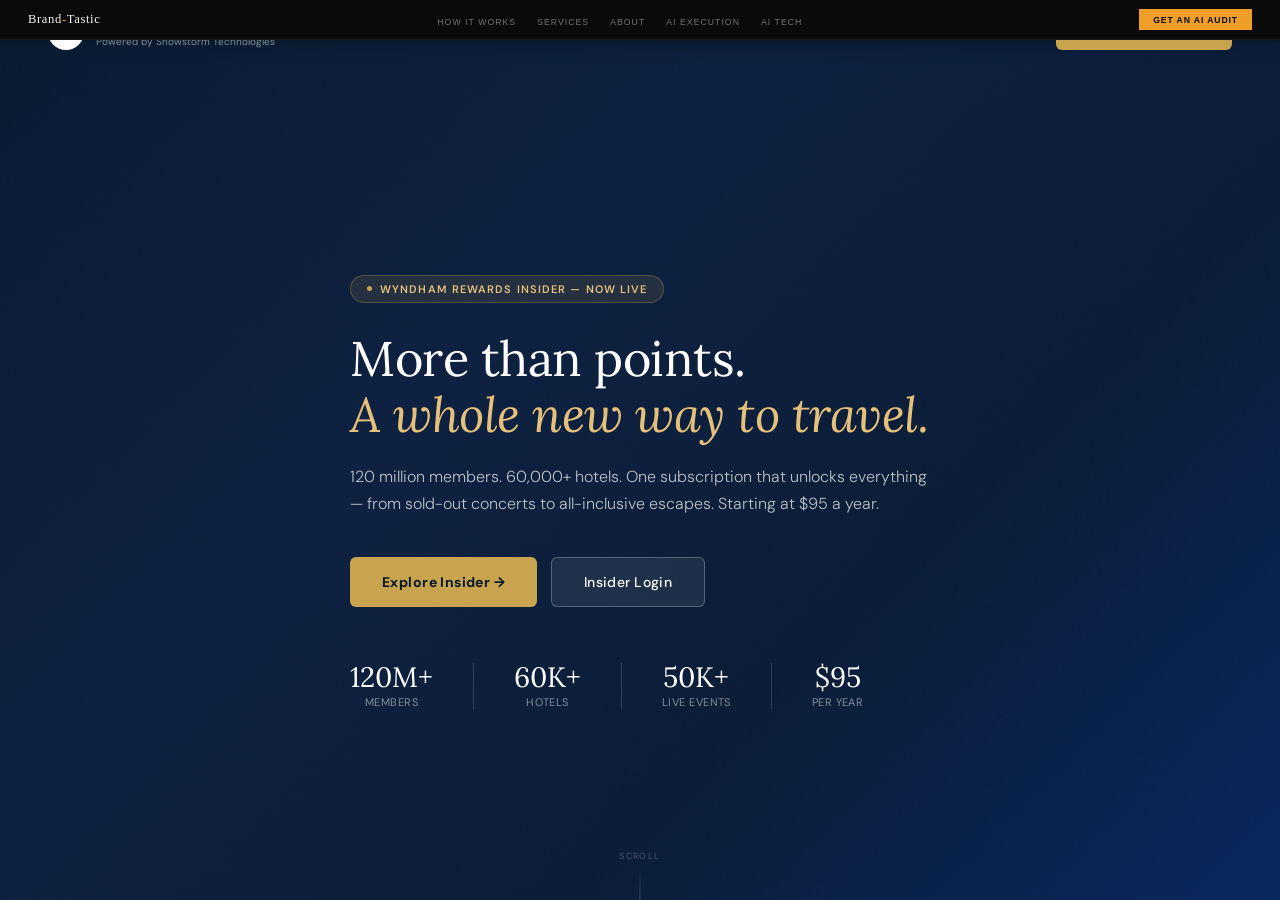
<file: wyndham.html>
<!DOCTYPE html>
<html lang="en">
<head>
<meta charset="UTF-8">
<meta name="viewport" content="width=device-width, initial-scale=1.0">
<title>Wyndham Rewards Insider</title>
<link rel="preconnect" href="https://fonts.googleapis.com">
<link href="https://fonts.googleapis.com/css2?family=Lora:ital,wght@0,400;0,500;0,600;1,400;1,500&family=DM+Sans:ital,opsz,wght@0,9..40,300;0,9..40,400;0,9..40,500;0,9..40,600;1,9..40,300&display=swap" rel="stylesheet">
<style>
*, *::before, *::after { box-sizing: border-box; margin: 0; padding: 0; }
:root {
  /* Wyndham brand blue — confirmed from brand PDFs */
  --blue:       #0057A8;
  --blue-mid:   #006DC6;
  --blue-light: #2E8FD8;
  --blue-pale:  rgba(0,87,168,0.15);
  /* Insider dark canvas */
  --canvas:     #071828;
  --navy:       #0C2038;
  --navy-mid:   #102848;
  --navy-card:  #163260;
  --navy-hover: #1C3E74;
  /* Wyndham Rewards gold — confirmed from brand PDFs */
  --gold:       #C9A44E;
  --gold-lt:    #E4C07A;
  --gold-pale:  rgba(201,164,78,0.12);
  --gold-border:rgba(201,164,78,0.3);
  --white:      #FFFFFF;
  --off-white:  #F0EDE8;
  --t1:         #FFFFFF;
  --t2:         #90A8C0;
  --t3:         #4E6478;
  --border:     rgba(255,255,255,0.08);
  --border-md:  rgba(255,255,255,0.14);
  --green:      #1E9E72;
  --green-pale: rgba(30,158,114,0.12);
  --green-bdr:  rgba(30,158,114,0.3);
  --red-pale:   rgba(220,80,60,0.12);
  --red-bdr:    rgba(220,80,60,0.3);
  --red:        #DC503C;
  --sans: 'DM Sans', sans-serif;
  --serif: 'Lora', Georgia, serif;
  --r: 10px; --r-sm: 6px; --r-xs: 4px;
}
html, body { height: 100%; font-family: var(--sans); background: var(--canvas); color: var(--t1); overflow: hidden; font-size: 14px; }

/* ─── SHELL ─────────────────────────────────── */
#landing  { display: block; padding-top: 42px; }
#platform { display: none; position: relative; height: 100vh; overflow: hidden; background: var(--canvas); }

/* ══════════════════════════════════════════
   LANDING PAGE
══════════════════════════════════════════ */
#landing { height: 100vh; overflow-y: auto; scroll-behavior: smooth; }

/* NAV */
.l-nav { top: 42px;
  position: fixed; top: 0; left: 0; right: 0; z-index: 100;
  display: flex; align-items: center; justify-content: space-between;
  padding: 0 48px; height: 64px;
  background: linear-gradient(180deg, rgba(7,25,46,0.95) 0%, transparent 100%);
  backdrop-filter: blur(4px);
  transition: background 0.3s;
}
.l-nav.scrolled { background: rgba(7,25,46,0.97); border-bottom: 1px solid var(--border); backdrop-filter: blur(12px); }
.l-logo { display: flex; align-items: center; gap: 12px; cursor: pointer; }
.l-logo-mark {
  width: 36px; height: 36px; border-radius: 50%;
  background: var(--white); display: flex; align-items: center; justify-content: center;
}
.l-logo-mark svg { width: 22px; height: 22px; }
.l-logo-text { font-size: 14px; font-weight: 600; color: var(--white); letter-spacing: 0.01em; }
.l-logo-sub  { font-size: 10px; color: rgba(255,255,255,0.5); }
.l-nav-right { display: flex; align-items: center; gap: 24px; }
.l-nav-link  { font-size: 13px; color: rgba(255,255,255,0.7); cursor: pointer; transition: color 0.15s; }
.l-nav-link:hover { color: var(--white); }
.l-nav-btn {
  background: var(--gold); color: var(--canvas); border: none;
  padding: 9px 20px; border-radius: var(--r-sm);
  font-size: 13px; font-weight: 600; font-family: var(--sans);
  cursor: pointer; letter-spacing: 0.02em; transition: background 0.15s;
}
.l-nav-btn:hover { background: var(--gold-lt); }

/* HERO */
.hero {
  position: relative; height: 100vh; min-height: 700px;
  display: flex; align-items: center; justify-content: center;
  overflow: hidden;
}
.hero-bg {
  position: absolute; inset: 0;
  background-color: #0D2040;
  background-image: url('https://images.unsplash.com/photo-1566073771259-6a8506099945?ixlib=rb-4.0.3&auto=format&fit=crop&w=1920&q=80'),
                    url('https://images.unsplash.com/photo-1520250497591-112f2f40a3f4?ixlib=rb-4.0.3&auto=format&fit=crop&w=1920&q=80');
  background-size: cover; background-position: center 40%;
}
.hero-overlay {
  position: absolute; inset: 0;
  background: linear-gradient(135deg,
    rgba(7,25,46,0.78) 0%,
    rgba(13,32,64,0.60) 35%,
    rgba(7,25,46,0.55) 65%,
    rgba(0,48,135,0.45) 100%);
}
.hero-grain {
  position: absolute; inset: 0;
  background-image: url("data:image/svg+xml,%3Csvg viewBox='0 0 256 256' xmlns='http://www.w3.org/2000/svg'%3E%3Cfilter id='n'%3E%3CfeTurbulence type='fractalNoise' baseFrequency='0.9' numOctaves='4' stitchTiles='stitch'/%3E%3C/filter%3E%3Crect width='100%25' height='100%25' filter='url(%23n)' opacity='0.03'/%3E%3C/svg%3E");
  opacity: 0.4;
}
.hero-content {
  position: relative; z-index: 2; text-align: left;
  max-width: 860px; padding: 0 48px;
}
.hero-eyebrow {
  display: inline-flex; align-items: center; gap: 8px;
  background: rgba(201,164,78,0.12); border: 1px solid var(--gold-border);
  border-radius: 30px; padding: 6px 16px; margin-bottom: 28px; align-self: flex-start;
}
.hero-eyebrow-dot { width: 5px; height: 5px; border-radius: 50%; background: var(--gold); }
.hero-eyebrow-text { font-size: 11px; font-weight: 600; color: var(--gold-lt); letter-spacing: 0.1em; text-transform: uppercase; }
.hero-headline {
  font-family: var(--serif); font-size: clamp(32px, 3.8vw, 54px);
  font-weight: 400; color: var(--white); line-height: 1.15;
  letter-spacing: -0.01em; margin-bottom: 20px; text-align: left;
}
.hero-headline em { font-style: italic; color: var(--gold-lt); }
.hero-subhead {
  font-size: 16px; font-weight: 300; color: rgba(255,255,255,0.72);
  line-height: 1.7; max-width: 580px; margin: 0 0 40px;
}
.hero-ctas { display: flex; gap: 14px; justify-content: flex-start; flex-wrap: wrap; margin-bottom: 56px; }
.btn-hero-gold {
  background: var(--gold); color: var(--canvas); border: none;
  padding: 15px 32px; border-radius: var(--r-sm);
  font-size: 14px; font-weight: 700; font-family: var(--sans);
  cursor: pointer; letter-spacing: 0.03em; transition: all 0.2s;
}
.btn-hero-gold:hover { background: var(--gold-lt); transform: translateY(-1px); }
.btn-hero-ghost {
  background: rgba(255,255,255,0.08); color: var(--white);
  border: 1px solid rgba(255,255,255,0.25); padding: 15px 32px;
  border-radius: var(--r-sm); font-size: 14px; font-weight: 500;
  font-family: var(--sans); cursor: pointer; letter-spacing: 0.02em;
  transition: all 0.2s; backdrop-filter: blur(8px);
}
.btn-hero-ghost:hover { background: rgba(255,255,255,0.14); border-color: rgba(255,255,255,0.4); }
.hero-stats { display: flex; gap: 40px; justify-content: flex-start; }
.hero-stat { text-align: center; }
.hero-stat-n { font-family: var(--serif); font-size: 28px; font-weight: 300; color: var(--white); line-height: 1; }
.hero-stat-l { font-size: 11px; color: rgba(255,255,255,0.5); margin-top: 4px; letter-spacing: 0.04em; text-transform: uppercase; }
.hero-stat-sep { width: 1px; background: rgba(255,255,255,0.15); }
.hero-scroll {
  position: absolute; bottom: 32px; left: 50%; transform: translateX(-50%);
  display: flex; flex-direction: column; align-items: center; gap: 8px; cursor: pointer;
  opacity: 0.5; transition: opacity 0.2s; z-index: 2;
}
.hero-scroll:hover { opacity: 0.8; }
.hero-scroll-line {
  width: 1px; height: 40px; background: linear-gradient(180deg, transparent, rgba(255,255,255,0.6));
  animation: scrollPulse 2s ease-in-out infinite;
}
@keyframes scrollPulse { 0%,100% { opacity: 0.3; transform: scaleY(0.8); } 50% { opacity: 1; transform: scaleY(1); } }
.hero-scroll-txt { font-size: 9px; letter-spacing: 0.15em; text-transform: uppercase; color: rgba(255,255,255,0.5); }

/* PARTNER STRIP */
.l-partners {
  background: var(--navy); border-top: 1px solid var(--border); border-bottom: 1px solid var(--border);
  padding: 18px 48px; display: flex; align-items: center; gap: 40px;
}
.l-partners-label { font-size: 10px; color: var(--t3); font-weight: 600; letter-spacing: 0.1em; text-transform: uppercase; white-space: nowrap; }
.l-partners-sep { width: 1px; height: 20px; background: var(--border-md); flex-shrink: 0; }
.l-partners-logos { display: flex; align-items: center; gap: 36px; flex-wrap: wrap; }
.partner-logo { font-size: 13px; font-weight: 600; color: rgba(255,255,255,0.45); letter-spacing: 0.04em; transition: color 0.15s; cursor: default; }
.partner-logo:hover { color: rgba(255,255,255,0.75); }

/* FEATURES */
.l-features { padding: 96px 48px; max-width: 1200px; margin: 0 auto; }
.l-section-label { font-size: 10px; font-weight: 600; letter-spacing: 0.14em; text-transform: uppercase; color: var(--gold); margin-bottom: 16px; }
.l-section-title { font-family: var(--serif); font-size: clamp(28px, 3.2vw, 42px); font-weight: 400; color: var(--t1); line-height: 1.25; margin-bottom: 56px; max-width: 800px; }
.features-grid { display: grid; grid-template-columns: repeat(3, 1fr); gap: 20px; }
.feature-card {
  background: var(--navy); border: 1px solid var(--border);
  border-radius: var(--r); padding: 32px 28px; position: relative; overflow: hidden;
  transition: border-color 0.2s, transform 0.2s;
}
.feature-card:hover { border-color: var(--gold-border); transform: translateY(-3px); }
.feature-card::before {
  content: ''; position: absolute; top: 0; left: 0; right: 0; height: 3px;
  background: linear-gradient(90deg, var(--blue) 0%, var(--gold) 100%);
  opacity: 0; transition: opacity 0.2s;
}
.feature-card:hover::before { opacity: 1; }
.feature-number { font-family: var(--serif); font-size: 64px; font-weight: 300; color: rgba(201,164,78,0.12); line-height: 1; margin-bottom: 20px; }
.feature-title { font-size: 17px; font-weight: 600; color: var(--t1); margin-bottom: 10px; }
.feature-body { font-size: 13px; color: var(--t2); line-height: 1.75; }

/* VALUE CALLOUT */
.l-value { background: var(--navy); border-top: 1px solid var(--border); border-bottom: 1px solid var(--border); }
.l-value-inner { max-width: 1200px; margin: 0 auto; padding: 80px 48px; display: grid; grid-template-columns: 1fr 1fr; gap: 80px; align-items: center; }
.value-title { font-family: var(--serif); font-size: clamp(28px,3.5vw,44px); font-weight: 300; color: var(--t1); line-height: 1.25; margin-bottom: 20px; }
.value-title em { font-style: italic; color: var(--gold-lt); }
.value-body { font-size: 15px; color: var(--t2); line-height: 1.8; margin-bottom: 32px; }
.value-proof { display: grid; grid-template-columns: 1fr 1fr; gap: 16px; }
.vp-card { background: var(--canvas); border: 1px solid var(--border); border-radius: var(--r-sm); padding: 20px; }
.vp-n { font-family: var(--serif); font-size: 30px; font-weight: 300; color: var(--gold-lt); line-height: 1; margin-bottom: 6px; }
.vp-l { font-size: 12px; color: var(--t2); line-height: 1.5; }

/* CONVERSION */
.l-convert { max-width: 1200px; margin: 0 auto; padding: 96px 48px; text-align: center; }
.convert-card {
  background: var(--navy); border: 1px solid var(--border-md);
  border-radius: 16px; padding: 64px; position: relative; overflow: hidden;
}
.convert-card::after {
  content: ''; position: absolute; inset: 0;
  background: radial-gradient(ellipse at 50% 100%, rgba(201,164,78,0.06) 0%, transparent 70%);
  pointer-events: none;
}
.convert-headline { font-family: var(--serif); font-size: clamp(28px,3.5vw,44px); font-weight: 300; color: var(--t1); margin-bottom: 16px; line-height: 1.2; }
.convert-sub { font-size: 16px; color: var(--t2); max-width: 480px; margin: 0 auto 40px; line-height: 1.7; }
.convert-price { font-family: var(--serif); font-size: 80px; font-weight: 300; color: var(--gold-lt); line-height: 1; margin-bottom: 8px; }
.convert-price-sub { font-size: 13px; color: var(--t3); margin-bottom: 40px; letter-spacing: 0.04em; }
.convert-ctas { display: flex; gap: 14px; justify-content: center; }

/* LANDING FOOTER */
.l-footer { background: var(--canvas); border-top: 1px solid var(--border); padding: 32px 48px; display: flex; justify-content: space-between; align-items: center; }
.l-footer-brand { font-size: 12px; color: var(--t3); }
.l-footer-links { display: flex; gap: 24px; }
.l-footer-link { font-size: 12px; color: var(--t3); cursor: pointer; transition: color 0.15s; }
.l-footer-link:hover { color: var(--t2); }

/* ══════════════════════════════════════════
   PLATFORM
══════════════════════════════════════════ */
.p-topbar {
  display: flex; align-items: center; justify-content: space-between;
  padding: 0 24px; height: 56px;
  background: var(--blue);
  border-bottom: 1px solid rgba(0,0,0,0.3);
  position: relative; z-index: 20;
}
.p-topbar::after {
  content: ''; position: absolute; bottom: -3px; left: 0; right: 0; height: 3px;
  background: linear-gradient(90deg, var(--gold) 0%, var(--gold-lt) 50%, var(--gold) 100%);
}
.p-brand { display: flex; align-items: center; gap: 12px; }
.p-mark { width: 32px; height: 32px; border-radius: 50%; background: #fff; display: flex; align-items: center; justify-content: center; }
.p-mark svg { width: 20px; height: 20px; }
.p-brand-name { font-size: 13px; font-weight: 600; color: #fff; }
.p-brand-sub { font-size: 10px; color: rgba(255,255,255,0.5); margin-top: 1px; }
.p-topbar-right { display: flex; align-items: center; gap: 14px; }
.p-badge {
  display: flex; align-items: center; gap: 6px;
  background: rgba(201,164,78,0.2); border: 1px solid var(--gold-border);
  border-radius: 20px; padding: 4px 12px;
  font-size: 10px; font-weight: 700; color: var(--gold-lt); letter-spacing: 0.06em;
}
.p-badge-dot { width: 5px; height: 5px; border-radius: 50%; background: var(--gold); }
.p-avatar {
  width: 32px; height: 32px; border-radius: 50%;
  background: rgba(255,255,255,0.15); border: 1.5px solid rgba(255,255,255,0.3);
  display: flex; align-items: center; justify-content: center;
  font-size: 10px; font-weight: 700; color: #fff; cursor: pointer;
}

/* PLATFORM BODY */
.p-body { position: absolute; top: 88px; bottom: 36px; left: 0; right: 0; display: flex; overflow: hidden; }
.p-sidebar {
  width: 215px; min-width: 215px; flex-shrink: 0; background: var(--navy);
  border-right: 1px solid var(--border); display: flex; flex-direction: column;
  overflow-y: auto; height: 100%;
}
.p-sidebar::-webkit-scrollbar { width: 0; }
.p-nav-section { padding: 12px 8px 0; }
.p-nav-label { font-size: 9px; font-weight: 700; letter-spacing: 0.14em; text-transform: uppercase; color: var(--t3); padding: 14px 10px 6px; }
.p-nav-item {
  display: flex; align-items: center; gap: 10px;
  padding: 9px 12px; cursor: pointer; border-radius: var(--r-sm);
  font-size: 12px; font-weight: 400; color: var(--t2);
  transition: all 0.15s; margin-bottom: 1px; position: relative;
}
.p-nav-item:hover { background: var(--navy-card); color: var(--t1); }
.p-nav-item.active { background: rgba(0,48,135,0.55); color: #fff; font-weight: 500; border: 1px solid rgba(0,68,179,0.5); }
.p-nav-item.active .ni { color: var(--gold-lt); opacity: 1; }
.ni { width: 15px; height: 15px; flex-shrink: 0; opacity: 0.6; }
.p-nav-pip { width: 5px; height: 5px; border-radius: 50%; background: var(--gold); position: absolute; right: 10px; top: 50%; transform: translateY(-50%); }
.p-nav-divider { height: 1px; background: var(--border); margin: 8px 12px; }
.p-sidebar-pts { margin: auto 0 0; padding: 14px 12px; border-top: 1px solid var(--border); }
.pts-widget { background: var(--navy-card); border: 1px solid var(--gold-border); border-radius: var(--r-sm); padding: 14px; }
.pts-lbl { font-size: 9px; font-weight: 700; letter-spacing: 0.1em; text-transform: uppercase; color: var(--t3); margin-bottom: 4px; }
.pts-num { font-family: var(--serif); font-size: 22px; color: var(--t1); line-height: 1; }
.pts-sub { font-size: 11px; color: var(--gold); margin-top: 3px; font-weight: 500; }

/* CONTENT */
.p-content { flex: 1; overflow-y: auto; background: var(--canvas); height: 100%; }
.p-content::-webkit-scrollbar { width: 5px; }
.p-content::-webkit-scrollbar-thumb { background: var(--navy-card); border-radius: 3px; }
.p-view { display: none; padding: 28px 32px; }
.p-view.active { display: block; }
.p-page-title { font-family: var(--serif); font-size: 24px; font-weight: 300; color: var(--t1); margin-bottom: 4px; }
.p-page-sub { font-size: 13px; color: var(--t2); margin-bottom: 24px; line-height: 1.65; }
.p-eyebrow { font-size: 9px; font-weight: 700; letter-spacing: 0.14em; text-transform: uppercase; color: var(--gold); margin-bottom: 8px; }

/* PLATFORM CARDS */
.p-card { background: var(--navy); border: 1px solid var(--border); border-radius: var(--r); padding: 20px; margin-bottom: 14px; }
.p-card-title { font-size: 13px; font-weight: 600; color: var(--t1); margin-bottom: 4px; }
.p-card-body { font-size: 13px; color: var(--t2); line-height: 1.7; }

/* METRICS GRID */
.p-metrics { display: grid; grid-template-columns: repeat(3,1fr); gap: 12px; margin-bottom: 16px; }
.p-metric { background: var(--navy); border: 1px solid var(--border); border-radius: var(--r); padding: 18px 16px; }
.p-m-label { font-size: 10px; color: var(--t3); font-weight: 600; letter-spacing: 0.04em; text-transform: uppercase; margin-bottom: 6px; }
.p-m-value { font-family: var(--serif); font-size: 26px; color: var(--t1); line-height: 1; }
.p-m-hint { font-size: 11px; color: var(--gold); margin-top: 5px; font-weight: 500; }
.p-m-hint.dim { color: var(--t3); font-weight: 400; }

/* INSIGHT */
.p-insight {
  background: var(--navy); border: 1px solid var(--gold-border);
  border-left: 3px solid var(--gold); border-radius: var(--r);
  padding: 20px; margin-bottom: 14px;
  display: flex; justify-content: space-between; align-items: flex-start; gap: 20px;
}
.p-insight-title { font-family: var(--serif); font-size: 17px; font-style: italic; color: var(--t1); margin-bottom: 8px; }
.p-insight-body { font-size: 13px; color: var(--t2); line-height: 1.7; }
.p-insight-body strong { color: var(--t1); font-weight: 600; }

/* BADGES */
.bdg { display: inline-flex; align-items: center; font-size: 10px; font-weight: 700; padding: 3px 9px; border-radius: 20px; letter-spacing: 0.04em; white-space: nowrap; }
.bdg-gold { background: var(--gold-pale); color: var(--gold-lt); border: 1px solid var(--gold-border); }
.bdg-green { background: var(--green-pale); color: #5DCAA5; border: 1px solid var(--green-bdr); }
.bdg-blue { background: rgba(0,48,135,0.25); color: #85B7EB; border: 1px solid rgba(0,68,179,0.35); }
.bdg-red { background: var(--red-pale); color: #F08070; border: 1px solid var(--red-bdr); }
.bdg-live { background: var(--green-pale); color: #5DCAA5; border: 1px solid var(--green-bdr); padding: 4px 10px; }

/* BUTTONS */
.btn-gold { background: var(--gold); color: var(--canvas); border: none; padding: 10px 20px; border-radius: var(--r-sm); font-size: 12px; font-weight: 700; font-family: var(--sans); cursor: pointer; letter-spacing: 0.03em; transition: background 0.15s; white-space: nowrap; }
.btn-gold:hover { background: var(--gold-lt); }
.btn-gold-full { width: 100%; padding: 14px; font-size: 14px; font-weight: 700; background: var(--gold); color: var(--canvas); border: none; border-radius: var(--r-sm); font-family: var(--sans); cursor: pointer; letter-spacing: 0.02em; transition: background 0.15s; }
.btn-gold-full:hover { background: var(--gold-lt); }
.btn-blue { background: var(--blue); color: #fff; border: none; padding: 10px 20px; border-radius: var(--r-sm); font-size: 12px; font-weight: 600; font-family: var(--sans); cursor: pointer; transition: background 0.15s; white-space: nowrap; }
.btn-blue:hover { background: var(--blue-mid); }
.btn-ghost { background: transparent; color: var(--t2); border: 1px solid var(--border-md); padding: 9px 16px; border-radius: var(--r-sm); font-size: 12px; font-family: var(--sans); cursor: pointer; transition: all 0.15s; }
.btn-ghost:hover { border-color: var(--gold-border); color: var(--gold-lt); }

/* ROI */
.roi-summary { background: var(--navy-mid); border: 1px solid var(--gold-border); border-radius: var(--r-sm); padding: 18px; margin-top: 14px; }
.roi-grid { display: grid; grid-template-columns: repeat(3,1fr); gap: 14px; margin-bottom: 14px; }
.roi-lbl { font-size: 9px; color: var(--t3); font-weight: 700; letter-spacing: 0.06em; text-transform: uppercase; margin-bottom: 4px; }
.roi-val { font-family: var(--serif); font-size: 22px; color: var(--t1); }
.roi-footer { border-top: 1px solid var(--border); padding-top: 12px; display: flex; justify-content: space-between; align-items: center; }
.roi-payback { font-size: 12px; color: var(--gold); font-weight: 600; }
.roi-cost { font-family: var(--serif); font-size: 24px; color: var(--gold); }
.roi-cost-lbl { font-size: 9px; color: var(--t3); text-align: right; margin-bottom: 2px; text-transform: uppercase; letter-spacing: 0.05em; }
input[type="range"] { -webkit-appearance:none; width:100%; height:3px; background:var(--navy-card); border-radius:2px; outline:none; }
input[type="range"]::-webkit-slider-thumb { -webkit-appearance:none; width:16px; height:16px; border-radius:50%; background:var(--blue); cursor:pointer; border:2px solid var(--gold); }
.sl-row { margin-bottom: 14px; }
.sl-hdr { display: flex; justify-content: space-between; font-size: 11px; color: var(--t2); margin-bottom: 7px; }
.sl-hdr span:last-child { font-weight: 600; color: var(--t1); }

/* BENEFITS */
.ben-row { display: flex; align-items: center; justify-content: space-between; padding: 13px 0; border-bottom: 1px solid var(--border); gap: 16px; }
.ben-row:last-child { border-bottom: none; }
.ben-name { font-size: 13px; color: var(--t1); font-weight: 500; margin-bottom: 2px; }
.ben-desc { font-size: 11px; color: var(--t2); }

/* ACTIVITY */
.act-hdr { padding: 10px 16px; font-size: 9px; font-weight: 700; letter-spacing: 0.1em; text-transform: uppercase; color: var(--t3); background: var(--navy-card); border-radius: var(--r) var(--r) 0 0; }
.act-row { display: flex; justify-content: space-between; align-items: center; padding: 12px 16px; border-top: 1px solid var(--border); transition: background 0.12s; }
.act-row:hover { background: var(--navy-card); }
.act-name { font-size: 13px; color: var(--t1); }
.act-date { font-size: 11px; color: var(--t3); margin-top: 2px; }
.act-pts { font-size: 12px; font-weight: 600; color: var(--gold); }

/* TRIPS */
.trip-grid { display: grid; grid-template-columns: repeat(2, 1fr); gap: 14px; }
.trip-card { background: var(--navy); border: 1px solid var(--border); border-radius: var(--r); padding: 18px; cursor: pointer; transition: border-color 0.15s, transform 0.15s; }
.trip-card:hover { border-color: var(--gold-border); transform: translateY(-2px); }
.trip-label { font-size: 9px; font-weight: 700; letter-spacing: 0.1em; text-transform: uppercase; color: var(--t3); margin-bottom: 5px; }
.trip-name { font-size: 14px; font-weight: 600; color: var(--t1); margin-bottom: 5px; }
.trip-desc { font-size: 11px; color: var(--t2); margin-bottom: 16px; line-height: 1.55; }
.trip-foot { display: flex; justify-content: space-between; align-items: center; }
.trip-price { font-family: var(--serif); font-size: 17px; color: var(--t1); }
.trip-price-lbl { font-size: 10px; color: var(--t3); margin-bottom: 3px; }
.add-trip { background: var(--navy); border: 1px dashed rgba(255,255,255,0.12); border-radius: var(--r); cursor: pointer; min-height: 145px; display: flex; flex-direction: column; align-items: center; justify-content: center; gap: 8px; transition: border-color 0.15s; }
.add-trip:hover { border-color: var(--gold-border); }

/* EVENTS */
.evt-list { border: 1px solid var(--border); border-radius: var(--r); overflow: hidden; }
.evt-row { display: flex; align-items: center; justify-content: space-between; padding: 14px 18px; background: var(--navy); border-bottom: 1px solid var(--border); transition: background 0.12s; gap: 16px; }
.evt-row:last-child { border-bottom: none; }
.evt-row:hover { background: var(--navy-card); }
.evt-name { font-size: 13px; font-weight: 500; color: var(--t1); margin-bottom: 3px; }
.evt-meta { font-size: 11px; color: var(--t3); }
.evt-right { text-align: right; flex-shrink: 0; }
.evt-pts { font-size: 11px; color: var(--t3); margin-bottom: 3px; }
.evt-cta { font-size: 12px; font-weight: 600; color: var(--gold); cursor: pointer; }

/* CHAT */
.chat-chips { display: flex; gap: 8px; flex-wrap: wrap; margin-bottom: 14px; }
.chip { font-size: 11px; padding: 6px 13px; border-radius: 20px; border: 1px solid var(--border-md); background: var(--navy); color: var(--t2); cursor: pointer; font-family: var(--sans); transition: all 0.15s; }
.chip:hover { border-color: var(--gold-border); color: var(--t1); }
.chat-wrap { border: 1px solid var(--border); border-radius: var(--r); overflow: hidden; }
.chat-msgs { height: 300px; overflow-y: auto; padding: 16px; display: flex; flex-direction: column; gap: 13px; background: var(--navy-mid); }
.chat-msgs::-webkit-scrollbar { width: 4px; }
.chat-msgs::-webkit-scrollbar-thumb { background: var(--navy-card); border-radius: 2px; }
.chat-row { display: flex; gap: 10px; align-items: flex-start; }
.chat-row.u { flex-direction: row-reverse; }
.chat-av { width: 28px; height: 28px; min-width: 28px; border-radius: 50%; display: flex; align-items: center; justify-content: center; font-size: 10px; font-weight: 700; }
.chat-av.bot { background: var(--blue); color: #fff; }
.chat-av.usr { background: var(--navy-card); color: var(--t2); border: 1px solid var(--border-md); }
.chat-bub { padding: 10px 14px; border-radius: 12px; font-size: 13px; line-height: 1.7; max-width: 82%; }
.chat-bub.bot { background: var(--navy-card); color: var(--t1); border: 1px solid var(--border); }
.chat-bub.usr { background: rgba(0,48,135,0.3); color: var(--t1); border: 1px solid rgba(0,68,179,0.4); }
.chat-input-row { border-top: 1px solid var(--border); padding: 12px; display: flex; gap: 10px; background: var(--navy); }
.chat-input-row input { flex: 1; background: var(--navy-mid); border: 1px solid var(--border-md); border-radius: var(--r-sm); padding: 9px 14px; color: var(--t1); font-family: var(--sans); font-size: 13px; outline: none; transition: border-color 0.15s; }
.chat-input-row input:focus { border-color: var(--blue-light); }
.chat-input-row input::placeholder { color: var(--t3); }

/* ── CAMPAIGN ENGINE ─────────── */
.camp-kpi-grid { display: grid; grid-template-columns: repeat(4,1fr); gap: 12px; margin-bottom: 20px; }
.camp-kpi { background: var(--navy); border: 1px solid var(--border); border-radius: var(--r-sm); padding: 16px; }
.camp-kpi-lbl { font-size: 9px; color: var(--t3); font-weight: 700; letter-spacing: 0.08em; text-transform: uppercase; margin-bottom: 6px; }
.camp-kpi-val { font-family: var(--serif); font-size: 24px; color: var(--t1); line-height: 1; }
.camp-kpi-delta { font-size: 11px; font-weight: 600; margin-top: 5px; }
.camp-kpi-delta.up { color: var(--green); }
.camp-kpi-delta.neutral { color: var(--t3); }
.camp-table { border: 1px solid var(--border); border-radius: var(--r); overflow: hidden; }
.camp-thead { display: grid; grid-template-columns: 2fr 1.2fr 1fr 1fr 1fr 90px; padding: 10px 16px; background: var(--navy-card); font-size: 9px; font-weight: 700; letter-spacing: 0.08em; text-transform: uppercase; color: var(--t3); }
.camp-row { display: grid; grid-template-columns: 2fr 1.2fr 1fr 1fr 1fr 90px; padding: 14px 16px; border-top: 1px solid var(--border); background: var(--navy); align-items: center; transition: background 0.12s; }
.camp-row:hover { background: var(--navy-card); }
.camp-row-name { font-size: 13px; font-weight: 500; color: var(--t1); margin-bottom: 2px; }
.camp-row-desc { font-size: 11px; color: var(--t3); }
.camp-row-cell { font-size: 12px; color: var(--t2); }
.toggle { width: 36px; height: 20px; border-radius: 10px; cursor: pointer; position: relative; transition: background 0.2s; border: none; padding: 0; }
.toggle.on { background: var(--green); }
.toggle.off { background: var(--navy-card); border: 1px solid var(--border-md); }
.toggle::after { content: ''; position: absolute; top: 2px; width: 16px; height: 16px; border-radius: 50%; background: #fff; transition: left 0.2s; }
.toggle.on::after { left: 18px; }
.toggle.off::after { left: 2px; }

/* ── PARTNER HUB ─────────── */
.partner-grid { display: grid; grid-template-columns: repeat(3,1fr); gap: 14px; }
.partner-card { background: var(--navy); border: 1px solid var(--border); border-radius: var(--r); padding: 20px; transition: border-color 0.15s; }
.partner-card:hover { border-color: var(--gold-border); }
.partner-card-top { display: flex; justify-content: space-between; align-items: flex-start; margin-bottom: 14px; }
.partner-brand { font-size: 16px; font-weight: 700; color: var(--t1); letter-spacing: 0.02em; }
.partner-cat { font-size: 10px; color: var(--t3); margin-top: 2px; }
.partner-metrics { display: grid; grid-template-columns: 1fr 1fr; gap: 8px; margin-bottom: 14px; }
.partner-metric-lbl { font-size: 9px; color: var(--t3); text-transform: uppercase; letter-spacing: 0.06em; margin-bottom: 3px; }
.partner-metric-val { font-family: var(--serif); font-size: 16px; color: var(--t1); }
.partner-bar { height: 3px; background: var(--navy-card); border-radius: 2px; margin-bottom: 14px; }
.partner-bar-fill { height: 100%; border-radius: 2px; }
.partner-cta { font-size: 11px; font-weight: 600; color: var(--blue-light); cursor: pointer; transition: color 0.15s; }
.partner-cta:hover { color: var(--gold-lt); }

/* ── INTELLIGENCE ─────────── */
.seg-grid { display: grid; grid-template-columns: repeat(2,1fr); gap: 14px; margin-bottom: 14px; }
.seg-card { background: var(--navy); border: 1px solid var(--border); border-radius: var(--r); padding: 18px; cursor: pointer; transition: border-color 0.15s; }
.seg-card:hover { border-color: var(--gold-border); }
.seg-card-top { display: flex; justify-content: space-between; align-items: center; margin-bottom: 10px; }
.seg-name { font-size: 13px; font-weight: 600; color: var(--t1); }
.seg-size { font-family: var(--serif); font-size: 20px; color: var(--gold-lt); }
.seg-size-lbl { font-size: 9px; color: var(--t3); text-align: right; }
.seg-desc { font-size: 12px; color: var(--t2); line-height: 1.6; margin-bottom: 12px; }
.seg-bar { height: 4px; background: var(--navy-card); border-radius: 2px; }
.seg-bar-fill { height: 100%; border-radius: 2px; }
.conversion-arc { max-width: 480px; margin: 0 auto 20px; }
.arc-row { display: flex; align-items: center; gap: 12px; padding: 10px 0; border-bottom: 1px solid var(--border); }
.arc-row:last-child { border-bottom: none; }
.arc-stage { font-size: 11px; color: var(--t2); width: 140px; flex-shrink: 0; }
.arc-bar { flex: 1; height: 6px; background: var(--navy-card); border-radius: 3px; overflow: hidden; }
.arc-fill { height: 100%; border-radius: 3px; }
.arc-pct { font-size: 11px; font-weight: 600; color: var(--t1); width: 36px; text-align: right; }

/* PLATFORM FOOTER */
.p-footer { position: absolute; bottom: 0; left: 0; right: 0; height: 36px; padding: 0 24px; border-top: 1px solid var(--border); background: var(--navy); display: flex; justify-content: space-between; align-items: center; }
.p-footer-txt { font-size: 10px; color: var(--t3); }

/* ── UTILITY ─────────────────────────────── */
.flex-sb { display: flex; justify-content: space-between; align-items: flex-start; gap: 20px; }
.flex-center { display: flex; align-items: center; }
.gap-8 { gap: 8px; }
.gap-12 { gap: 12px; }
.mb-8 { margin-bottom: 8px; }
.mb-14 { margin-bottom: 14px; }
.mb-20 { margin-bottom: 20px; }

/* ══════════════════════════════════════════
   MOBILE — ≤ 768px
══════════════════════════════════════════ */
@media (max-width: 768px) {

  /* ── LANDING NAV ── */
  .l-nav { padding: 0 16px; }
  .l-nav-right .l-nav-link { display: none; }
  .l-nav-btn { font-size: 11px; padding: 7px 14px; }
  .l-logo-sub { display: none; }

  /* ── HERO ── */
  .hero-content { padding: 0 20px; max-width: 100%; }
  .hero-headline { font-size: clamp(28px, 9vw, 42px); }
  .hero-subhead { font-size: 14px; }
  .hero-ctas { flex-direction: column; align-items: flex-start; gap: 10px; margin-bottom: 36px; }
  .btn-hero-gold, .btn-hero-ghost { width: 100%; max-width: 320px; text-align: center; }
  .hero-stats { gap: 20px; flex-wrap: wrap; }
  .hero-stat-n { font-size: 22px; }
  .hero-stat-l { font-size: 10px; }

  /* ── PARTNER STRIP ── */
  .l-partners { padding: 14px 16px; gap: 16px; }
  .l-partners-logos { gap: 20px; overflow-x: auto; flex-wrap: nowrap; padding-bottom: 4px; }
  .partner-logo { font-size: 11px; white-space: nowrap; }

  /* ── LANDING FEATURES ── */
  .l-features { padding: 48px 16px; }
  .l-section-title { font-size: 26px; margin-bottom: 32px; }
  .features-grid { grid-template-columns: 1fr; gap: 14px; }
  .feature-number { font-size: 40px; margin-bottom: 10px; }

  /* ── VALUE SECTION ── */
  .l-value-inner { grid-template-columns: 1fr; gap: 36px; padding: 48px 16px; }
  .value-proof { grid-template-columns: 1fr 1fr; }
  .value-title { font-size: 26px; }

  /* ── CONVERSION SECTION ── */
  .l-convert { padding: 48px 16px; }
  .convert-card { padding: 32px 20px; }
  .convert-headline { font-size: 24px; }
  .convert-price { font-size: 56px; }
  .convert-ctas { flex-direction: column; gap: 10px; }
  .convert-ctas .btn-hero-gold,
  .convert-ctas .btn-hero-ghost { width: 100%; }

  /* ── LANDING FOOTER ── */
  .l-footer { flex-direction: column; gap: 12px; padding: 24px 16px; text-align: center; }
  .l-footer-links { justify-content: center; }

  /* ── PLATFORM TOPBAR ── */
  .p-topbar { padding: 0 12px; }
  .p-brand-sub { display: none; }
  .p-badge { display: none; }
  .p-avatar { width: 28px; height: 28px; font-size: 10px; }
  .btn-ghost { font-size: 10px !important; padding: 5px 10px !important; }

  /* ── PLATFORM BREADCRUMB ── */
  .p-breadcrumb { padding: 0 12px; font-size: 10px; }

  /* ── PLATFORM SIDEBAR: hide on mobile ── */
  .p-sidebar { display: none; }

  /* ── PLATFORM BODY: full width, account for bottom nav ── */
  .p-body { bottom: 56px !important; }

  /* ── PLATFORM CONTENT: tighter padding ── */
  .p-view { padding: 16px 14px !important; }

  /* ── METRICS: 2-col on mobile ── */
  .p-metrics { grid-template-columns: 1fr 1fr; gap: 10px; }
  .p-metrics .p-metric:last-child { grid-column: span 2; }
  .p-m-value { font-size: 20px; }

  /* ── INSIGHT CARD: stack ── */
  .p-insight { flex-direction: column; gap: 12px; }
  .p-insight .btn-gold { align-self: flex-start; }

  /* ── TRIP GRID: single col ── */
  .trip-grid { grid-template-columns: 1fr; }
  .add-trip { min-height: 80px; }

  /* ── PARTNER GRID: 2-col ── */
  .partner-grid { grid-template-columns: 1fr 1fr; }

  /* ── CAMPAIGN TABLE: hide columns on small screens ── */
  .camp-kpi-grid { grid-template-columns: 1fr 1fr; }
  .camp-thead { grid-template-columns: 2fr 1fr 80px !important; }
  .camp-thead span:nth-child(3),
  .camp-thead span:nth-child(4),
  .camp-thead span:nth-child(5) { display: none; }
  .camp-row { grid-template-columns: 2fr 1fr 80px !important; }
  .camp-row > div:nth-child(3),
  .camp-row > div:nth-child(4),
  .camp-row > div:nth-child(5) { display: none; }

  /* ── SEGMENT GRID: single col ── */
  .seg-grid { grid-template-columns: 1fr; }

  /* ── ROI calculator: stack ── */
  .p-card [style*="grid-template-columns: 1fr 1fr"] { display: block !important; }
  .p-card [style*="grid-template-columns: 1fr 1fr"] > div:last-child { margin-top: 16px; }

  /* ── CONVERT PAGE pillars: single col ── */
  [id="pv-convert"] [style*="grid-template-columns: repeat(3"] { grid-template-columns: 1fr !important; }
  [id="pv-convert"] [style*="grid-template-columns: repeat(3,1fr)"] { grid-template-columns: 1fr !important; }

  /* ── CONVERT: trip examples ── */
  [id="pv-convert"] [style*="grid-template-columns: repeat(3,1fr)"] { grid-template-columns: 1fr !important; }

  /* ── DASHBOARD conversion gap bars ── */
  [id="pv-dash"] [style*="grid-template-columns: repeat(3,1fr)"] { grid-template-columns: 1fr !important; }

  /* ── EVENTS table ── */
  .evt-row { flex-direction: column; gap: 6px; padding: 12px 14px; }
  .evt-right { flex-direction: row; gap: 12px; align-items: center; }

  /* ── CHAT chips: wrap and scroll ── */
  .chat-chips { overflow-x: auto; flex-wrap: nowrap; padding-bottom: 4px; gap: 6px; }
  .chip { white-space: nowrap; }
  .chat-msgs { height: 260px; }

  /* ── MOBILE BOTTOM NAV (shown only on mobile) ── */
  .mobile-nav {
    display: flex !important;
  }
}

/* ── MOBILE BOTTOM NAV BASE ── */
.mobile-nav {
  display: none;
  position: absolute;
  bottom: 0; left: 0; right: 0;
  height: 56px;
  background: var(--navy);
  border-top: 1px solid var(--border);
  z-index: 50;
  align-items: stretch;
}
.mnav-item {
  flex: 1;
  display: flex;
  flex-direction: column;
  align-items: center;
  justify-content: center;
  gap: 3px;
  cursor: pointer;
  color: var(--t3);
  transition: color 0.15s;
  font-size: 9px;
  font-weight: 500;
  letter-spacing: 0.04em;
  text-transform: uppercase;
  border: none;
  background: none;
  padding: 0;
  position: relative;
}
.mnav-item.active { color: var(--gold-lt); }
.mnav-item svg { width: 20px; height: 20px; }
.mnav-pip {
  position: absolute;
  top: 8px; right: calc(50% - 14px);
  width: 5px; height: 5px;
  border-radius: 50%;
  background: var(--gold);
}

/* ── TABLET 769-1024px ── */
@media (min-width: 769px) and (max-width: 1024px) {
  .l-features { padding: 64px 24px; }
  .l-value-inner { padding: 64px 24px; gap: 48px; }
  .l-convert { padding: 64px 24px; }
  .features-grid { grid-template-columns: 1fr 1fr; }
  .p-sidebar { width: 180px; min-width: 180px; }
  .partner-grid { grid-template-columns: 1fr 1fr; }
}

  /* Brand-Tastic site nav */
  .bt-top-bar {
    position: fixed; top: 0; left: 0; right: 0; z-index: 200;
    padding: 0.65rem 2rem;
    display: flex; justify-content: space-between; align-items: center;
    background: #0A0A0A;
    border-bottom: 1px solid rgba(255,255,255,0.07);
    font-family: 'Montserrat', sans-serif;
  }
  .bt-top-bar-logo {
    font-family: 'Playfair Display', Georgia, serif;
    font-size: 0.9rem; letter-spacing: 0.05em;
    color: #F5F3EE; text-decoration: none;
  }
  .bt-top-bar-logo span { color: #EF9F27; }
  .bt-top-bar-links { display: flex; gap: 1.5rem; list-style: none; }
  .bt-top-bar-links a {
    font-size: 0.62rem; letter-spacing: 0.12em; text-transform: uppercase;
    color: rgba(245,243,238,0.45); text-decoration: none; transition: color 0.2s;
  }
  .bt-top-bar-links a:hover { color: #EF9F27; }
  .bt-top-bar-cta {
    font-size: 0.62rem; letter-spacing: 0.1em; text-transform: uppercase;
    color: #0A0A0A; background: #EF9F27; padding: 0.4rem 1rem;
    text-decoration: none; font-weight: 600;
  }
  @media (max-width: 768px) {
    .bt-top-bar-links { display: none; }
    .bt-top-bar { padding: 0.65rem 1.25rem; }
  }

</style>
</head>
<body>
<!-- Brand-Tastic Nav Bar -->
<nav class="bt-top-bar">
  <a href="index.html" class="bt-top-bar-logo">Brand<span>-</span>Tastic</a>
  <ul class="bt-top-bar-links">
    <li><a href="index.html#how">How It Works</a></li>
    <li><a href="index.html#services">Services</a></li>
    <li><a href="index.html#about">About</a></li>
    <li><a href="ai-execution.html">AI Execution</a></li>
    <li><a href="/travel/hotel-pilot/">AI Tech</a></li>
  </ul>
  <a href="mailto:brian@brand-tastic.ca?subject=AI+Audit" class="bt-top-bar-cta">Get an AI Audit</a>
</nav>


<!-- ══ LANDING PAGE ══ -->
<div id="landing">
  <!-- NAV -->
  <nav class="l-nav" id="l-nav">
    <div class="l-logo">
      <div class="l-logo-mark">
        <svg viewBox="0 0 30 22" fill="none"><path d="M2 3L8 19L12 10.5L15 17L18 10.5L22 19L28 3" stroke="#0057A8" stroke-width="3" stroke-linecap="round" stroke-linejoin="round"/></svg>
      </div>
      <div>
        <div class="l-logo-text">Wyndham Rewards Insider</div>
        <div class="l-logo-sub">Powered by Snowstorm Technologies</div>
      </div>
    </div>
    <div class="l-nav-right">
      <span class="l-nav-link" onclick="document.getElementById('landing').scrollTo({top:document.querySelector('.l-features').offsetTop - 64, behavior:'smooth'})">Benefits</span>
      <span class="l-nav-link" onclick="document.getElementById('landing').scrollTo({top:document.querySelector('.l-value').offsetTop - 64, behavior:'smooth'})">Why Insider</span>
      <span class="l-nav-link" onclick="enterPlatform('member')">Insider Login</span>
      <button class="l-nav-btn" onclick="enterPlatform('new')">Join Insider &mdash; $95/yr</button>
    </div>
  </nav>

  <!-- HERO -->
  <div class="hero">
    <div class="hero-bg"></div>
    <div class="hero-overlay"></div>
    <div class="hero-grain"></div>
    <div class="hero-content">
      <div class="hero-eyebrow">
        <div class="hero-eyebrow-dot"></div>
        <div class="hero-eyebrow-text">Wyndham Rewards Insider &mdash; Now Live</div>
      </div>
      <h1 class="hero-headline">
        More than points.<br><em>A whole new way to travel.</em>
      </h1>
      <p class="hero-subhead">
        120 million members. 60,000+ hotels. One subscription that unlocks everything &mdash; from sold-out concerts to all-inclusive escapes. Starting at $95 a year.
      </p>
      <div class="hero-ctas">
        <button class="btn-hero-gold" onclick="enterPlatform('new')">Explore Insider &rarr;</button>
        <button class="btn-hero-ghost" onclick="enterPlatform('member')">Insider Login</button>
      </div>
      <div class="hero-stats">
        <div class="hero-stat">
          <div class="hero-stat-n">120M+</div>
          <div class="hero-stat-l">Members</div>
        </div>
        <div class="hero-stat-sep"></div>
        <div class="hero-stat">
          <div class="hero-stat-n">60K+</div>
          <div class="hero-stat-l">Hotels</div>
        </div>
        <div class="hero-stat-sep"></div>
        <div class="hero-stat">
          <div class="hero-stat-n">50K+</div>
          <div class="hero-stat-l">Live Events</div>
        </div>
        <div class="hero-stat-sep"></div>
        <div class="hero-stat">
          <div class="hero-stat-n">$95</div>
          <div class="hero-stat-l">Per Year</div>
        </div>
      </div>
    </div>
    <div class="hero-scroll" onclick="document.getElementById('landing').scrollTo({top:document.querySelector('.l-partners').offsetTop, behavior:'smooth'})">
      <div class="hero-scroll-txt">Scroll</div>
      <div class="hero-scroll-line"></div>
    </div>
  </div>

  <!-- PARTNER STRIP -->
  <div class="l-partners">
    <div class="l-partners-label">Official Partners</div>
    <div class="l-partners-sep"></div>
    <div class="l-partners-logos">
      <a class="partner-logo" href="https://www.ticketmaster.com" target="_blank" rel="noopener" style="text-decoration:none;color:inherit;">TICKETMASTER</a>
      <a class="partner-logo" href="https://www.carnival.com" target="_blank" rel="noopener" style="text-decoration:none;color:inherit;">CARNIVAL</a>
      <a class="partner-logo" href="https://disneyworld.disney.go.com" target="_blank" rel="noopener" style="text-decoration:none;color:inherit;">DISNEY WORLD</a>
      <a class="partner-logo" href="https://seaworld.com" target="_blank" rel="noopener" style="text-decoration:none;color:inherit;">SEAWORLD</a>
      <a class="partner-logo" href="https://www.legoland.com" target="_blank" rel="noopener" style="text-decoration:none;color:inherit;">LEGOLAND</a>
      <a class="partner-logo" href="https://www.aircanada.com" target="_blank" rel="noopener" style="text-decoration:none;color:inherit;">AIR CANADA</a>
      <a class="partner-logo" href="https://www.avis.com" target="_blank" rel="noopener" style="text-decoration:none;color:inherit;">AVIS</a>
      <a class="partner-logo" href="https://www.livenation.com" target="_blank" rel="noopener" style="text-decoration:none;color:inherit;">LIVE NATION</a>
    </div>
  </div>

  <!-- FEATURES -->
  <div class="l-features">
    <div class="l-section-label">How It Works</div>
    <h2 class="l-section-title">Premium benefits. Everyday price. Day-one value.</h2>
    <div class="features-grid">
      <div class="feature-card">
        <div class="feature-number">01</div>
        <div class="feature-title">Save instantly on every trip</div>
        <div class="feature-body">10% or more off standard rates at 8,000+ qualifying Wyndham hotels. Savings on flights, car rentals, cruises, and activities. A single stay pays back the $95 subscription.</div>
      </div>
      <div class="feature-card">
        <div class="feature-number">02</div>
        <div class="feature-title">Earn faster. Redeem further.</div>
        <div class="feature-body">Automatic Gold status from day one with a 50% points accelerator. Earn 2 points per dollar on Ticketmaster. Redeem on free nights, live events, and exclusive experiences.</div>
      </div>
      <div class="feature-card">
        <div class="feature-number">03</div>
        <div class="feature-title">Access the inaccessible</div>
        <div class="feature-body">White-glove concierge sources tickets to sold-out shows, playoff games, and VIP events. No blackout restrictions. If there is a ticket, your concierge can find it.</div>
      </div>
    </div>
  </div>

  <!-- VALUE -->
  <div class="l-value">
    <div class="l-value-inner">
      <div>
        <div class="l-section-label">The Math</div>
        <h2 class="value-title">One trip. <em>Already paid for itself.</em></h2>
        <p class="value-body">Wyndham designed Insider to be the antidote to premium credit cards charging $495 to $795 a year. At $95, the benefits traditionally reserved for the travel elite are now accessible to everyone.</p>
        <button class="btn-hero-gold" onclick="enterPlatform('new')" style="font-size:13px;padding:13px 28px;">Calculate your savings &rarr;</button>
      </div>
      <div class="value-proof">
        <div class="vp-card">
          <div class="vp-n">$850+</div>
          <div class="vp-l">Saved on a 5-night Caribbean all-inclusive for a family of four</div>
        </div>
        <div class="vp-card">
          <div class="vp-n">$580</div>
          <div class="vp-l">Saved on a 4-night Orlando trip with Disney park tickets</div>
        </div>
        <div class="vp-card">
          <div class="vp-n">40%</div>
          <div class="vp-l">Off select cruise lines when bundled with a hotel stay</div>
        </div>
        <div class="vp-card">
          <div class="vp-n">7</div>
          <div class="vp-l">Nights until the $95 subscription pays back at $150/night</div>
        </div>
      </div>
    </div>
  </div>

  <!-- CONVERSION -->
  <div class="l-convert">
    <div class="convert-card">
      <div class="l-section-label">Join Today</div>
      <h2 class="convert-headline">The easiest travel decision you make all year.</h2>
      <p class="convert-sub">First 14 months for the price of 12. 7,500 bonus points on signup. Cancel anytime.</p>
      <div class="convert-price">$95</div>
      <div class="convert-price-sub">per year &nbsp;&middot;&nbsp; auto-renews annually &nbsp;&middot;&nbsp; cancel anytime</div>
      <div class="convert-ctas">
        <button class="btn-hero-gold" onclick="enterPlatform('new')">Start your Insider year &rarr;</button>
        <button class="btn-hero-ghost" onclick="enterPlatform('member')">Insider Login</button>
      </div>
    </div>
  </div>

  <!-- FOOTER -->
  <div class="l-footer">
    <div class="l-footer-brand">Wyndham Rewards Insider &nbsp;&middot;&nbsp; Administered by Snowstorm Technologies &nbsp;&middot;&nbsp; AI strategy by Brand-Tastic</div>
    <div class="l-footer-links">
      <span class="l-footer-link">Terms</span>
      <span class="l-footer-link">Privacy</span>
      <span class="l-footer-link">Support</span>
    </div>
  </div>
</div>

<!-- ══ PLATFORM ══ -->
<div id="platform">

  <!-- TOPBAR -->
  <div class="p-topbar">
    <div class="p-brand">
      <div class="p-mark">
        <svg viewBox="0 0 30 22" fill="none"><path d="M2 3L8 19L12 10.5L15 17L18 10.5L22 19L28 3" stroke="#0057A8" stroke-width="3" stroke-linecap="round" stroke-linejoin="round"/></svg>
      </div>
      <div>
        <div class="p-brand-name">Wyndham Rewards Insider</div>
        <div class="p-brand-sub">Snowstorm Technologies &nbsp;&middot;&nbsp; AI by Brand-Tastic</div>
      </div>
    </div>
    <div class="p-topbar-right">
      <div class="p-badge"><div class="p-badge-dot"></div>Gold Member</div>
      <div class="p-avatar">BF</div>
      <button class="btn-ghost" onclick="exitPlatform()" style="font-size:11px;padding:6px 12px;">Exit demo</button>
    </div>
  </div><!-- /p-topbar -->

  <!-- BREADCRUMB -->
  <div class="p-breadcrumb" id="p-breadcrumb">
    <span class="bc-link" onclick="exitPlatform()">&#8962; Wyndham Rewards Insider</span>
    <span class="bc-sep">&#8250;</span>
    <span class="bc-current" id="bc-current">Dashboard</span>
  </div>

  <div class="p-body">
    <!-- SIDEBAR -->
    <div class="p-sidebar">
      <div class="p-nav-section">
        <div class="p-nav-item active" onclick="pView('dash')" id="pn-dash">
          <svg class="ni" viewBox="0 0 16 16" fill="currentColor"><rect x="1.5" y="1.5" width="5.5" height="5.5" rx="1"/><rect x="9" y="1.5" width="5.5" height="5.5" rx="1"/><rect x="1.5" y="9" width="5.5" height="5.5" rx="1"/><rect x="9" y="9" width="5.5" height="5.5" rx="1" opacity="0.35"/></svg>Dashboard
        </div>
        <div class="p-nav-item" onclick="pView('insider')" id="pn-insider">
          <svg class="ni" viewBox="0 0 16 16" fill="currentColor"><polygon points="8,1.5 10,6.2 15.2,6.5 11.5,10 12.8,15 8,12.4 3.2,15 4.5,10 0.8,6.5 6,6.2"/></svg>Insider
          <div class="p-nav-pip"></div>
        </div>
        <div class="p-nav-item" onclick="pView('concierge')" id="pn-concierge">
          <svg class="ni" viewBox="0 0 16 16" fill="none" stroke="currentColor" stroke-width="1.3"><circle cx="8" cy="8" r="6"/><circle cx="8" cy="8" r="2" fill="currentColor" stroke="none"/><line x1="8" y1="1.5" x2="8" y2="4"/><line x1="8" y1="12" x2="8" y2="14.5"/><line x1="1.5" y1="8" x2="4" y2="8"/><line x1="12" y1="8" x2="14.5" y2="8"/></svg>AI Concierge
        </div>
        <div class="p-nav-item" onclick="pView('journeys')" id="pn-journeys">
          <svg class="ni" viewBox="0 0 16 16" fill="none" stroke="currentColor" stroke-width="1.3" stroke-linecap="round" stroke-linejoin="round"><path d="M2 14L8 2L14 14"/><line x1="4.5" y1="10" x2="11.5" y2="10"/></svg>Journeys
        </div>
        <div class="p-nav-item" onclick="pView('experiences')" id="pn-experiences">
          <svg class="ni" viewBox="0 0 16 16" fill="none" stroke="currentColor" stroke-width="1.2"><circle cx="8" cy="8" r="6.5"/><polygon points="6.5,5.5 11.5,8 6.5,10.5" fill="currentColor" stroke="none"/></svg>Experiences
        </div>
        <div class="p-nav-divider"></div>
        <div class="p-nav-label">Marketing Engine</div>
        <div class="p-nav-item" onclick="pView('campaigns')" id="pn-campaigns">
          <svg class="ni" viewBox="0 0 16 16" fill="none" stroke="currentColor" stroke-width="1.3"><path d="M2 11 L8 3 L14 11 L11 11 L11 14 L5 14 L5 11 Z"/><line x1="8" y1="6" x2="8" y2="9"/></svg>Campaigns
        </div>
        <div class="p-nav-item" onclick="pView('partners')" id="pn-partners">
          <svg class="ni" viewBox="0 0 16 16" fill="none" stroke="currentColor" stroke-width="1.3"><circle cx="5" cy="5" r="2.5"/><circle cx="11" cy="5" r="2.5"/><circle cx="8" cy="11" r="2.5"/><line x1="7" y1="6" x2="6" y2="9"/><line x1="9" y1="6" x2="10" y2="9"/></svg>Partners
        </div>
        <div class="p-nav-item" onclick="pView('intelligence')" id="pn-intelligence">
          <svg class="ni" viewBox="0 0 16 16" fill="none" stroke="currentColor" stroke-width="1.3"><path d="M8 2 A6 6 0 1 0 8 14 A6 6 0 1 0 8 2Z"/><path d="M8 5 L8 8 L10.5 10"/></svg>Intelligence
        </div>
      </div>
      <div class="p-sidebar-pts">
        <div class="pts-widget">
          <div class="pts-lbl">Points Balance</div>
          <div class="pts-num">142,500</div>
          <div class="pts-sub">= 19 free nights</div>
        </div>
      </div>
    </div>

    <!-- CONTENT -->
    <div class="p-content">

      <!-- ── DASHBOARD ── -->
      <div class="p-view active" id="pv-dash">
        <!-- Welcome bar -->
        <div style="display:flex;justify-content:space-between;align-items:flex-start;margin-bottom:20px;">
          <div>
            <h1 class="p-page-title">Good morning, Brian.</h1>
            <p class="p-page-sub" style="margin-bottom:0;">Gold member &nbsp;&middot;&nbsp; 8 qualified stays &nbsp;&middot;&nbsp; 10 nights from Platinum &nbsp;&middot;&nbsp; 142,500 points</p>
          </div>
          <button class="btn-gold" onclick="pView('convert')" style="margin-top:4px;white-space:nowrap;">Join Insider &mdash; $95</button>
        </div>

        <!-- KPI row -->
        <div class="p-metrics">
          <div class="p-metric">
            <div class="p-m-label">Points Balance</div>
            <div class="p-m-value">142,500</div>
            <div class="p-m-hint">= 19 free nights</div>
          </div>
          <div class="p-metric">
            <div class="p-m-label">Insider Savings</div>
            <div class="p-m-value">$0</div>
            <div class="p-m-hint dim">Subscribe to unlock</div>
          </div>
          <div class="p-metric">
            <div class="p-m-label">Nights This Year</div>
            <div class="p-m-value">8</div>
            <div class="p-m-hint dim">10 more to Platinum</div>
          </div>
        </div>

        <!-- AI insight -->
        <div class="p-insight flex-sb" style="margin-bottom:14px;">
          <div style="flex:1;">
            <div class="p-eyebrow">AI Insight &mdash; personalised for you</div>
            <div class="p-insight-title">Your 8 stays this year already justify Insider.</div>
            <div class="p-insight-body">At $150/night with a 10% discount, you would have saved <strong>$120</strong> on hotels alone. Add two Ticketmaster events and one flight and your total savings exceed <strong>$185</strong>. The subscription costs $95. You are already <strong>$90 ahead.</strong></div>
          </div>
          <button class="btn-gold" onclick="pView('convert')">See the math</button>
        </div>

        <!-- Conversion gap -->
        <div class="p-card mb-14">
          <div style="display:flex;justify-content:space-between;align-items:flex-start;margin-bottom:16px;">
            <div>
              <div class="p-eyebrow" style="margin-bottom:4px;">Platform Opportunity</div>
              <div class="p-card-title">120M members. $95/year. The gap is a brand and messaging problem.</div>
            </div>
            <button class="btn-blue" onclick="pView('campaigns')" style="font-size:11px;margin-top:2px;">Launch campaign</button>
          </div>
          <div style="display:grid;grid-template-columns:repeat(3,1fr);gap:16px;margin-bottom:14px;align-items:flex-end;">
            <div style="text-align:center;">
              <div style="font-size:9px;color:var(--t3);font-weight:700;letter-spacing:0.08em;text-transform:uppercase;margin-bottom:8px;">Industry target (1%)</div>
              <div style="height:50px;background:rgba(255,255,255,0.06);border-radius:4px 4px 0 0;"></div>
              <div style="font-size:12px;font-weight:600;color:var(--t3);margin-top:6px;">$114M ARR</div>
            </div>
            <div style="text-align:center;">
              <div style="font-size:9px;color:var(--gold);font-weight:700;letter-spacing:0.08em;text-transform:uppercase;margin-bottom:8px;">Brand-Tastic target (10%)</div>
              <div style="height:140px;background:linear-gradient(180deg,var(--gold) 0%,#9A7828 100%);border-radius:4px 4px 0 0;"></div>
              <div style="font-size:12px;font-weight:600;color:var(--gold-lt);margin-top:6px;">$1.14B ARR</div>
            </div>
            <div style="text-align:center;">
              <div style="font-size:9px;color:var(--t3);font-weight:700;letter-spacing:0.08em;text-transform:uppercase;margin-bottom:8px;">Incremental delta</div>
              <div style="height:95px;border:1px dashed rgba(0,110,198,0.5);background:rgba(0,87,168,0.12);border-radius:4px 4px 0 0;display:flex;align-items:center;justify-content:center;"><span style="font-family:var(--serif);font-size:20px;color:#85B7EB;">+$1.03B</span></div>
              <div style="font-size:12px;font-weight:600;color:#85B7EB;margin-top:6px;">Unlocked</div>
            </div>
          </div>
          <div style="font-size:12px;color:var(--t3);line-height:1.7;">Snowstorm's infrastructure is proven. The barrier to 10% conversion is personalised messaging, AI segmentation, and a campaign engine that keeps members inside the ecosystem. That is what this layer delivers.</div>
        </div>

        <!-- Recent activity -->
        <div class="p-card" style="padding:0;overflow:hidden;">
          <div class="act-hdr">Recent Activity</div>
          <div class="act-row"><div><div class="act-name">La Quinta by Wyndham, Halifax</div><div class="act-date">March 14 &mdash; 2 nights</div></div><div class="act-pts">+3,200 pts</div></div>
          <div class="act-row"><div><div class="act-name">Wyndham Vancouver Airport</div><div class="act-date">February 28 &mdash; 1 night</div></div><div class="act-pts">+1,800 pts</div></div>
          <div class="act-row"><div><div class="act-name">Baymont by Wyndham, Toronto</div><div class="act-date">January 11 &mdash; 3 nights</div></div><div class="act-pts">+4,500 pts</div></div>
        </div>
      </div>

      <!-- ── INSIDER ── -->
      <!-- ── INSIDER BENEFITS (sidebar nav tab) ── -->
      <div class="p-view" id="pv-insider">
        <h1 class="p-page-title">Insider Benefits</h1>
        <p class="p-page-sub">Everything you unlock the moment you subscribe.</p>
        <div class="p-card">
          <div class="p-card-title mb-14">Your personalised savings estimate</div>
          <div class="sl-row"><div class="sl-hdr"><span>Hotel nights per year</span><span id="nv">8</span></div><input type="range" min="1" max="30" value="8" step="1" id="ns" oninput="calcROI()"></div>
          <div class="sl-row"><div class="sl-hdr"><span>Average nightly rate</span><span id="rv">$150</span></div><input type="range" min="80" max="400" value="150" step="10" id="rs" oninput="calcROI()"></div>
          <div class="roi-summary">
            <div class="roi-grid">
              <div><div class="roi-lbl">Hotel Savings</div><div class="roi-val" id="hs">$120</div></div>
              <div><div class="roi-lbl">Flights + Events</div><div class="roi-val">$65</div></div>
              <div><div class="roi-lbl">Total Savings</div><div class="roi-val" id="ts">$185</div></div>
            </div>
            <div class="roi-footer"><div class="roi-payback" id="pm">Pays back on your 7th night.</div><div><div class="roi-cost-lbl">Annual Cost</div><div class="roi-cost">$95</div></div></div>
          </div>
        </div>
        <div class="p-card">
          <div class="p-card-title mb-14">What you unlock on day one</div>
          <div class="ben-row"><div><div class="ben-name">10%+ off 8,000+ hotels</div><div class="ben-desc">Qualifying Wyndham properties worldwide</div></div><span class="bdg bdg-green">Up to $200+/yr</span></div>
          <div class="ben-row"><div><div class="ben-name">Automatic Gold status + 50% points accelerator</div><div class="ben-desc">No stays required. Active from day one.</div></div><span class="bdg bdg-gold">Instant</span></div>
          <div class="ben-row"><div><div class="ben-name">Ticketmaster earn + redeem</div><div class="ben-desc">50,000+ concerts, sports, theatre. No blackout shows.</div></div><span class="bdg bdg-blue">2 pts/dollar</span></div>
          <div class="ben-row"><div><div class="ben-name">Up to 40% off cruises</div><div class="ben-desc">Carnival + select cruise lines via Wyndham Travel Bundles</div></div><span class="bdg bdg-green">Best rate</span></div>
          <div class="ben-row"><div><div class="ben-name">Walt Disney World, SeaWorld, LEGOLAND</div><div class="ben-desc">Exclusive theme park and attraction pricing</div></div><span class="bdg bdg-gold">Exclusive</span></div>
          <div class="ben-row"><div><div class="ben-name">White-glove concierge</div><div class="ben-desc">VIP access, sold-out events, bespoke travel planning</div></div><span class="bdg bdg-blue">Included</span></div>
        </div>
        <button class="btn-gold-full" onclick="pView('convert')">Join Insider &mdash; $95/year</button>
        <p style="font-size:11px;color:var(--t3);text-align:center;margin-top:10px;">First 14 months for the price of 12. 7,500 bonus points. Cancel anytime.</p>
      </div>

      <!-- ── EXPLORE INSIDER: full conversion page ── -->
      <div class="p-view" id="pv-convert">

        <!-- Hero band -->
        <div style="background:linear-gradient(120deg,var(--navy-card) 0%,var(--navy-mid) 100%);border:1px solid var(--gold-border);border-radius:var(--r);padding:36px 32px;margin-bottom:18px;position:relative;overflow:hidden;">
          <div style="position:absolute;top:-80px;right:-80px;width:280px;height:280px;border-radius:50%;background:rgba(201,164,78,0.05);border:1px solid rgba(201,164,78,0.08);pointer-events:none;"></div>
          <div class="p-eyebrow" style="margin-bottom:10px;">Wyndham Rewards Insider &nbsp;&middot;&nbsp; $95 / year</div>
          <div style="font-family:var(--serif);font-size:clamp(22px,2.8vw,34px);font-weight:500;color:var(--t1);line-height:1.25;margin-bottom:10px;max-width:540px;">Premium travel benefits. Everyday price. Pays for itself on your first trip.</div>
          <div style="font-size:13px;color:var(--t2);line-height:1.75;max-width:500px;margin-bottom:24px;">For decades the best discounts, the best events, and the best perks required a $495 to $795 annual fee credit card. Insider changes that. One flat subscription. 120 million members eligible. Day-one value, no catches.</div>
          <div style="display:flex;align-items:center;gap:16px;flex-wrap:wrap;">
            <button class="btn-gold" style="font-size:14px;padding:13px 28px;">Start your Insider year &mdash; $95</button>
            <div style="font-size:11px;color:var(--t3);line-height:1.6;">14 months for the price of 12<br>7,500 bonus points on signup &nbsp;&middot;&nbsp; Cancel anytime</div>
          </div>
        </div>

        <!-- 3 value pillars -->
        <div style="display:grid;grid-template-columns:repeat(3,1fr);gap:12px;margin-bottom:18px;">
          <div style="background:var(--navy);border:1px solid var(--border);border-top:3px solid var(--blue);border-radius:var(--r);padding:20px;">
            <div style="font-size:22px;margin-bottom:10px;">&#127968;</div>
            <div style="font-family:var(--serif);font-size:16px;color:var(--t1);margin-bottom:6px;font-weight:500;">Save on every stay</div>
            <div style="font-size:12px;color:var(--t2);line-height:1.7;margin-bottom:12px;">10%+ off 8,000+ hotels worldwide. Automatic Gold status from day one, plus a 50% points accelerator. No minimum stays required.</div>
            <div style="font-family:var(--serif);font-size:22px;color:var(--gold-lt);">Up to $200+ / yr</div>
            <div style="font-size:10px;color:var(--t3);margin-top:2px;">on hotel stays alone</div>
          </div>
          <div style="background:var(--navy);border:1px solid var(--border);border-top:3px solid var(--gold);border-radius:var(--r);padding:20px;">
            <div style="font-size:22px;margin-bottom:10px;">&#127926;</div>
            <div style="font-family:var(--serif);font-size:16px;color:var(--t1);margin-bottom:6px;font-weight:500;">Access the inaccessible</div>
            <div style="font-size:12px;color:var(--t2);line-height:1.7;margin-bottom:12px;">Earn and redeem points on 50,000+ Ticketmaster events. White-glove concierge sources sold-out tickets. No blackout restrictions on any show.</div>
            <div style="font-family:var(--serif);font-size:22px;color:var(--gold-lt);">50,000+ events</div>
            <div style="font-size:10px;color:var(--t3);margin-top:2px;">concerts, sports, theatre</div>
          </div>
          <div style="background:var(--navy);border:1px solid var(--border);border-top:3px solid var(--green);border-radius:var(--r);padding:20px;">
            <div style="font-size:22px;margin-bottom:10px;">&#9973;&#65039;</div>
            <div style="font-family:var(--serif);font-size:16px;color:var(--t1);margin-bottom:6px;font-weight:500;">Bundle and save big</div>
            <div style="font-size:12px;color:var(--t2);line-height:1.7;margin-bottom:12px;">Up to 40% off Carnival cruises. Up to 30% off other lines. Up to 15% on international flights. Bundle hotel, flights, car and activities in one booking.</div>
            <div style="font-family:var(--serif);font-size:22px;color:var(--gold-lt);">Up to 40% off</div>
            <div style="font-size:10px;color:var(--t3);margin-top:2px;">select cruise lines</div>
          </div>
        </div>

        <!-- ROI Calculator -->
        <div class="p-card" style="margin-bottom:18px;">
          <div style="display:flex;justify-content:space-between;align-items:center;margin-bottom:18px;">
            <div><div class="p-eyebrow" style="margin-bottom:4px;">The Math</div><div class="p-card-title">Calculate your personal Insider ROI</div></div>
          </div>
          <div style="display:grid;grid-template-columns:1fr 1fr;gap:24px;align-items:start;">
            <div>
              <div class="sl-row"><div class="sl-hdr"><span>Hotel nights per year</span><span id="cv-nv">8</span></div><input type="range" min="1" max="30" value="8" step="1" id="cv-ns" oninput="calcCvROI()"></div>
              <div class="sl-row"><div class="sl-hdr"><span>Average nightly rate</span><span id="cv-rv">$150</span></div><input type="range" min="80" max="400" value="150" step="10" id="cv-rs" oninput="calcCvROI()"></div>
              <div class="sl-row"><div class="sl-hdr"><span>Live events per year</span><span id="cv-ev">2</span></div><input type="range" min="0" max="12" value="2" step="1" id="cv-es" oninput="calcCvROI()"></div>
              <div class="sl-row"><div class="sl-hdr"><span>Flights per year</span><span id="cv-fv">4</span></div><input type="range" min="0" max="20" value="4" step="1" id="cv-fs" oninput="calcCvROI()"></div>
            </div>
            <div style="background:var(--navy-mid);border:1px solid var(--gold-border);border-radius:var(--r-sm);padding:20px;">
              <div style="margin-bottom:14px;"><div style="font-size:9px;color:var(--t3);font-weight:700;letter-spacing:0.08em;text-transform:uppercase;margin-bottom:6px;">Your estimated annual savings</div><div style="font-family:var(--serif);font-size:44px;color:var(--gold-lt);line-height:1;" id="cv-total">$185</div></div>
              <div style="display:grid;grid-template-columns:1fr 1fr;gap:8px;margin-bottom:14px;">
                <div style="background:rgba(255,255,255,0.04);border-radius:var(--r-xs);padding:10px;"><div style="font-size:9px;color:var(--t3);text-transform:uppercase;letter-spacing:0.05em;margin-bottom:3px;">Hotels</div><div style="font-size:15px;font-family:var(--serif);color:var(--t1);" id="cv-hotel">$120</div></div>
                <div style="background:rgba(255,255,255,0.04);border-radius:var(--r-xs);padding:10px;"><div style="font-size:9px;color:var(--t3);text-transform:uppercase;letter-spacing:0.05em;margin-bottom:3px;">Events</div><div style="font-size:15px;font-family:var(--serif);color:var(--t1);" id="cv-events">$30</div></div>
                <div style="background:rgba(255,255,255,0.04);border-radius:var(--r-xs);padding:10px;"><div style="font-size:9px;color:var(--t3);text-transform:uppercase;letter-spacing:0.05em;margin-bottom:3px;">Flights</div><div style="font-size:15px;font-family:var(--serif);color:var(--t1);" id="cv-flights">$35</div></div>
                <div style="background:rgba(201,164,78,0.08);border:1px solid var(--gold-border);border-radius:var(--r-xs);padding:10px;"><div style="font-size:9px;color:var(--gold);text-transform:uppercase;letter-spacing:0.05em;margin-bottom:3px;">Cost</div><div style="font-size:15px;font-family:var(--serif);color:var(--gold);">$95</div></div>
              </div>
              <div style="border-top:1px solid var(--border);padding-top:10px;font-size:12px;color:var(--gold);font-weight:600;" id="cv-msg">You come out $90 ahead after year one.</div>
            </div>
          </div>
        </div>

        <!-- Trip savings -->
        <div class="p-card" style="margin-bottom:18px;">
          <div class="p-eyebrow" style="margin-bottom:4px;">Real Savings</div>
          <div class="p-card-title" style="margin-bottom:14px;">What Insider saves on real trips</div>
          <div style="display:grid;grid-template-columns:repeat(3,1fr);gap:10px;">
            <div style="background:var(--navy-mid);border-radius:var(--r-sm);padding:14px;border:1px solid var(--border);">
              <div style="font-size:9px;color:var(--t3);font-weight:700;letter-spacing:0.06em;text-transform:uppercase;margin-bottom:6px;">Family Getaway</div>
              <div style="font-size:12px;font-weight:600;color:var(--t1);margin-bottom:2px;">Orlando, 4 nights</div>
              <div style="font-size:10px;color:var(--t3);margin-bottom:12px;">Hotel + flights + car + Disney tickets</div>
              <div style="font-size:10px;color:var(--t3);text-decoration:line-through;margin-bottom:2px;">$3,427</div>
              <div style="display:flex;justify-content:space-between;align-items:center;"><div style="font-size:17px;font-family:var(--serif);color:var(--t1);">$2,847</div><span class="bdg bdg-green">Save $580</span></div>
            </div>
            <div style="background:var(--navy-mid);border-radius:var(--r-sm);padding:14px;border:1px solid var(--border);">
              <div style="font-size:9px;color:var(--t3);font-weight:700;letter-spacing:0.06em;text-transform:uppercase;margin-bottom:6px;">All-Inclusive Escape</div>
              <div style="font-size:12px;font-weight:600;color:var(--t1);margin-bottom:2px;">Samana, 5 nights</div>
              <div style="font-size:10px;color:var(--t3);margin-bottom:12px;">Hotel + flights + transfers + excursion</div>
              <div style="font-size:10px;color:var(--t3);text-decoration:line-through;margin-bottom:2px;">$8,066</div>
              <div style="display:flex;justify-content:space-between;align-items:center;"><div style="font-size:17px;font-family:var(--serif);color:var(--t1);">$7,215</div><span class="bdg bdg-green">Save $851</span></div>
            </div>
            <div style="background:var(--navy-mid);border-radius:var(--r-sm);padding:14px;border:1px solid var(--border);">
              <div style="font-size:9px;color:var(--t3);font-weight:700;letter-spacing:0.06em;text-transform:uppercase;margin-bottom:6px;">Weekend + Concert</div>
              <div style="font-size:12px;font-weight:600;color:var(--t1);margin-bottom:2px;">Nashville, 2 nights</div>
              <div style="font-size:10px;color:var(--t3);margin-bottom:12px;">Hotel + flights + Ticketmaster show</div>
              <div style="font-size:10px;color:var(--t3);text-decoration:line-through;margin-bottom:2px;">$960</div>
              <div style="display:flex;justify-content:space-between;align-items:center;"><div style="font-size:17px;font-family:var(--serif);color:var(--t1);">$814</div><span class="bdg bdg-green">Save $146</span></div>
            </div>
          </div>
        </div>

        <!-- Quote + final CTA -->
        <div style="background:var(--navy-card);border:1px solid var(--gold-border);border-radius:var(--r);padding:28px 32px;margin-bottom:18px;text-align:center;">
          <div style="font-family:var(--serif);font-size:18px;font-style:italic;color:var(--t1);line-height:1.65;max-width:540px;margin:0 auto 14px;">"People today want more than just points &mdash; they want breadth, flexibility, and value they can feel across every aspect of their journey."</div>
          <div style="font-size:11px;color:var(--t3);">Scott Strickland, Chief Commercial Officer &mdash; Wyndham Hotels &amp; Resorts</div>
        </div>
        <button class="btn-gold-full" style="font-size:15px;margin-bottom:8px;">Join Insider today &mdash; $95 / year</button>
        <p style="font-size:11px;color:var(--t3);text-align:center;">14 months for the price of 12 &nbsp;&middot;&nbsp; 7,500 bonus points &nbsp;&middot;&nbsp; Cancel anytime</p>
      </div>

      <!-- ── AI CONCIERGE ── -->
      <div class="p-view" id="pv-concierge">
        <div class="flex-sb mb-14"><div><h1 class="p-page-title">AI Concierge</h1><p style="font-size:13px;color:var(--t2);">Powered by Claude &middot; Your travel profile is loaded</p></div><span class="bdg-live">Live AI</span></div>
        <div class="chat-chips">
          <button class="chip" onclick="fire('What would Insider actually save me this year based on my 8 stays between Halifax and Vancouver?')">My Insider savings</button>
          <button class="chip" onclick="fire('Plan a 4-night Orlando family trip and show Insider vs standard pricing.')">Orlando family trip</button>
          <button class="chip" onclick="fire('What live events can I redeem my 142,500 points for this summer in Canada?')">Redeem points for events</button>
          <button class="chip" onclick="fire('How close am I to Platinum and what does it unlock?')">Path to Platinum</button>
          <button class="chip" onclick="fire('What Carnival cruise can I bundle with a Halifax departure hotel stay?')">Cruise bundle options</button>
        </div>
        <div class="chat-wrap">
          <div class="chat-msgs" id="cm">
            <div class="chat-row"><div class="chat-av bot">WR</div><div class="chat-bub bot">Good morning, Brian. You have 142,500 points and 8 qualified stays this year. Gold status, ten nights from Platinum. What can I help you plan today?</div></div>
          </div>
          <div class="chat-input-row">
            <input type="text" id="ci" placeholder="Ask about your next trip, savings, or experiences..." onkeydown="if(event.key==='Enter')sendChat()">
            <button class="btn-blue" onclick="sendChat()">Send</button>
          </div>
        </div>
      </div>

      <!-- ── JOURNEYS ── -->
      <div class="p-view" id="pv-journeys">
        <h1 class="p-page-title">My Journeys</h1>
        <p class="p-page-sub">Bundle hotel, flight, car and experiences. Insider members save up to 40% on bundles.</p>
        <div class="trip-grid">
          <div class="trip-card"><div class="trip-label">Family Getaway</div><div class="trip-name">Orlando, FL &mdash; 4 nights</div><div class="trip-desc">Hotel + flights + car + Disney 3-day park hopper tickets</div><div class="trip-foot"><div><div class="trip-price-lbl">With Insider</div><div class="trip-price">$2,847</div></div><span class="bdg bdg-green">Save $580</span></div></div>
          <div class="trip-card"><div class="trip-label">All-Inclusive Escape</div><div class="trip-name">Wyndham Alltra Samana &mdash; 5 nights</div><div class="trip-desc">Hotel + flights + private transfers + full-day excursion</div><div class="trip-foot"><div><div class="trip-price-lbl">With Insider</div><div class="trip-price">$7,215</div></div><span class="bdg bdg-green">Save $851</span></div></div>
          <div class="trip-card"><div class="trip-label">Cruise Bundle</div><div class="trip-name">Carnival &mdash; 7-day Caribbean</div><div class="trip-desc">Pre-cruise hotel + cruise + shoreside excursions</div><div class="trip-foot"><div><div class="trip-price-lbl">With Insider</div><div class="trip-price">From $1,960</div></div><span class="bdg bdg-green">Up to 40% off</span></div></div>
          <div class="add-trip" onclick="pView('concierge')"><div style="font-size:26px;color:var(--t3);">+</div><div style="font-size:12px;color:var(--t2);">Plan a journey with AI</div></div>
        </div>
      </div>

      <!-- ── EXPERIENCES ── -->
      <div class="p-view" id="pv-experiences">
        <h1 class="p-page-title">Experiences</h1>
        <p class="p-page-sub">Earn 2 points per dollar on Ticketmaster. Redeem 142,500 points on 50,000+ live events. No blackout shows.</p>
        <div class="evt-list">
          <div class="evt-row"><div><div class="evt-name">Coldplay &mdash; Music of the Spheres World Tour</div><div class="evt-meta">Rogers Centre, Toronto &middot; Aug 12, 2026</div></div><div class="evt-right"><div class="evt-pts">From 30,000 pts</div><div class="evt-cta">Redeem</div></div></div>
          <div class="evt-row"><div><div class="evt-name">Toronto Blue Jays vs New York Yankees</div><div class="evt-meta">Rogers Centre &middot; July 18, 2026</div></div><div class="evt-right"><div class="evt-pts">From 8,000 pts</div><div class="evt-cta">Redeem</div></div></div>
          <div class="evt-row"><div><div class="evt-name">Hamilton &mdash; The Musical</div><div class="evt-meta">CAA Theatre, Toronto &middot; Ongoing 2026</div></div><div class="evt-right"><div class="evt-pts">From 12,000 pts</div><div class="evt-cta">Redeem</div></div></div>
          <div class="evt-row"><div><div class="evt-name">F1 Canadian Grand Prix &mdash; VIP Package</div><div class="evt-meta">Circuit Gilles Villeneuve, Montreal &middot; June 15</div></div><div class="evt-right"><div class="evt-pts">From 50,000 pts</div><div class="evt-cta">Redeem</div></div></div>
          <div class="evt-row"><div><div class="evt-name">Sabrina Carpenter &mdash; Short n' Sweet Tour</div><div class="evt-meta">Scotiabank Arena, Toronto &middot; May 30</div></div><div class="evt-right"><div class="evt-pts">From 22,000 pts</div><div class="evt-cta">Redeem</div></div></div>
          <div class="evt-row"><div><div class="evt-name">PBR World Finals &mdash; VIP Floor Access</div><div class="evt-meta">T-Mobile Arena, Las Vegas &middot; Nov 2026</div></div><div class="evt-right"><div class="evt-pts">From 35,000 pts</div><div class="evt-cta">Redeem</div></div></div>
        </div>
      </div>

      <!-- ── CAMPAIGNS ── -->
      <div class="p-view" id="pv-campaigns">
        <div class="flex-sb mb-20">
          <div><h1 class="p-page-title">Campaign Engine</h1><p class="p-page-sub">AI-powered marketing campaigns targeting Wyndham's 120M member base for Insider conversion.</p></div>
          <button class="btn-gold">+ New Campaign</button>
        </div>
        <div class="camp-kpi-grid">
          <div class="camp-kpi"><div class="camp-kpi-lbl">Active Campaigns</div><div class="camp-kpi-val">4</div><div class="camp-kpi-delta up">+2 this month</div></div>
          <div class="camp-kpi"><div class="camp-kpi-lbl">Members Reached</div><div class="camp-kpi-val">14.2M</div><div class="camp-kpi-delta up">+8.4% WoW</div></div>
          <div class="camp-kpi"><div class="camp-kpi-lbl">Avg Conversion</div><div class="camp-kpi-val">3.8%</div><div class="camp-kpi-delta up">+2.8pp vs 1% baseline</div></div>
          <div class="camp-kpi"><div class="camp-kpi-lbl">Est. ARR Impact</div><div class="camp-kpi-val">$51M</div><div class="camp-kpi-delta up">This campaign cycle</div></div>
        </div>
        <div class="camp-table">
          <div class="camp-thead"><span>Campaign</span><span>Segment</span><span>Reach</span><span>Conv. Rate</span><span>Rev. Impact</span><span>Status</span></div>
          <div class="camp-row">
            <div><div class="camp-row-name">Entertainment First</div><div class="camp-row-desc">Ticketmaster + live event audience</div></div>
            <div class="camp-row-cell"><span class="bdg bdg-blue">Event Seekers</span></div>
            <div class="camp-row-cell">8.4M</div>
            <div class="camp-row-cell" style="color:var(--green);font-weight:600;">4.6%</div>
            <div class="camp-row-cell" style="color:var(--green);font-weight:600;">$36.9M</div>
            <button class="toggle on" onclick="this.classList.toggle('on');this.classList.toggle('off')"></button>
          </div>
          <div class="camp-row">
            <div><div class="camp-row-name">Family Bundle Push</div><div class="camp-row-desc">Orlando + Disney destination intent</div></div>
            <div class="camp-row-cell"><span class="bdg bdg-gold">Family Travel</span></div>
            <div class="camp-row-cell">15.2M</div>
            <div class="camp-row-cell" style="color:var(--green);font-weight:600;">3.2%</div>
            <div class="camp-row-cell" style="color:var(--green);font-weight:600;">$46.2M</div>
            <button class="toggle on" onclick="this.classList.toggle('on');this.classList.toggle('off')"></button>
          </div>
          <div class="camp-row">
            <div><div class="camp-row-name">Road Warrior Upgrade</div><div class="camp-row-desc">5+ stays/year, frequent midweek</div></div>
            <div class="camp-row-cell"><span class="bdg bdg-green">Frequent</span></div>
            <div class="camp-row-cell">6.7M</div>
            <div class="camp-row-cell" style="color:var(--green);font-weight:600;">5.1%</div>
            <div class="camp-row-cell" style="color:var(--green);font-weight:600;">$32.4M</div>
            <button class="toggle on" onclick="this.classList.toggle('on');this.classList.toggle('off')"></button>
          </div>
          <div class="camp-row">
            <div><div class="camp-row-name">Lapsed Loyalist Win-back</div><div class="camp-row-desc">Inactive 12+ months, high points balance</div></div>
            <div class="camp-row-cell"><span class="bdg bdg-red">Lapsed</span></div>
            <div class="camp-row-cell">12.8M</div>
            <div class="camp-row-cell" style="color:var(--t2);">1.8%</div>
            <div class="camp-row-cell" style="color:var(--t2);">$21.9M</div>
            <button class="toggle on" onclick="this.classList.toggle('on');this.classList.toggle('off')"></button>
          </div>
          <div class="camp-row">
            <div><div class="camp-row-name">Cruise Bundle Offer</div><div class="camp-row-desc">Carnival + redemption history</div></div>
            <div class="camp-row-cell"><span class="bdg bdg-blue">Cruise Intent</span></div>
            <div class="camp-row-cell">4.1M</div>
            <div class="camp-row-cell" style="color:var(--t3);">Proposed</div>
            <div class="camp-row-cell" style="color:var(--t3);">Est. $14.8M</div>
            <button class="toggle off" onclick="this.classList.toggle('on');this.classList.toggle('off')"></button>
          </div>
        </div>
      </div>

      <!-- ── PARTNERS ── -->
      <div class="p-view" id="pv-partners">
        <div class="flex-sb mb-20">
          <div><h1 class="p-page-title">Partnership Hub</h1><p class="p-page-sub">The loyalty ecosystem. Every partner keeps Insider members booking within the platform.</p></div>
          <button class="btn-gold">+ Add Partner</button>
        </div>
        <div class="partner-grid">
          <!-- TM -->
          <div class="partner-card">
            <div class="partner-card-top"><div><div class="partner-brand">Ticketmaster</div><div class="partner-cat">Live Entertainment</div></div><span class="bdg bdg-green">Live</span></div>
            <div class="partner-metrics">
              <div><div class="partner-metric-lbl">Events</div><div class="partner-metric-val">50K+</div></div>
              <div><div class="partner-metric-lbl">Earn Rate</div><div class="partner-metric-val">2 pts/$</div></div>
              <div><div class="partner-metric-lbl">Monthly Bookings</div><div class="partner-metric-val">142K</div></div>
              <div><div class="partner-metric-lbl">Rev. Contribution</div><div class="partner-metric-val">$36.9M</div></div>
            </div>
            <div class="partner-bar"><div class="partner-bar-fill" style="width:88%;background:var(--green);"></div></div>
            <div class="partner-cta">View integration &rarr;</div>
          </div>
          <!-- Carnival -->
          <div class="partner-card">
            <div class="partner-card-top"><div><div class="partner-brand">Carnival Cruise</div><div class="partner-cat">Ocean Travel</div></div><span class="bdg bdg-green">Active</span></div>
            <div class="partner-metrics">
              <div><div class="partner-metric-lbl">Discount</div><div class="partner-metric-val">Up to 40%</div></div>
              <div><div class="partner-metric-lbl">Earn Rate</div><div class="partner-metric-val">1 pts/$</div></div>
              <div><div class="partner-metric-lbl">Monthly Bookings</div><div class="partner-metric-val">28K</div></div>
              <div><div class="partner-metric-lbl">Rev. Contribution</div><div class="partner-metric-val">$22.1M</div></div>
            </div>
            <div class="partner-bar"><div class="partner-bar-fill" style="width:62%;background:var(--gold);"></div></div>
            <div class="partner-cta">View integration &rarr;</div>
          </div>
          <!-- Disney -->
          <div class="partner-card">
            <div class="partner-card-top"><div><div class="partner-brand">Walt Disney World</div><div class="partner-cat">Theme Parks</div></div><span class="bdg bdg-green">Active</span></div>
            <div class="partner-metrics">
              <div><div class="partner-metric-lbl">Savings</div><div class="partner-metric-val">Exclusive</div></div>
              <div><div class="partner-metric-lbl">Earn Rate</div><div class="partner-metric-val">10 pts/$</div></div>
              <div><div class="partner-metric-lbl">Monthly Bookings</div><div class="partner-metric-val">61K</div></div>
              <div><div class="partner-metric-lbl">Rev. Contribution</div><div class="partner-metric-val">$18.4M</div></div>
            </div>
            <div class="partner-bar"><div class="partner-bar-fill" style="width:74%;background:var(--blue-light);"></div></div>
            <div class="partner-cta">View integration &rarr;</div>
          </div>
          <!-- Air Canada -->
          <div class="partner-card">
            <div class="partner-card-top"><div><div class="partner-brand">Air Canada</div><div class="partner-cat">Aviation</div></div><span class="bdg bdg-green">Active</span></div>
            <div class="partner-metrics">
              <div><div class="partner-metric-lbl">Flight Discount</div><div class="partner-metric-val">Up to 15%</div></div>
              <div><div class="partner-metric-lbl">Earn Rate</div><div class="partner-metric-val">1 pts/$</div></div>
              <div><div class="partner-metric-lbl">Monthly Bookings</div><div class="partner-metric-val">38K</div></div>
              <div><div class="partner-metric-lbl">Rev. Contribution</div><div class="partner-metric-val">$11.2M</div></div>
            </div>
            <div class="partner-bar"><div class="partner-bar-fill" style="width:54%;background:var(--blue-light);"></div></div>
            <div class="partner-cta">View integration &rarr;</div>
          </div>
          <!-- Live Nation -->
          <div class="partner-card" style="border-color:var(--gold-border);">
            <div class="partner-card-top"><div><div class="partner-brand">Live Nation</div><div class="partner-cat">Events + Festivals</div></div><span class="bdg bdg-gold">Proposed</span></div>
            <div class="partner-metrics">
              <div><div class="partner-metric-lbl">Events</div><div class="partner-metric-val">30K+</div></div>
              <div><div class="partner-metric-lbl">Earn Rate</div><div class="partner-metric-val">TBD</div></div>
              <div><div class="partner-metric-lbl">Est. Reach</div><div class="partner-metric-val">22M fans</div></div>
              <div><div class="partner-metric-lbl">Est. Rev. Impact</div><div class="partner-metric-val">$28M+</div></div>
            </div>
            <div class="partner-bar"><div class="partner-bar-fill" style="width:30%;background:var(--gold);opacity:0.5;"></div></div>
            <div class="partner-cta" style="color:var(--gold);">Initiate partnership &rarr;</div>
          </div>
          <!-- F1 -->
          <div class="partner-card" style="border-color:var(--gold-border);">
            <div class="partner-card-top"><div><div class="partner-brand">Formula 1</div><div class="partner-cat">Premium Motorsport</div></div><span class="bdg bdg-gold">In Discussion</span></div>
            <div class="partner-metrics">
              <div><div class="partner-metric-lbl">Races / Year</div><div class="partner-metric-val">24</div></div>
              <div><div class="partner-metric-lbl">Offering</div><div class="partner-metric-val">VIP Pkgs</div></div>
              <div><div class="partner-metric-lbl">Audience</div><div class="partner-metric-val">1.5B fans</div></div>
              <div><div class="partner-metric-lbl">Est. Rev. Impact</div><div class="partner-metric-val">$40M+</div></div>
            </div>
            <div class="partner-bar"><div class="partner-bar-fill" style="width:20%;background:var(--red,#DC503C);opacity:0.7;"></div></div>
            <div class="partner-cta" style="color:var(--gold);">Advance discussions &rarr;</div>
          </div>
        </div>
      </div>

      <!-- ── INTELLIGENCE ── -->
      <div class="p-view" id="pv-intelligence">
        <h1 class="p-page-title">Member Intelligence</h1>
        <p class="p-page-sub">AI-powered segmentation of Wyndham's 120M member base. Identify, target, and convert the highest-probability Insider subscribers.</p>
        <div class="flex-sb mb-20" style="gap:20px;">
          <div style="flex:1;">
            <div class="p-eyebrow mb-8">Member Segments</div>
            <div class="seg-grid">
              <div class="seg-card">
                <div class="seg-card-top"><div class="seg-name">Entertainment Seekers</div><div><div class="seg-size">8.4M</div><div class="seg-size-lbl">members</div></div></div>
                <div class="seg-desc">Ticketmaster purchase history, concert and sports booking signals, 2+ event searches in past 90 days.</div>
                <div style="display:flex;justify-content:space-between;font-size:11px;color:var(--t3);margin-bottom:4px;"><span>Conversion probability</span><span style="color:var(--green);font-weight:600;">High</span></div>
                <div class="seg-bar"><div class="seg-bar-fill" style="width:78%;background:var(--green);"></div></div>
              </div>
              <div class="seg-card">
                <div class="seg-card-top"><div class="seg-name">Family Travelers</div><div><div class="seg-size">15.2M</div><div class="seg-size-lbl">members</div></div></div>
                <div class="seg-desc">Disney / resort booking patterns, 2+ adults + children in profile, spring/summer travel intent signals.</div>
                <div style="display:flex;justify-content:space-between;font-size:11px;color:var(--t3);margin-bottom:4px;"><span>Conversion probability</span><span style="color:var(--gold);font-weight:600;">Medium-High</span></div>
                <div class="seg-bar"><div class="seg-bar-fill" style="width:64%;background:var(--gold);"></div></div>
              </div>
              <div class="seg-card">
                <div class="seg-card-top"><div class="seg-name">Frequent Overnighters</div><div><div class="seg-size">6.7M</div><div class="seg-size-lbl">members</div></div></div>
                <div class="seg-desc">5+ qualified stays per year, midweek pattern, business destination mix. Gold status acheivers.</div>
                <div style="display:flex;justify-content:space-between;font-size:11px;color:var(--t3);margin-bottom:4px;"><span>Conversion probability</span><span style="color:var(--green);font-weight:600;">Very High</span></div>
                <div class="seg-bar"><div class="seg-bar-fill" style="width:86%;background:var(--green);"></div></div>
              </div>
              <div class="seg-card">
                <div class="seg-card-top"><div class="seg-name">Lapsed Loyalists</div><div><div class="seg-size">12.8M</div><div class="seg-size-lbl">members</div></div></div>
                <div class="seg-desc">Inactive 12+ months, high unredeemed points balance, historically engaged members requiring re-activation.</div>
                <div style="display:flex;justify-content:space-between;font-size:11px;color:var(--t3);margin-bottom:4px;"><span>Conversion probability</span><span style="color:var(--t2);font-weight:600;">Medium</span></div>
                <div class="seg-bar"><div class="seg-bar-fill" style="width:38%;background:var(--blue-light);"></div></div>
              </div>
            </div>
          </div>
          <div style="width:240px;flex-shrink:0;">
            <div class="p-eyebrow mb-8">Conversion Funnel</div>
            <div class="p-card" style="padding:16px;">
              <div class="arc-row"><span class="arc-stage">Aware of Insider</span><div class="arc-bar"><div class="arc-fill" style="width:100%;background:var(--blue-light);"></div></div><span class="arc-pct">100%</span></div>
              <div class="arc-row"><span class="arc-stage">Visited landing page</span><div class="arc-bar"><div class="arc-fill" style="width:42%;background:var(--blue-light);"></div></div><span class="arc-pct">42%</span></div>
              <div class="arc-row"><span class="arc-stage">Viewed ROI calc</span><div class="arc-bar"><div class="arc-fill" style="width:18%;background:var(--gold);"></div></div><span class="arc-pct">18%</span></div>
              <div class="arc-row"><span class="arc-stage">Reached checkout</span><div class="arc-bar"><div class="arc-fill" style="width:8%;background:var(--gold);"></div></div><span class="arc-pct">8%</span></div>
              <div class="arc-row"><span class="arc-stage">Converted</span><div class="arc-bar"><div class="arc-fill" style="width:3%;background:var(--green);"></div></div><span class="arc-pct" style="color:var(--green);">3%</span></div>
            </div>
            <div class="p-card" style="padding:14px;margin-top:0;">
              <div class="p-eyebrow mb-8">AI Recommendation</div>
              <div style="font-size:12px;color:var(--t2);line-height:1.7;">The 18% to 3% drop between ROI viewed and conversion is the critical gap. Personalised follow-up messaging at the 24-hour mark would recover an estimated 60% of drop-offs.</div>
            </div>
          </div>
        </div>
      </div>

    </div><!-- /p-content -->
  </div><!-- /p-body -->

  <div class="p-footer">
    <div class="p-footer-txt">Wyndham Rewards Insider &nbsp;&middot;&nbsp; Snowstorm Technologies</div>
    <div class="p-footer-txt">AI strategy &amp; brand layer by Brand-Tastic</div>
  </div>

  <!-- MOBILE BOTTOM NAV -->
  <div class="mobile-nav" id="mobile-nav">
    <button class="mnav-item active" onclick="pView('dash')" id="mn-dash">
      <svg viewBox="0 0 16 16" fill="currentColor"><rect x="1.5" y="1.5" width="5.5" height="5.5" rx="1"/><rect x="9" y="1.5" width="5.5" height="5.5" rx="1"/><rect x="1.5" y="9" width="5.5" height="5.5" rx="1"/><rect x="9" y="9" width="5.5" height="5.5" rx="1" opacity="0.35"/></svg>
      Home
    </button>
    <button class="mnav-item" onclick="pView('convert')" id="mn-convert">
      <svg viewBox="0 0 16 16" fill="currentColor"><polygon points="8,1.5 10,6.2 15.2,6.5 11.5,10 12.8,15 8,12.4 3.2,15 4.5,10 0.8,6.5 6,6.2"/></svg>
      Insider
      <div class="mnav-pip"></div>
    </button>
    <button class="mnav-item" onclick="pView('concierge')" id="mn-concierge">
      <svg viewBox="0 0 16 16" fill="none" stroke="currentColor" stroke-width="1.4"><circle cx="8" cy="8" r="6"/><circle cx="8" cy="8" r="2" fill="currentColor" stroke="none"/></svg>
      AI
    </button>
    <button class="mnav-item" onclick="pView('journeys')" id="mn-journeys">
      <svg viewBox="0 0 16 16" fill="none" stroke="currentColor" stroke-width="1.4" stroke-linecap="round" stroke-linejoin="round"><path d="M2 14L8 2L14 14"/><line x1="4.5" y1="10" x2="11.5" y2="10"/></svg>
      Trips
    </button>
    <button class="mnav-item" onclick="showMobileMore()" id="mn-more">
      <svg viewBox="0 0 16 16" fill="currentColor"><circle cx="3" cy="8" r="1.5"/><circle cx="8" cy="8" r="1.5"/><circle cx="13" cy="8" r="1.5"/></svg>
      More
    </button>
  </div>

  <!-- MOBILE MORE DRAWER -->
  <div id="mobile-more" style="display:none;position:absolute;bottom:56px;left:0;right:0;background:var(--navy-mid);border-top:1px solid var(--border);z-index:60;padding:8px;">
    <div onclick="pView('experiences');hideMobileMore()" style="padding:12px 16px;display:flex;align-items:center;gap:12px;cursor:pointer;border-radius:6px;color:var(--t2);font-size:13px;" onmouseover="this.style.background='var(--navy-card)'" onmouseout="this.style.background=''">
      <svg width="18" height="18" viewBox="0 0 16 16" fill="none" stroke="currentColor" stroke-width="1.3"><circle cx="8" cy="8" r="6.5"/><polygon points="6.5,5.5 11.5,8 6.5,10.5" fill="currentColor" stroke="none"/></svg>
      Experiences
    </div>
    <div onclick="pView('campaigns');hideMobileMore()" style="padding:12px 16px;display:flex;align-items:center;gap:12px;cursor:pointer;border-radius:6px;color:var(--t2);font-size:13px;" onmouseover="this.style.background='var(--navy-card)'" onmouseout="this.style.background=''">
      <svg width="18" height="18" viewBox="0 0 16 16" fill="none" stroke="currentColor" stroke-width="1.3"><path d="M2 11 L8 3 L14 11 L11 11 L11 14 L5 14 L5 11 Z"/></svg>
      Campaign Engine
    </div>
    <div onclick="pView('partners');hideMobileMore()" style="padding:12px 16px;display:flex;align-items:center;gap:12px;cursor:pointer;border-radius:6px;color:var(--t2);font-size:13px;" onmouseover="this.style.background='var(--navy-card)'" onmouseout="this.style.background=''">
      <svg width="18" height="18" viewBox="0 0 16 16" fill="none" stroke="currentColor" stroke-width="1.3"><circle cx="5" cy="5" r="2.5"/><circle cx="11" cy="5" r="2.5"/><circle cx="8" cy="11" r="2.5"/></svg>
      Partnership Hub
    </div>
    <div onclick="pView('intelligence');hideMobileMore()" style="padding:12px 16px;display:flex;align-items:center;gap:12px;cursor:pointer;border-radius:6px;color:var(--t2);font-size:13px;" onmouseover="this.style.background='var(--navy-card)'" onmouseout="this.style.background=''">
      <svg width="18" height="18" viewBox="0 0 16 16" fill="none" stroke="currentColor" stroke-width="1.3"><circle cx="8" cy="8" r="6"/><path d="M8 5 L8 8 L10.5 10"/></svg>
      Member Intelligence
    </div>
  </div>

</div><!-- /platform -->

<script>
/* ── LANDING ── */
window.addEventListener('scroll', () => {
  const nav = document.getElementById('l-nav');
  if (document.getElementById('landing').scrollTop > 40) nav.classList.add('scrolled');
  else nav.classList.remove('scrolled');
}, { passive: true });
document.getElementById('landing').addEventListener('scroll', function() {
  const nav = document.getElementById('l-nav');
  if (this.scrollTop > 40) nav.classList.add('scrolled');
  else nav.classList.remove('scrolled');
});

function enterPlatform(mode) {
  document.getElementById('landing').style.display = 'none';
  document.getElementById('platform').style.display = 'block';
  pView(mode === 'new' ? 'convert' : 'dash');
}
function exitPlatform() {
  document.getElementById('platform').style.display = 'none';
  document.getElementById('landing').style.display = 'block';
  window.scrollTo(0, 0);
}

/* ── PLATFORM NAV ── */
const viewNames = {
  'dash':'Dashboard', 'insider':'Insider Benefits', 'convert':'Join Insider',
  'concierge':'AI Concierge', 'journeys':'My Journeys', 'experiences':'Experiences',
  'campaigns':'Campaign Engine', 'partners':'Partnership Hub', 'intelligence':'Member Intelligence'
};
function pView(name) {
  document.querySelectorAll('.p-view').forEach(v => v.classList.remove('active'));
  document.querySelectorAll('.p-nav-item').forEach(n => n.classList.remove('active'));
  document.querySelectorAll('.mnav-item').forEach(n => n.classList.remove('active'));
  document.getElementById('pv-' + name).classList.add('active');
  document.getElementById('pn-' + name)?.classList.add('active');
  const mn = document.getElementById('mn-' + name);
  if (mn) mn.classList.add('active');
  const bc = document.getElementById('bc-current');
  if (bc) bc.textContent = viewNames[name] || name;
  hideMobileMore();
}
function showMobileMore() {
  const d = document.getElementById('mobile-more');
  d.style.display = d.style.display === 'block' ? 'none' : 'block';
}
function hideMobileMore() {
  const d = document.getElementById('mobile-more');
  if (d) d.style.display = 'none';
}

/* ── ROI CALC ── */
function calcROI() {
  const n = parseInt(document.getElementById('ns').value);
  const r = parseInt(document.getElementById('rs').value);
  document.getElementById('nv').textContent = n;
  document.getElementById('rv').textContent = '$' + r;
  const hotel = Math.round(n * r * 0.10);
  const total = hotel + 65;
  document.getElementById('hs').textContent = '$' + hotel;
  document.getElementById('ts').textContent = '$' + total;
  const pb = Math.ceil(95 / (r * 0.10));
  const sfx = pb === 1 ? 'st' : pb === 2 ? 'nd' : pb === 3 ? 'rd' : 'th';
  document.getElementById('pm').textContent = total > 95
    ? 'Pays back on your ' + pb + sfx + ' night.'
    : 'Increase your stay frequency to maximise return.';
}

/* ── AI CHAT ── */
let chatHistory = [];
async function sendChat() {
  const input = document.getElementById('ci');
  const msg = input.value.trim();
  if (!msg) return;
  input.value = '';
  addBubble(msg, 'usr');
  chatHistory.push({ role: 'user', content: msg });
  const typing = addBubble('Thinking...', 'bot');
  try {
    const res = await fetch('https://api.anthropic.com/v1/messages', {
      method: 'POST',
      headers: { 'Content-Type': 'application/json' },
      body: JSON.stringify({
        model: 'claude-sonnet-4-20250514',
        max_tokens: 1000,
        system: `You are the Wyndham Insider AI Concierge, a premium travel assistant inside the Wyndham Rewards Insider platform administered by Snowstorm Technologies. Member profile: Brian, Gold status, 142,500 points, 8 qualified stays this year, splits time between Halifax and Vancouver Canada, not yet an Insider subscriber. Help Brian understand the concrete value of the $95 per year Insider subscription and plan travel. Be financially specific and show real dollar savings. Insider benefits: 10 percent or more off 8,000-plus hotels, auto Gold status plus 50 percent points accelerator, Ticketmaster earn and redeem on 50,000-plus events at 2 points per dollar, up to 40 percent off cruises via bundles, Disney World and SeaWorld savings, white-glove concierge for sold-out events. Keep responses to 3-4 sentences. No bullet points. No em dashes. No exclamation marks. Warm, direct, and financially specific.`,
        messages: chatHistory
      })
    });
    const data = await res.json();
    const reply = data.content?.[0]?.text || 'Unable to load a response.';
    typing.remove();
    addBubble(reply, 'bot');
    chatHistory.push({ role: 'assistant', content: reply });
  } catch(e) {
    typing.remove();
    addBubble('Connection issue. Please try again.', 'bot');
  }
}
function fire(text) {
  pView('concierge');
  setTimeout(() => { document.getElementById('ci').value = text; sendChat(); }, 150);
}
function addBubble(text, role) {
  const msgs = document.getElementById('cm');
  const wrap = document.createElement('div');
  wrap.className = 'chat-row' + (role === 'usr' ? ' u' : '');
  const av = document.createElement('div');
  av.className = 'chat-av ' + role;
  av.textContent = role === 'bot' ? 'WR' : 'BF';
  const bub = document.createElement('div');
  bub.className = 'chat-bub ' + role;
  bub.textContent = text;
  wrap.appendChild(av); wrap.appendChild(bub);
  msgs.appendChild(wrap);
  msgs.scrollTop = msgs.scrollHeight;
  return wrap;
}

/* ── KEYBOARD ── */
document.addEventListener('keydown', e => {
  if (document.activeElement.tagName === 'INPUT') return;
  const map = {'1':'dash','2':'insider','3':'concierge','4':'journeys','5':'experiences','6':'campaigns','7':'partners','8':'intelligence'};
  if (map[e.key] && document.getElementById('platform').style.display !== 'none') pView(map[e.key]);
});

/* ── HERO IMAGE LOADER ── */
const heroImages = [
  'https://images.unsplash.com/photo-1566073771259-6a8506099945?ixlib=rb-4.0.3&auto=format&fit=crop&w=1920&q=80',
  'https://images.unsplash.com/photo-1520250497591-112f2f40a3f4?ixlib=rb-4.0.3&auto=format&fit=crop&w=1920&q=80',
  'https://images.unsplash.com/photo-1542314831-068cd1dbfeeb?ixlib=rb-4.0.3&auto=format&fit=crop&w=1920&q=80',
  'https://images.unsplash.com/photo-1571896349842-33c89424de2d?ixlib=rb-4.0.3&auto=format&fit=crop&w=1920&q=80',
];
(function loadHero(idx) {
  if (idx >= heroImages.length) return;
  const img = new Image();
  img.onload = () => {
    document.querySelector('.hero-bg').style.backgroundImage = `url('${heroImages[idx]}')`;
  };
  img.onerror = () => loadHero(idx + 1);
  img.src = heroImages[idx];
})(0);

function calcCvROI() {
  const nights = parseInt(document.getElementById('cv-ns').value);
  const rate   = parseInt(document.getElementById('cv-rs').value);
  const events = parseInt(document.getElementById('cv-es').value);
  const flights = parseInt(document.getElementById('cv-fs').value);
  document.getElementById('cv-nv').textContent = nights;
  document.getElementById('cv-rv').textContent = '$' + rate;
  document.getElementById('cv-ev').textContent = events;
  document.getElementById('cv-fv').textContent = flights;
  const hotelSave  = Math.round(nights * rate * 0.10);
  const eventSave  = Math.round(events * 15);
  const flightSave = Math.round(flights * 8.75);
  const total = hotelSave + eventSave + flightSave;
  document.getElementById('cv-hotel').textContent  = '$' + hotelSave;
  document.getElementById('cv-events').textContent = '$' + eventSave;
  document.getElementById('cv-flights').textContent= '$' + flightSave;
  document.getElementById('cv-total').textContent  = '$' + total;
  const net = total - 95;
  const pb  = Math.ceil(95 / (rate * 0.10));
  const sfx = pb===1?'st':pb===2?'nd':pb===3?'rd':'th';
  document.getElementById('cv-msg').textContent = net > 0
    ? 'You come out $' + net + ' ahead after the first year.'
    : 'Add more stays or events to see your full return.';
}
</script>
</body>
</html>
</file>
<file: travel/hotel-pilot/styles.css>
:root{--bg:#0a0a0a;--bg2:#121212;--cream:#f5f0e4;--muted:rgba(245,240,228,.72);--line:rgba(245,240,228,.16);--amber:#ef9f27;--serif:"Playfair Display","Iowan Old Style",Georgia,"Times New Roman",serif;--sans:Montserrat,"Helvetica Neue",Arial,system-ui,sans-serif}
*{box-sizing:border-box}html{scroll-behavior:smooth}
body{margin:0;background:var(--bg);color:var(--cream);font:300 1rem/1.7 var(--sans);-webkit-font-smoothing:antialiased}
a{color:var(--amber)}a:hover{color:var(--cream)}
:focus-visible{outline:3px solid var(--amber);outline-offset:3px}
.skip{position:absolute;left:-999px;top:0;background:var(--amber);color:var(--bg);padding:.75rem 1rem;z-index:10}.skip:focus{left:0}
.wrap{max-width:1080px;margin:0 auto;padding:0 20px}
.banner{background:var(--amber);color:var(--bg);font:600 .72rem/1.5 var(--sans);letter-spacing:.12em;text-transform:uppercase;padding:.6rem 20px;text-align:center}
header.top{border-bottom:1px solid var(--line)}
header.top .wrap{display:flex;justify-content:space-between;align-items:center;gap:1rem;padding-top:14px;padding-bottom:14px;flex-wrap:wrap}
.brand{font:400 1.1rem var(--serif);color:var(--cream);text-decoration:none}.brand b{color:var(--amber);font-weight:400}
nav ul{display:flex;gap:.2rem 1rem;list-style:none;margin:0;padding:0;flex-wrap:wrap}
nav a{color:var(--muted);text-decoration:none;font:500 .68rem var(--sans);letter-spacing:.1em;text-transform:uppercase;padding:.4rem 0;display:inline-block}nav a:hover{color:var(--cream)}
.eyebrow{font:500 .72rem var(--sans);letter-spacing:.2em;text-transform:uppercase;color:var(--amber);margin:0 0 1.1rem}
h1,h2,h3{font-family:var(--serif);font-weight:700;line-height:1.08;margin:0;letter-spacing:-.01em}
h1{font-size:clamp(2.6rem,9vw,5.6rem)}h2{font-size:clamp(2rem,6vw,3.6rem)}h3{font-size:1.25rem;line-height:1.25}
em{font-style:italic;color:var(--amber)}
section{padding:72px 0;border-bottom:1px solid var(--line)}
.hero{padding:72px 0 80px}.hero p.lead{max-width:34em;font-size:1.05rem;color:var(--muted);margin:1.6rem 0 2rem}
.lead{color:var(--muted);max-width:40em;margin:1.2rem 0 0}
.btns{display:flex;gap:.8rem;flex-wrap:wrap}
.btn{display:inline-block;font:600 .72rem var(--sans);letter-spacing:.14em;text-transform:uppercase;text-decoration:none;padding:.95rem 1.4rem;background:var(--amber);color:var(--bg);border:1px solid var(--amber)}
.btn:hover{background:var(--cream);color:var(--bg);border-color:var(--cream)}.btn.ghost{background:transparent;color:var(--cream);border-color:var(--line)}.btn.ghost:hover{border-color:var(--cream);background:transparent;color:var(--cream)}
.stats{display:grid;grid-template-columns:repeat(auto-fit,minmax(200px,1fr));gap:1px;background:var(--line);border:1px solid var(--line);margin-top:2.5rem}
.stat{background:var(--bg);padding:1.4rem}.stat .n{font:700 3rem/1 var(--serif);color:var(--amber)}.stat p{margin:.6rem 0 0;color:var(--muted);font-size:.9rem}
ol.steps{list-style:none;margin:2.5rem 0 0;padding:0;display:grid;gap:0}
ol.steps li{display:grid;grid-template-columns:3.2rem 1fr;gap:.5rem 1rem;padding:1.4rem 0;border-top:1px solid var(--line)}
.num{font:500 .8rem var(--sans);letter-spacing:.14em;color:var(--amber);padding-top:.2rem}
ol.steps p,.card p{margin:.4rem 0 0;color:var(--muted)}
.when{display:block;font:500 .7rem var(--sans);letter-spacing:.16em;text-transform:uppercase;color:var(--amber);margin-bottom:.3rem}
.grid{display:grid;grid-template-columns:repeat(auto-fit,minmax(290px,1fr));gap:1px;background:var(--line);border:1px solid var(--line);margin-top:2.5rem}
.card{background:var(--bg);padding:1.6rem}.card .tag{font:500 .68rem var(--sans);letter-spacing:.16em;text-transform:uppercase;color:var(--amber)}
.card h3{margin:.5rem 0 .2rem}.card .never{border-top:1px solid var(--line);margin-top:1rem;padding-top:.8rem;font-size:.9rem}.card .never b{color:var(--cream);font-weight:600}
.two{display:grid;grid-template-columns:1fr;gap:2rem;margin-top:2.5rem}
.panel{border:1px solid var(--line);padding:1.6rem;background:var(--bg2)}.panel h3{margin-bottom:.8rem}
ul.plain{margin:0;padding-left:1.1rem;color:var(--muted)}ul.plain li{margin:.5rem 0}
table{width:100%;border-collapse:collapse;margin-top:2rem;font-size:.95rem}
th,td{text-align:left;padding:.9rem .8rem;border-top:1px solid var(--line);vertical-align:top}
th{font:500 .7rem var(--sans);letter-spacing:.14em;text-transform:uppercase;color:var(--amber)}td{color:var(--muted)}td:first-child{color:var(--cream)}
.tablewrap{overflow-x:auto}
footer{padding:48px 0;color:var(--muted);font-size:.85rem}footer .wrap{display:flex;flex-direction:column;gap:.8rem}
.fine{font-size:.82rem;color:var(--muted);max-width:46em;margin-top:1.4rem}
@media(min-width:760px){.two{grid-template-columns:1fr 1fr}section{padding:104px 0}.hero{padding:96px 0 104px}.wrap{padding:0 40px}}
@media(prefers-reduced-motion:reduce){html{scroll-behavior:auto}}
.cap{text-align:left;caption-side:top}.mt{margin-top:2rem}
.stage-h{margin:3rem 0 0;font-size:1.6rem}.stage-h .eyebrow{margin:0 0 .5rem;display:inline-block}
</file>
<file: travel/st-regis/styles.css>
:root{--bg:#0a0a0a;--bg2:#121212;--cream:#f5f0e4;--muted:rgba(245,240,228,.72);--line:rgba(245,240,228,.16);--amber:#ef9f27;--serif:"Playfair Display","Iowan Old Style",Georgia,"Times New Roman",serif;--sans:Montserrat,"Helvetica Neue",Arial,system-ui,sans-serif}
*{box-sizing:border-box}html{scroll-behavior:smooth}
body{margin:0;background:var(--bg);color:var(--cream);font:300 1rem/1.7 var(--sans);-webkit-font-smoothing:antialiased}
a{color:var(--amber)}a:hover{color:var(--cream)}
:focus-visible{outline:3px solid var(--amber);outline-offset:3px}
.skip{position:absolute;left:-999px;top:0;background:var(--amber);color:var(--bg);padding:.75rem 1rem;z-index:10}.skip:focus{left:0}
.wrap{max-width:1080px;margin:0 auto;padding:0 20px}
.banner{background:var(--amber);color:var(--bg);font:600 .72rem/1.5 var(--sans);letter-spacing:.12em;text-transform:uppercase;padding:.6rem 20px;text-align:center}
header.top{border-bottom:1px solid var(--line)}
header.top .wrap{display:flex;justify-content:space-between;align-items:center;gap:1rem;padding-top:14px;padding-bottom:14px;flex-wrap:wrap}
.brand{font:400 1.1rem var(--serif);color:var(--cream);text-decoration:none}.brand b{color:var(--amber);font-weight:400}
nav ul{display:flex;gap:.2rem 1rem;list-style:none;margin:0;padding:0;flex-wrap:wrap}
nav a{color:var(--muted);text-decoration:none;font:500 .68rem var(--sans);letter-spacing:.1em;text-transform:uppercase;padding:.4rem 0;display:inline-block}nav a:hover{color:var(--cream)}
.eyebrow{font:500 .72rem var(--sans);letter-spacing:.2em;text-transform:uppercase;color:var(--amber);margin:0 0 1.1rem}
h1,h2,h3{font-family:var(--serif);font-weight:700;line-height:1.08;margin:0;letter-spacing:-.01em}
h1{font-size:clamp(2.6rem,9vw,5.6rem)}h2{font-size:clamp(2rem,6vw,3.6rem)}h3{font-size:1.25rem;line-height:1.25}
em{font-style:italic;color:var(--amber)}
section{padding:72px 0;border-bottom:1px solid var(--line)}
.hero{padding:72px 0 80px}.hero p.lead{max-width:34em;font-size:1.05rem;color:var(--muted);margin:1.6rem 0 2rem}
.lead{color:var(--muted);max-width:40em;margin:1.2rem 0 0}
.btns{display:flex;gap:.8rem;flex-wrap:wrap}
.btn{display:inline-block;font:600 .72rem var(--sans);letter-spacing:.14em;text-transform:uppercase;text-decoration:none;padding:.95rem 1.4rem;background:var(--amber);color:var(--bg);border:1px solid var(--amber)}
.btn:hover{background:var(--cream);color:var(--bg);border-color:var(--cream)}.btn.ghost{background:transparent;color:var(--cream);border-color:var(--line)}.btn.ghost:hover{border-color:var(--cream);background:transparent;color:var(--cream)}
.stats{display:grid;grid-template-columns:repeat(auto-fit,minmax(200px,1fr));gap:1px;background:var(--line);border:1px solid var(--line);margin-top:2.5rem}
.stat{background:var(--bg);padding:1.4rem}.stat .n{font:700 3rem/1 var(--serif);color:var(--amber)}.stat p{margin:.6rem 0 0;color:var(--muted);font-size:.9rem}
ol.steps{list-style:none;margin:2.5rem 0 0;padding:0;display:grid;gap:0}
ol.steps li{display:grid;grid-template-columns:3.2rem 1fr;gap:.5rem 1rem;padding:1.4rem 0;border-top:1px solid var(--line)}
.num{font:500 .8rem var(--sans);letter-spacing:.14em;color:var(--amber);padding-top:.2rem}
ol.steps p,.card p{margin:.4rem 0 0;color:var(--muted)}
.when{display:block;font:500 .7rem var(--sans);letter-spacing:.16em;text-transform:uppercase;color:var(--amber);margin-bottom:.3rem}
.grid{display:grid;grid-template-columns:repeat(auto-fit,minmax(290px,1fr));gap:1px;background:var(--line);border:1px solid var(--line);margin-top:2.5rem}
.card{background:var(--bg);padding:1.6rem}.card .tag{font:500 .68rem var(--sans);letter-spacing:.16em;text-transform:uppercase;color:var(--amber)}
.card h3{margin:.5rem 0 .2rem}.card .never{border-top:1px solid var(--line);margin-top:1rem;padding-top:.8rem;font-size:.9rem}.card .never b{color:var(--cream);font-weight:600}
.two{display:grid;grid-template-columns:1fr;gap:2rem;margin-top:2.5rem}
.panel{border:1px solid var(--line);padding:1.6rem;background:var(--bg2)}.panel h3{margin-bottom:.8rem}
ul.plain{margin:0;padding-left:1.1rem;color:var(--muted)}ul.plain li{margin:.5rem 0}
table{width:100%;border-collapse:collapse;margin-top:2rem;font-size:.95rem}
th,td{text-align:left;padding:.9rem .8rem;border-top:1px solid var(--line);vertical-align:top}
th{font:500 .7rem var(--sans);letter-spacing:.14em;text-transform:uppercase;color:var(--amber)}td{color:var(--muted)}td:first-child{color:var(--cream)}
.tablewrap{overflow-x:auto}
footer{padding:48px 0;color:var(--muted);font-size:.85rem}footer .wrap{display:flex;flex-direction:column;gap:.8rem}
.fine{font-size:.82rem;color:var(--muted);max-width:46em;margin-top:1.4rem}
@media(min-width:760px){.two{grid-template-columns:1fr 1fr}section{padding:104px 0}.hero{padding:96px 0 104px}.wrap{padding:0 40px}}
@media(prefers-reduced-motion:reduce){html{scroll-behavior:auto}}
.cap{text-align:left;caption-side:top}.mt{margin-top:2rem}
</file>
